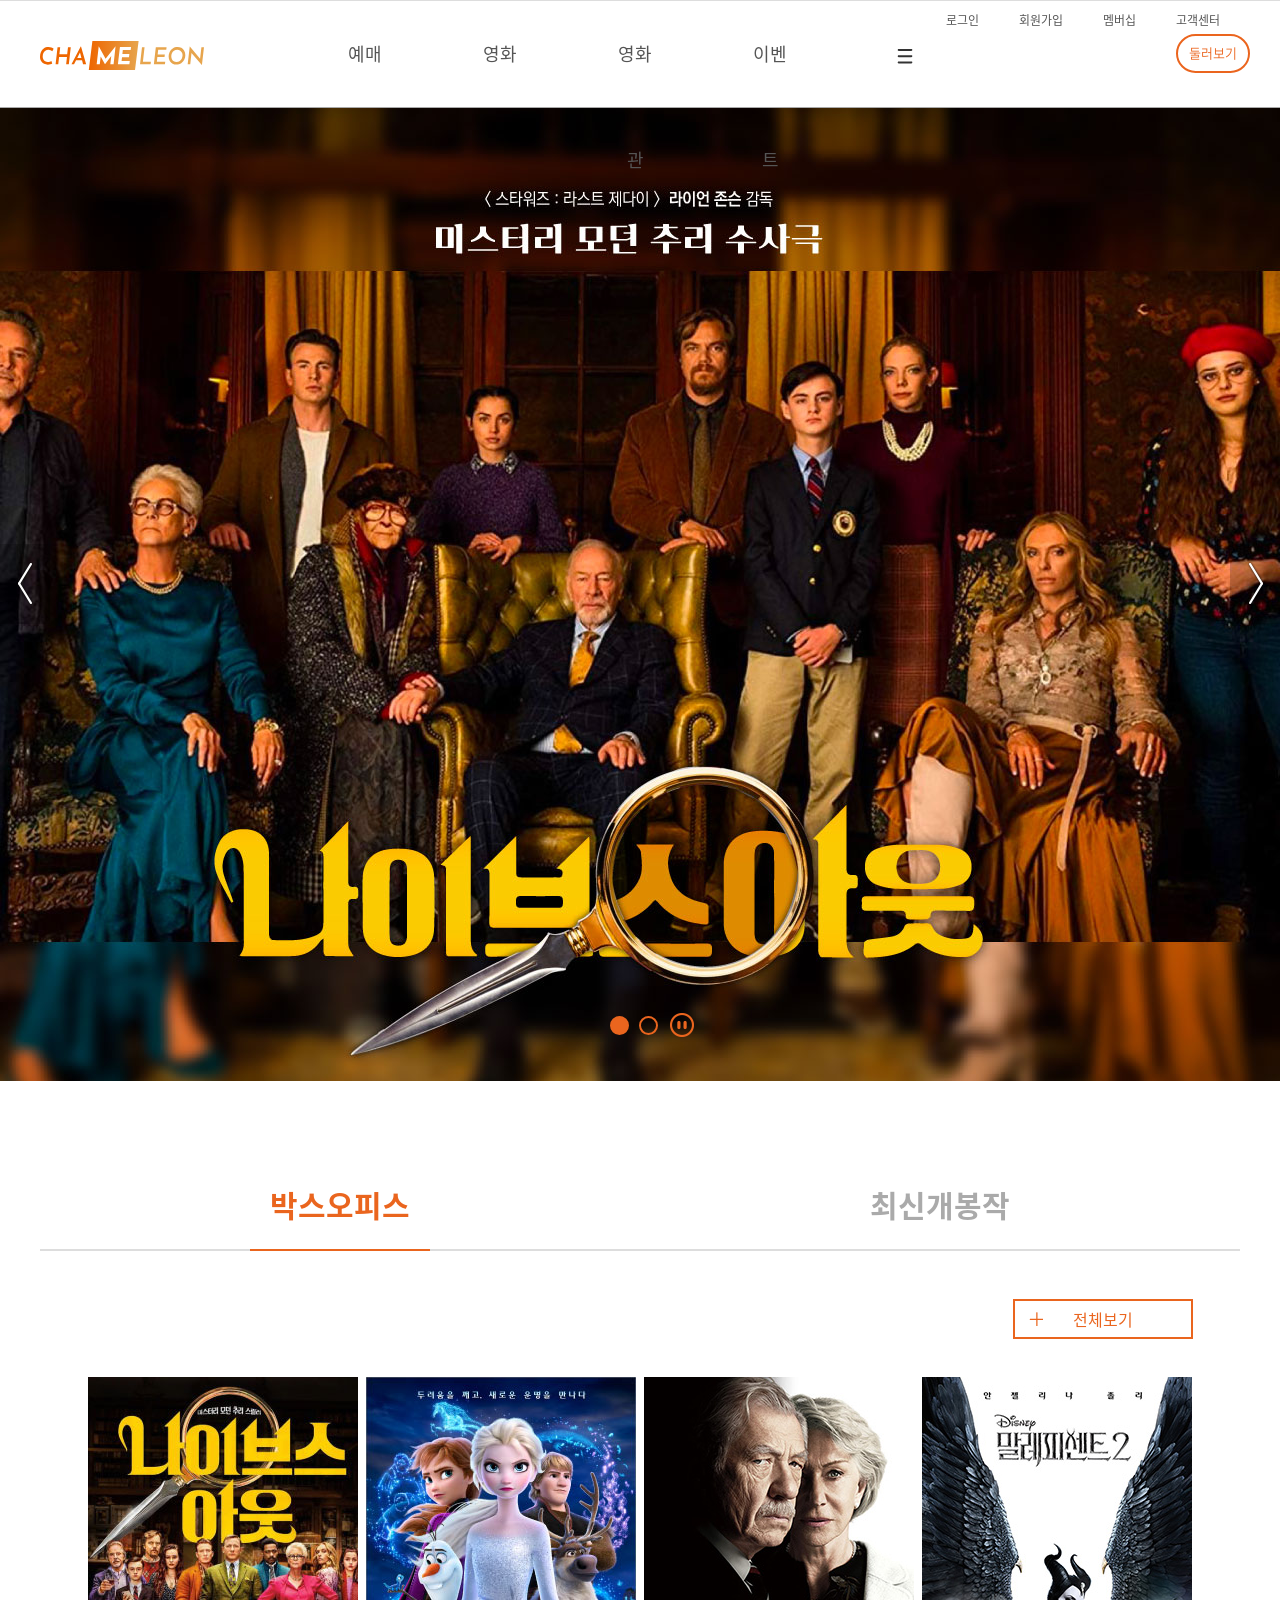
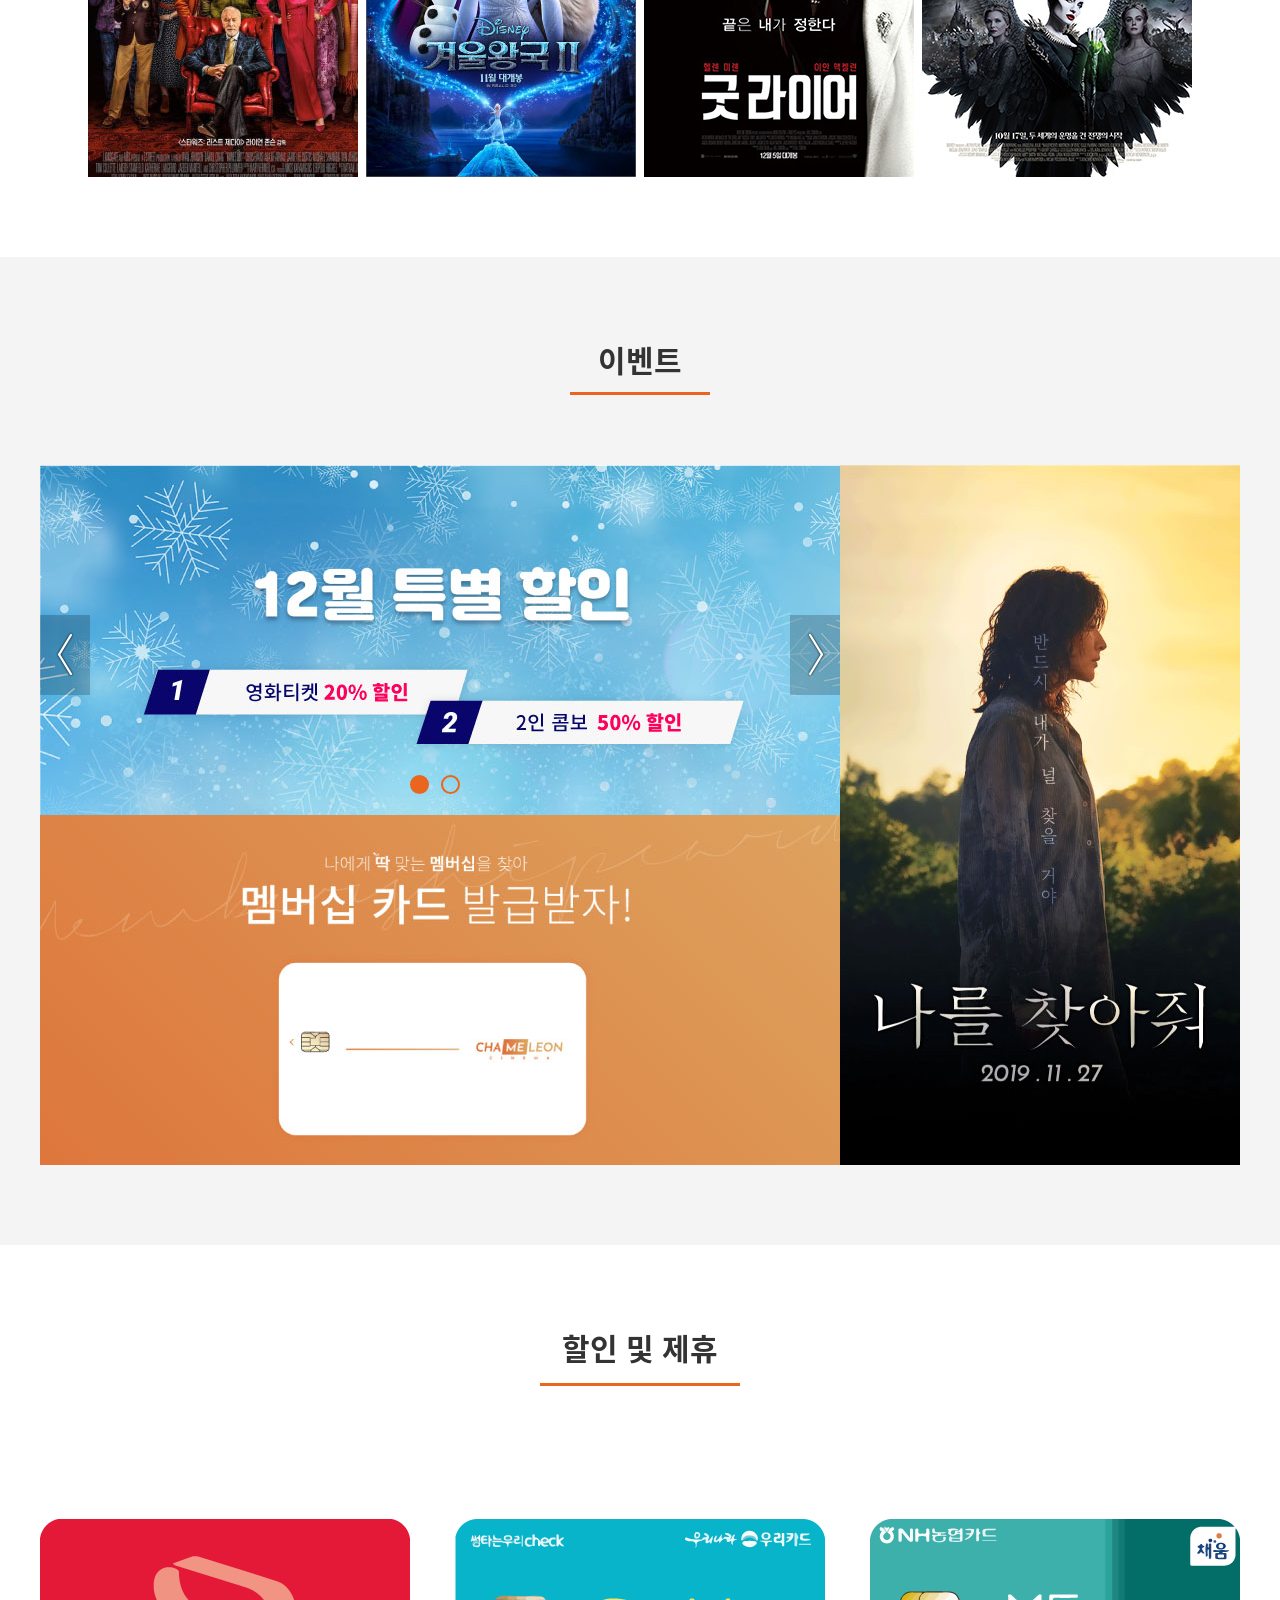
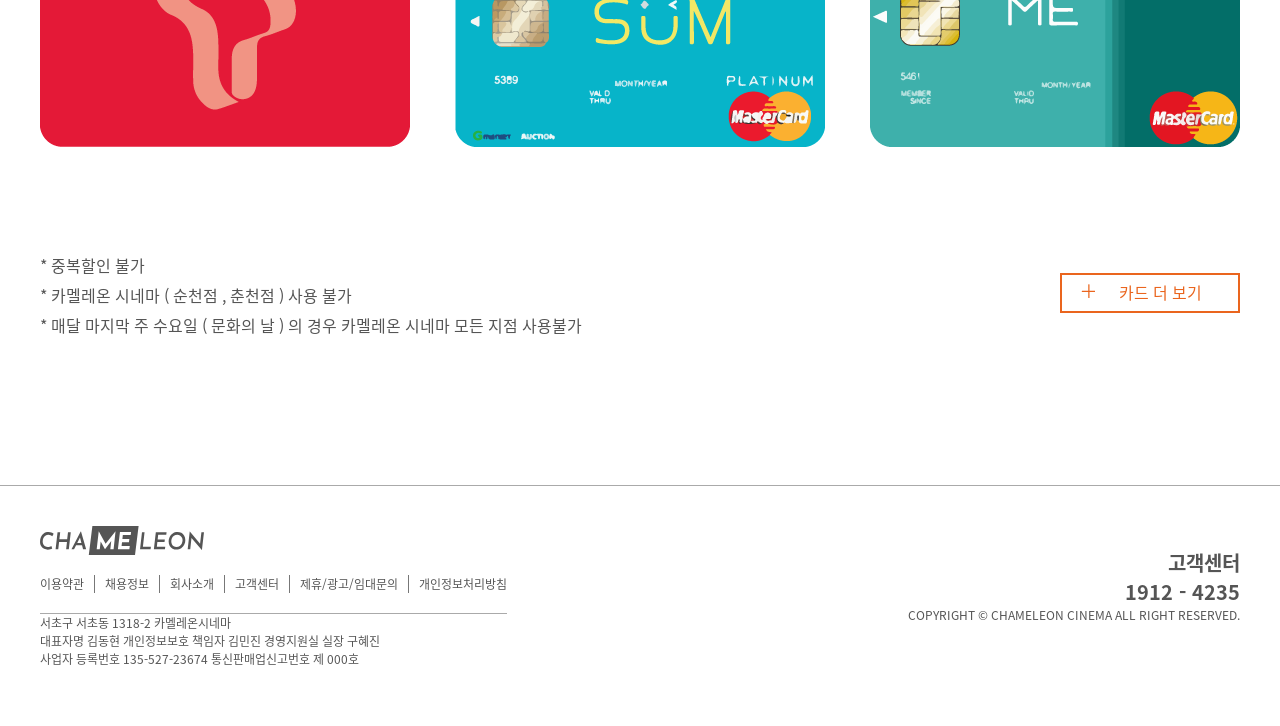
<file: index.html>
<!DOCTYPE html>
<html lang="ko">

<head>
    <meta charset="utf-8">
    <title>카멜레온시네마</title>
    <link rel="stylesheet" href="asset/css/common.css">
    <link rel="stylesheet" href="asset/css/index.css">
    <link rel="stylesheet" href="asset/css/featherlight.min.css">
    <link rel="stylesheet" href="asst/css/index_modal.css">
    <link rel="icon" href="asset/images/common/chamelieon.ico">
   
    <!--[if lt IE 9]>
        <script src="js/html5shiv.min.js"></script>
    <![endif]-->
    <script src="asset/js/jquery-1.12.4.min.js"></script>
    <script src="asset/js/jquery.bxslider.min.js"></script>
    <script src="asset/js/featherlight.min.js"></script>
    <script src="asset/js/tab.js"></script>
    <script src="asset/js/common.js"></script>
    <script>
        $(document).ready(function () {
            $('#content1 .moviePosterSlider').bxSlider({
                mode: "fade", // horizontal(기본값), vertical, fade
                auto: true, // false(기본값), true(자동실행)
                pause: 4000, // 4000(기본값 4초)
                autoControls: true, // false(기본값) 시작과 정지버튼 생성 autoHover(기본값 false) 마우스 올리면 멈춤
                ariaLive: true, // sr 사용자에게 변경된 정보를 알릴지 여부
                ariaHidden: true, // 보여지는 슬라이더 내용인지 여부
                prevText: "이전 슬라이더 보기",
                nextText: "다음 슬라이더 보기",
                startText: "애니메이션 시작",
                stopText: "애니메이션 정지"
            });

            $('#evtBaSliWarp .eventBannerSlider').bxSlider({
                mode: "fade", // horizontal(기본값), vertical, fade
                pause: 2000, // 4000(기본값 4초)
                ariaLive: true, // sr 사용자에게 변경된 정보를 알릴지 여부
                ariaHidden: true, // 보여지는 슬라이더 내용인지 여부
                prevText: "이전 슬라이더 보기",
                nextText: "다음 슬라이더 보기",
            });

            $('.modal3').featherlight();
        });
    </script>
</head>

<body>
    <div id="skip">
        <a href="#gnb">주메뉴 바로가기</a>
        <a href="#content2">본문바로가기</a>
    </div>
    <header id="header">
        <div id="header_wrap">
            <h1 class="logo fl_left">
                <a href="index.html">
                    <img src="asset/images/common/logo.svg" alt="카멜레온시네마 로고">
                </a>
            </h1>
            <div id="header_btn">
                <ul class="fl_right">
                    <li class="fl_left"><a href="">로그인</a></li>
                    <li class="fl_left"><a href="member/join.html">회원가입</a></li>
                    <li class="fl_left"><a href="membership/ms_guide.html">멤버십</a></li>
                    <li class="fl_left"><a href="notice/faq.html">고객센터</a></li>
                </ul>
            </div>
            <nav id="gnb" class="txt_cen cle_both:after">
                <ul>
                    <li><a href="reserve/r_quick.html">예매</a></li>
                    <li><a href="movie/recently.html">영화</a></li>
                    <li><a href="cinema/c_finder.html">영화관</a></li>
                    <li><a href="">이벤트</a></li>
                    <li class="all_Menu"><a href="#sitemap"><img src="asset/images/common/icon_menu.gif" alt="전체메뉴보기"></a></li>
                </ul>
            </nav>
        </div>
        <div id="sitemap" class="po_relat ">
            <div class="sitemap_box po_absol">
                <ul class="s_tit">
                    <li><a href="movie/recently.html">영화</a>
                        <ul>
                            <li><a href="">박스오피스</a></li>
                            <li><a href="movie/recently.html">최신개봉작</a></li>
                            <li><a href="">상영예정작</a></li>
                        </ul>
                    </li>
                    <li><a href="reserve/r_quick.html">예매</a>
                        <ul>
                            <li><a href="reserve/r_quick.html">빠른예매</a></li>
                            <li><a href="">미개봉 선예매</a></li>
                            <li><a href="">예매확인</a></li>
                        </ul>
                    </li>
                    <li><a href="cinema/c_finder.html">극장</a>
                        <ul>
                            <li><a href="cinema/c_finder.html">영화관 찾기</a></li>
                            <li><a href="">자주가는 영화관</a></li>
                            <li><a href="">특별관</a></li>
                        </ul>
                    </li>
                    <li><a href="">이벤트</a>
                        <ul>
                            <li><a href="">브랜드</a></li>
                            <li><a href="">영화</a></li>
                            <li><a href="">제휴</a></li>
                            <li><a href="">영화관</a></li>
                        </ul>
                    </li>
                    <li><a href="">스토어</a>
                        <ul>
                            <li><a href="">티켓</a></li>
                            <li><a href="">콤보</a></li>
                            <li><a href="">굿즈</a></li>
                        </ul>
                    </li>
                </ul>
                <ul class="b_tit">
                    <li><a href="membership/ms_guide.html">멤버십</a>
                        <ul>
                            <li><a href="membership/ms_guide.html">멤버십 안내</a></li>
                            <li><a href="">멤버십 카드</a></li>
                            <li><a href="">제휴카드</a></li>
                            <li><a href="">VIP</a></li>
                        </ul>
                    </li>
                    <li><a href="">회사소개</a>
                        <ul>
                            <li><a href="">회사소개</a></li>
                            <li><a href="">인재채용</a></li>
                            <li><a href="">광고 제휴 문의</a></li>
                            <li><a href="">경영</a></li>
                            <li><a href="">본사위치</a></li>
                        </ul>
                    </li>
                    <li><a href="member/join.html">회원서비스</a>
                        <ul>
                            <li><a href="member/join.html">회원가입</a></li>
                            <li><a href="">아이디 | 패스워드 찾기</a></li>
                            <li><a href="">개인정보 처리 방침</a></li>
                            <li><a href="">회원탈퇴</a></li>
                        </ul>
                    </li>
                    <li><a href="notice/faq.html">고객센터</a>
                        <ul>
                            <li><a href="notice/faq.html">자주 묻는 질문</a></li>
                            <li><a href="">공지사항</a></li>
                            <li><a href="notice/question.html">문의하기</a></li>
                            <li><a href="">분실문 문의 및 접수</a></li>
                            <li><a href="">단체 및 대관문의</a></li>
                        </ul>
                    </li>
                </ul>

            </div>
        </div>
    </header>
    <div class="wid1920 cnt1wrap">
        <section class="section" id="content1">
            <h2 class="hide">최근소식 슬라이더</h2>
            <ul class="moviePosterSlider">
                <li><a href="">나이브스 아웃 포스터</a></li>
                <li><a href="">굿 라이어 포스터</a></li>
            </ul>
        </section>
    </div>
    <div class="contain">
        <section class="section cle_both" id="content2">
            <h2 class="hide">상영중인 영화 목록</h2>
            <div id="movieTab" class="txt_cen">
                <ul class="tablist" role="tablist" aria-label="박스오피스/최신개봉작">
                    <li class="tab first fl_left" role="tab" id="tab1" aria-controls="tabpanel1">박스오피스</li>
                    <li class="tab last fl_left" role="tab" id="tab2" aria-controls="tabpanel2">최신개봉작</li>
                </ul>
                <div class="tabpanel" role="tabpanel" id="tabpanel1" aria-labelledby="tab1">
                    <div>
                        <a href="movie/recently.html" class="boder_bx">전체보기</a>
                    </div>
                    <ul>
                        <li class="over fl_left po_relat">
                            <img src="asset/images/main/movie_poster1.jpg" alt="">
                            <div class="po_absol boder_bx">
                                <strong>나이브스 아웃</strong>
                                <p>12세 관람가</p>
                                <a href="reserve/r_quick.html" class="">예매하기</a>
                                <a href="movie/recently.html" class="">상세보기</a>
                            </div>
                        </li>
                        <li class="over fl_left po_relat">
                            <img src="asset/images/main/movie_poster2.jpg" alt="">
                            <div class="po_absol boder_bx">
                                <strong>겨울왕국 2</strong>
                                <p>전체연령가</p>
                                <a href="reserve/r_quick.html" class="">예매하기</a>
                                <a href="movie/recently.html" class="">상세보기</a>
                            </div>
                        </li>
                        <li class="over fl_left po_relat">
                            <img src="asset/images/main/movie_poster3.jpg" alt="">
                            <div class="po_absol boder_bx">
                                <strong>굿 라이어</strong>
                                <p>15세 관람가</p>
                                <a href="reserve/r_quick.html" class="">예매하기</a>
                                <a href="movie/recently.html" class="">상세보기</a>
                            </div>
                        </li>
                        <li class="over fl_left po_relat">
                            <img src="asset/images/main/movie_poster4.jpg" alt="">
                            <div class="po_absol boder_bx">
                                <strong>말레피센트 2</strong>
                                <p>12세 관람가</p>
                                <a href="reserve/r_quick.html" class="">예매하기</a>
                                <a href="movie/recently.html" class="">상세보기</a>
                            </div>
                        </li>
                    </ul>
                </div>
                <div class="tabpanel" role="tabpanel" id="tabpanel2" aria-labelledby="tab2">
                    <div>
                        <a href="movie/recently.html" class="boder_bx">전체보기</a>
                    </div>
                    <ul>
                        <li class="over fl_left po_relat">
                            <img src="asset/images/main/movie_poster2.jpg" alt="">
                            <div class="po_absol boder_bx">
                                <strong>겨울왕국 2</strong>
                                <p>전체연령가</p>
                                <a href="reserve/r_quick.html" class="">예매하기</a>
                                <a href="movie/recently.html" class="">상세보기</a>
                            </div>
                        </li>
                        <li class="over fl_left po_relat">
                            <img src="asset/images/main/movie_poster5.jpg" alt="">
                            <div class="po_absol boder_bx">
                                <strong>82년생 김지영</strong>
                                <p>12세 관람가</p>
                                <a href="reserve/r_quick.html" class="">예매하기</a>
                                <a href="movie/recently.html" class="">상세보기</a>
                            </div>
                        </li>
                        <li class="over fl_left po_relat">
                            <img src="asset/images/main/movie_poster3.jpg" alt="">
                            <div class="po_absol boder_bx">
                                <strong>굿 라이어</strong>
                                <p>15세 관람가</p>
                                <a href="reserve/r_quick.html" class="">예매하기</a>
                                <a href="movie/recently.html" class="">상세보기</a>
                            </div>
                        </li>
                        <li class="over fl_left po_relat">
                            <img src="asset/images/main/movie_poster6.jpg" alt="">
                            <div class="po_absol boder_bx">
                                <strong>감쪽같은 그녀</strong>
                                <p>전체연령가</p>
                                <a href="reserve/r_quick.html" class="">예매하기</a>
                                <a href="movie/recently.html" class="">상세보기</a>
                            </div>
                        </li>
                    </ul>
                </div>
            </div>
        </section>
    </div>
    <div id="content3_wrap" class="wid1920">
        <section class="section txt_cen" id="content3">
            <h2 class="">이벤트</h2>
            <div id="img_wrap">
                <div id="evtBaSliWarp">
                    <ul class="eventBannerSlider">
                        <li><a href="">12월 특별할인</a></li>
                        <li><a href="">홀수 수요일 할인</a></li>
                    </ul>
                </div>
                <div>
                    <a href="">나를 찾아줘 이벤트</a>
                </div>
                <div>
                    <a href="">멤버십 카드 발급</a>
                </div>
            </div>
        </section>
    </div>
    <div class="contain po_relat">
        <section class="section" id="content4">
            <div id="con4_wrap">
                <div class="con4_tit">
                    <h3>할인 및 제휴</h3>
                </div>
                <ul>
                    <li>
                        <div class="overbox">
                            <div class="over">
                                <span>SKT</span>
                                <strong>T Membership 카드</strong>
                                <p>
                                    * 영화 3000원 할인 (월 1회)<br>
                                    * 매점 3000원 할인 (월 1회)
                                </p>
                            </div>
                        </div>
                    </li>
                    <li>
                        <div class="overbox">
                            <div class="over">
                                <span>우리은행</span>
                                <strong>썸타는 우리 Check카드</strong>
                                <p>
                                    * 현장예매 1000원 할인 (1일 1회)<br>
                                    * 영화 3000원 할인 (월 1회)
                                </p>
                            </div>
                        </div>
                    </li>
                    <li>
                        <div class="overbox">
                            <div class="over">
                                <span>NH농협</span>
                                <strong>ME, ME 카드 </strong>
                                <p>
                                    * 온라인 결제 시 2000원 할인<br>
                                    * 2D 영화 4000원 할인 (월 1회)
                                </p>
                            </div>
                        </div>
                    </li>
                </ul>
                <span>
                    * 중복할인 불가<br>
                    * 카멜레온 시네마 ( 순천점 , 춘천점 ) 사용 불가<br>
                    * 매달 마지막 주 수요일 ( 문화의 날 ) 의 경우 카멜레온 시네마 모든 지점 사용불가
                </span>
                <a href="">카드 더 보기</a>
            </div>
        </section>
    </div>

    <div class="wid1920">
        <footer id="footer">
            <div class="footerbox">
                <h1 class="logo">
                    <a href="index.html">
                        <img src="asset/images/common/logo_footer.svg" alt="카멜레온시네마 로고">
                    </a>
                </h1>
                <ul class="cle_both">
                    <li>이용약관</li>
                    <li>채용정보</li>
                    <li>회사소개</li>
                    <li><a href="notice/faq.html">고객센터</a></li>
                    <li>제휴/광고/임대문의</li>
                    <li>개인정보처리방침</li>
                </ul>
                <address>
                    서초구 서초동 1318-2 카멜레온시네마
                </address>
                <p>
                    대표자명 김동현 개인정보보호 책임자 김민진 경영지원실 실장 구혜진<br>
                    사업자 등록번호 135-527-23674 통신판매업신고번호 제 000호
                </p>
                <div class="footer_txt">
                    <strong>고객센터<br>1912 - 4235</strong>
                    <p class="copyR">
                        COPYRIGHT &copy; CHAMELEON CINEMA ALL RIGHT RESERVED.
                    </p>
                </div>
            </div>
        </footer>
    </div>

    <div id="guideBox">
        <a class="modal3" type="button" href=".mdcnt_g">둘러보기</a>
        <div class="mdcnt_g po_relat boder_bx">
            <h4>구현한 페이지</h4>
            <div class="sitemap_box po_absol">
                <ul class="s_tit">
                    <li><a href="movie/recently.html">영화</a>
                        <ul>
                            <li>박스오피스</li>
                            <li class="make_page"><a href="movie/recently.html">최신개봉작</a></li>
                            <li><a href="">상영예정작</li>
                        </ul>
                    </li>
                    <li><a href="reserve/r_quick.html">예매</a>
                        <ul>
                            <li class="make_page"><a href="reserve/r_quick.html">빠른예매</a></li>
                            <li>미개봉 선예매</li>
                            <li>예매확인</li>
                        </ul>
                    </li>
                    <li><a href="cinema/c_finder.html">극장</a>
                        <ul>
                            <li class="make_page"><a href="cinema/c_finder.html">영화관 찾기</a></li>
                            <li>자주가는 영화관</li>
                            <li>특별관</li>
                        </ul>
                    </li>
                    <li>이벤트
                        <ul>
                            <li>브랜드</li>
                            <li>영화</li>
                            <li>제휴</li>
                            <li>영화관</li>
                        </ul>
                    </li>
                    <li>스토어
                        <ul>
                            <li>티켓</li>
                            <li>콤보</li>
                            <li>굿즈</li>
                        </ul>
                    </li>
                </ul>
                <ul class="b_tit">
                    <li><a href="membership/ms_guide.html">멤버십</a>
                        <ul>
                            <li class="make_page"><a href="membership/ms_guide.html">멤버십 안내</a></li>
                            <li>멤버십 카드</li>
                            <li>제휴카드</li>
                            <li>VIP</li>
                        </ul>
                    </li>
                    <li>회사소개</a>
                        <ul>
                            <li>회사소개</li>
                            <li>인재채용</li>
                            <li>광고 제휴 문의</li>
                            <li>경영</li>
                            <li>본사위치</li>
                        </ul>
                    </li>
                    <li><a href="member/join.html">회원서비스</a>
                        <ul>
                            <li class="make_page" ><a href="member/join.html">회원가입</li>
                            <li>아이디 | 패스워드 찾기</li>
                            <li>개인정보 처리 방침</li>
                            <li>회원탈퇴</li>
                        </ul>
                    </li>
                    <li><a href="notice/faq.html">고객센터</a>
                        <ul>
                            <li class="make_page"><a href="notice/faq.html">자주 묻는 질문</li>
                            <li>공지사항</li>
                            <li class="make_page"><a href="notice/question.html">문의하기</li>
                            <li>분실문 문의 및 접수</li>
                            <li>단체 및 대관문의</li>
                        </ul>
                    </li>
                </ul>
    </div>
</body>

</html>
</file>
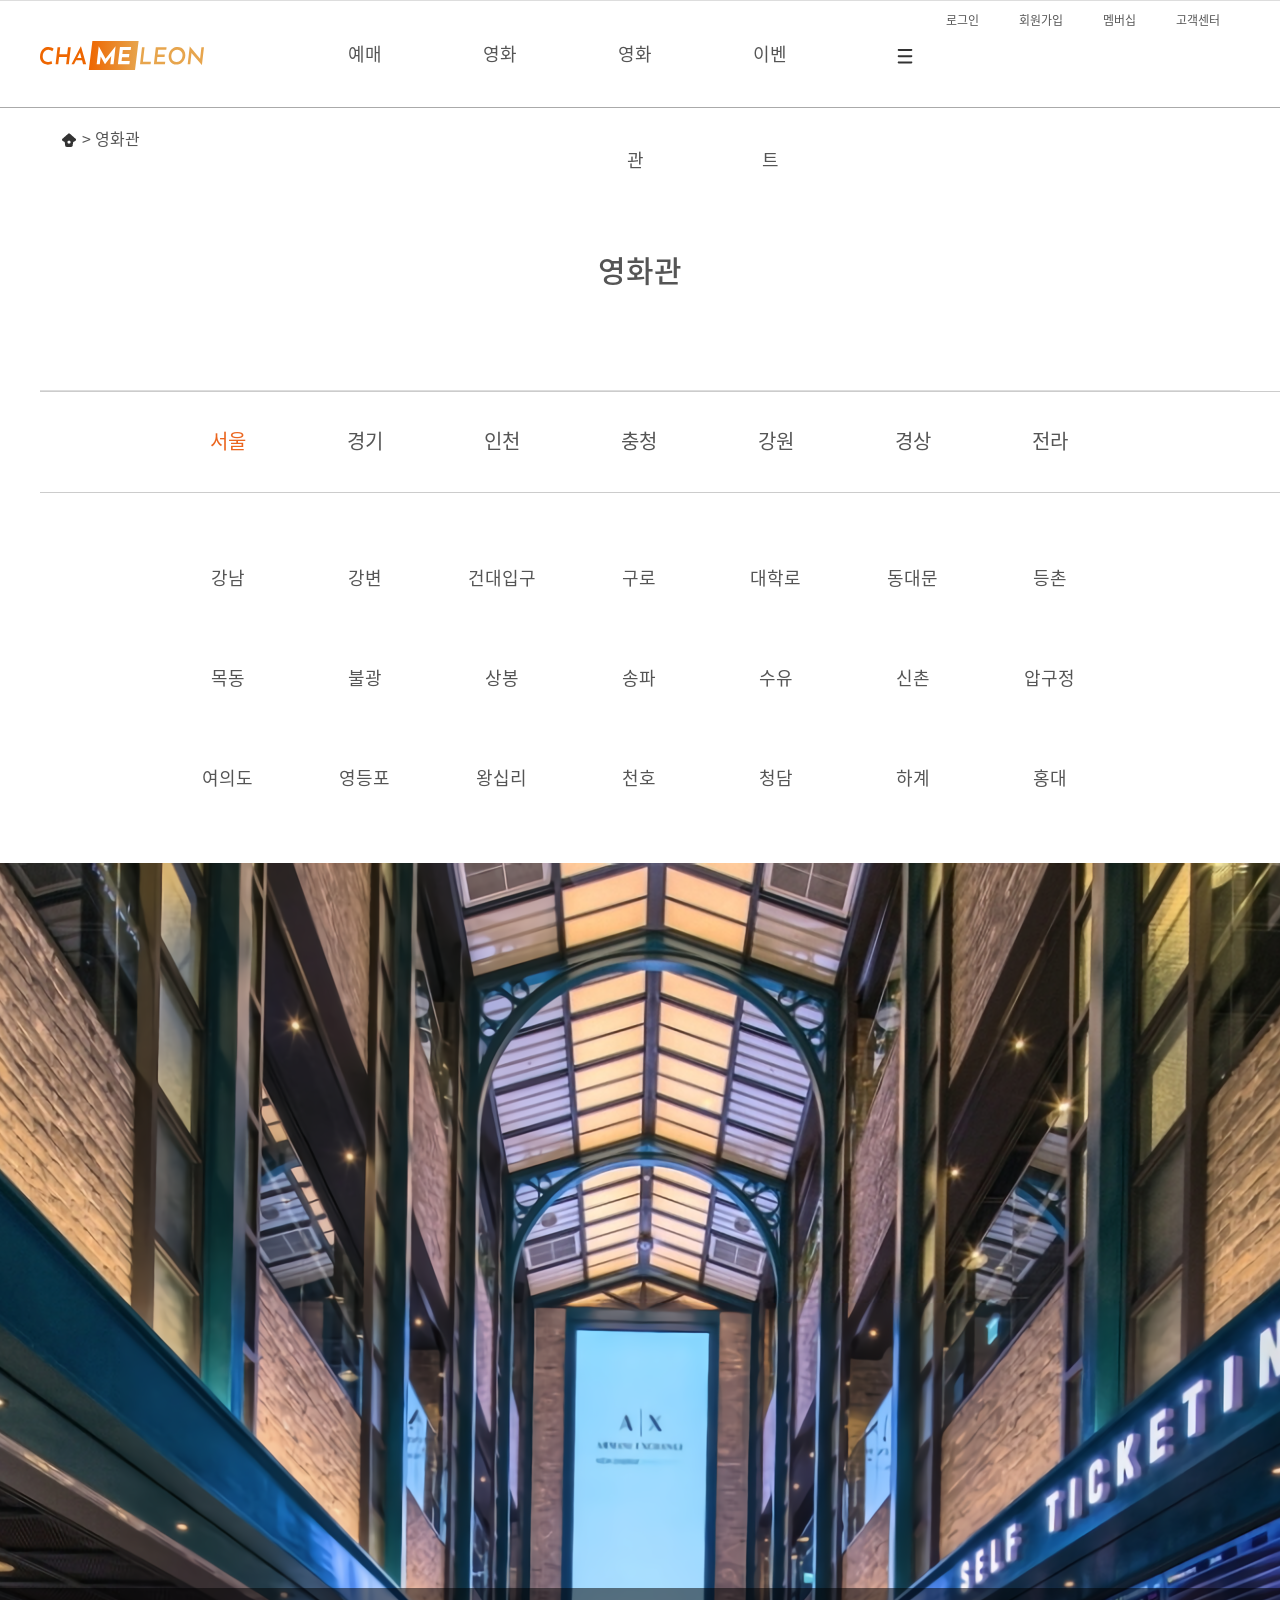
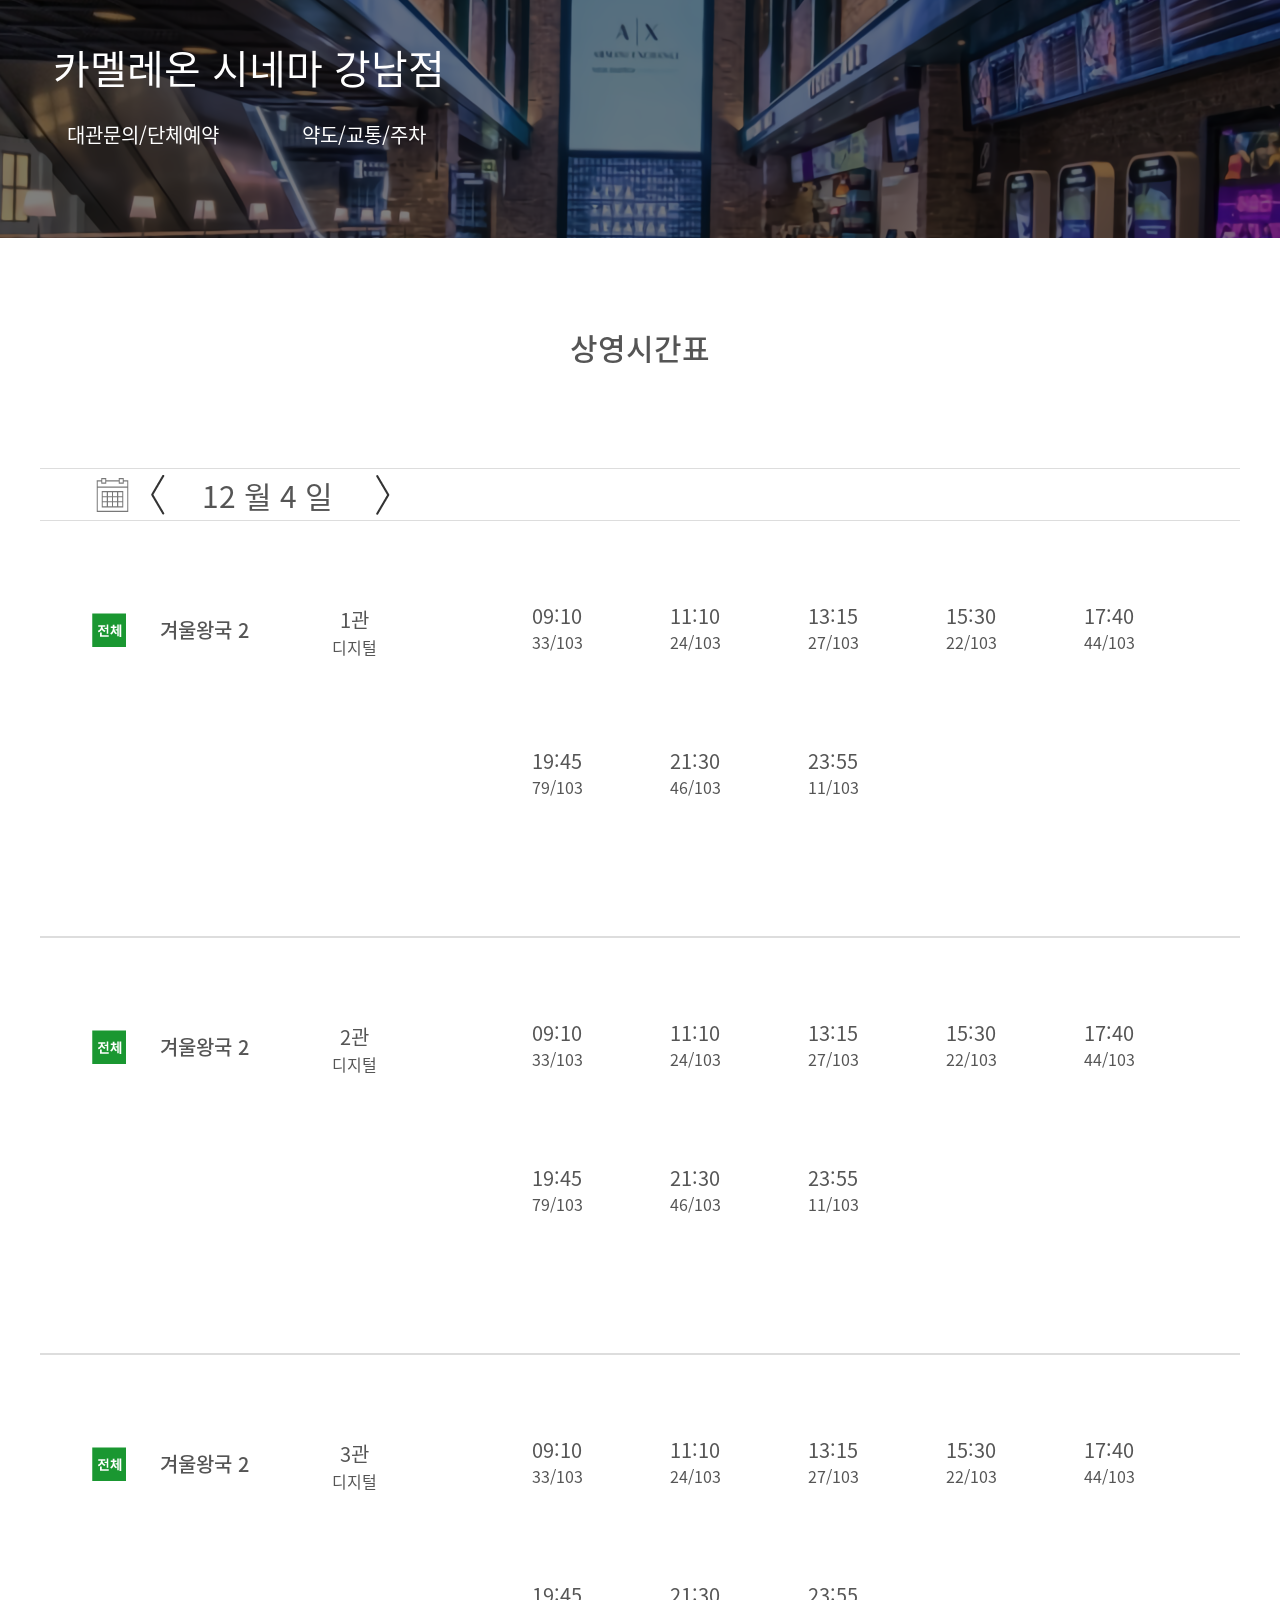
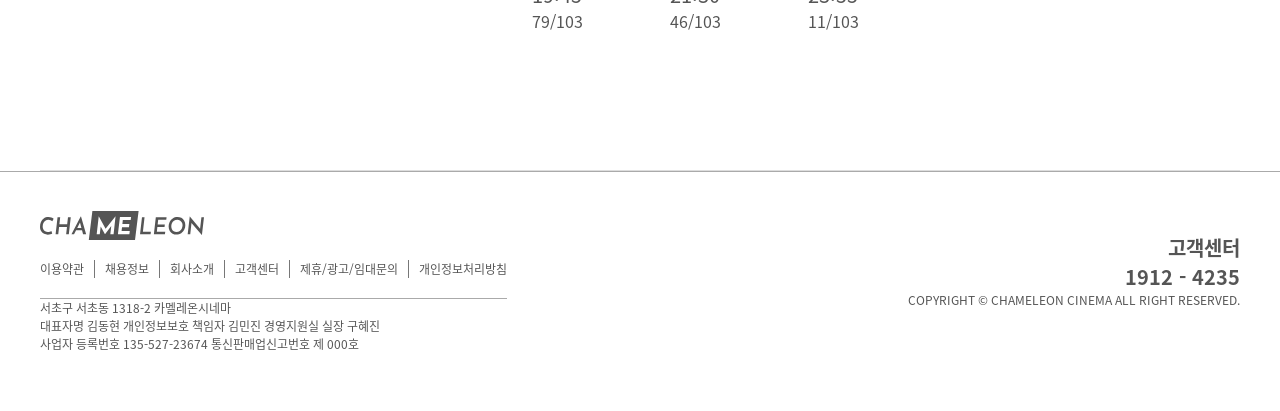
<file: cinema/c_finder.html>
<!DOCTYPE html>
<html lang="ko">

<head>
    <meta charset="utf-8">
    <title>1:1문의 : 고객센터 : 카멜레온시네마</title>
    <link rel="stylesheet" href="../asset/css/common.css">
    <link rel="stylesheet" href="../asset/css/sub.css">
    <link rel="stylesheet" href="../asset/css/kdh.css">
    <link rel="icon" href="../asset/images/common/chamelieon.ico">
    <style>

    </style>
    <!--[if lt IE 9]>
        <script src="js/html5shiv.min.js"></script>
    <![endif]-->
    <script src="../asset/js/jquery-1.12.4.min.js"></script>
    <script src="../asset/js/tab.js"></script>
    <script src="../asset/js/common.js"></script>
    <script src="../asset/js/finder.js"></script>
    <!-- <script src="../asset/js/jquery.bxslider.min.js"></script> -->

</head>

<body>
    <div id="skip">
        <a href="#gnb">주메뉴 바로가기</a>
        <a href="#su_tit">본문바로가기</a>
    </div>

    <header id="header">
        <div id="header_wrap">
            <h1 class="logo fl_left">
                <a href="../index.html">
                    <img src="../asset/images/common/logo.svg" alt="카멜레온시네마 로고">
                </a>
            </h1>
            <div id="header_btn">
                <ul class="fl_right">
                    <li class="fl_left"><a href="">로그인</a></li>
                    <li class="fl_left"><a href="../member/join.html">회원가입</a></li>
                    <li class="fl_left"><a href="../membership/ms_guaid.html">멤버십</a></li>
                    <li class="fl_left"><a href="../notice/faq.html">고객센터</a></li>
                </ul>
            </div>
            <nav id="gnb" class="txt_cen cle_both:after">
                <ul>
                    <li><a href="../reserve/r_quick.html">예매</a></li>
                    <li><a href="../movie/recently.html">영화</a></li>
                    <li><a href="../cinema/c_finder.html">영화관</a></li>
                    <li><a href="">이벤트</a></li>
                    <li class="all_Menu"><a href="#sitemap"><img src="../asset/images/common/icon_menu.gif"
                                alt="전체메뉴보기"></a></li>
                </ul>
            </nav>
        </div>
        <div id="sitemap" class="po_relat">
            <div class="sitemap_box po_absol">
                <ul class="s_tit">
                    <li><a href="../movie/recently.html">영화</a>
                        <ul>
                            <li><a href="">박스오피스</a></li>
                            <li><a href="../movie/recently.html">최신개봉작</a></li>
                            <li><a href="">상영예정작</a></li>
                        </ul>
                    </li>
                    <li><a href="../reserve/r_quick.html">예매</a>
                        <ul>
                            <li><a href="../reserve/r_quick.html">빠른예매</a></li>
                            <li><a href="">미개봉 선예매</a></li>
                            <li><a href="">예매확인</a></li>
                        </ul>
                    </li>
                    <li><a href="../cinema/c_finder.html">극장</a>
                        <ul>
                            <li><a href="../cinema/c_finder.html">영화관 찾기</a></li>
                            <li><a href="">자주가는 영화관</a></li>
                            <li><a href="">특별관</a></li>
                        </ul>
                    </li>
                    <li><a href="">이벤트</a>
                        <ul>
                            <li><a href="">브랜드</a></li>
                            <li><a href="">영화</a></li>
                            <li><a href="">제휴</a></li>
                            <li><a href="">영화관</a></li>
                        </ul>
                    </li>
                    <li><a href="">스토어</a>
                        <ul>
                            <li><a href="">티켓</a></li>
                            <li><a href="">콤보</a></li>
                            <li><a href="">굿즈</a></li>
                        </ul>
                    </li>
                </ul>
                <ul class="b_tit">
                    <li><a href="../membership/ms_guide.html">멤버십</a>
                        <ul>
                            <li><a href="../membership/ms_guide.html">멤버십 안내</a></li>
                            <li><a href="">멤버십 카드</a></li>
                            <li><a href="">제휴카드</a></li>
                            <li><a href="">VIP</a></li>
                        </ul>
                    </li>
                    <li><a href="">회사소개</a>
                        <ul>
                            <li><a href="">회사소개</a></li>
                            <li><a href="">인재채용</a></li>
                            <li><a href="">광고 제휴 문의</a></li>
                            <li><a href="">경영</a></li>
                            <li><a href="">본사위치</a></li>
                        </ul>
                    </li>
                    <li><a href="../member/join.html">회원서비스</a>
                        <ul>
                            <li><a href="../member/join.html">회원가입</a></li>
                            <li><a href="">아이디 | 패스워드 찾기</a></li>
                            <li><a href="">개인정보 처리 방침</a></li>
                            <li><a href="">회원탈퇴</a></li>
                        </ul>
                    </li>
                    <li><a href="../notice/faq.html">고객센터</a>
                        <ul>
                            <li><a href="../notice/faq.html">자주 묻는 질문</a></li>
                            <li><a href="">공지사항</a></li>
                            <li><a href="../notice/question.html">문의하기</a></li>
                            <li><a href="">분실문 문의 및 접수</a></li>
                            <li><a href="">단체 및 대관문의</a></li>
                        </ul>
                    </li>
                </ul>

            </div>
        </div>
    </header>

    <section id="subpage_content" class="contain po_relat">
        <div id="location_bar">
            <a href="../index.html"><img src="../asset/images/common/icon_home.gif" alt="홈 아이콘"></a> &gt; 영화관
        </div>
        <h2 id="su_tit" class="txt_cen">영화관</h2>

        <div id="cinemaTab">
            <ul class="tablist" role="tablist" aria-label="영화관 선택">
                <li id="tab1" class="tab first" role="tab" aria-controls="tabpanel1">서울</li>
                <li id="tab2" class="tab" role="tab" aria-controls="tabpanel2">경기</li>
                <li id="tab3" class="tab" role="tab" aria-controls="tabpanel3">인천</li>
                <li id="tab4" class="tab" role="tab" aria-controls="tabpanel4">충청</li>
                <li id="tab5" class="tab" role="tab" aria-controls="tabpanel5">강원</li>
                <li id="tab6" class="tab" role="tab" aria-controls="tabpanel6">경상</li>
                <li id="tab7" class="tab last" role="tab" aria-controls="tabpanel7">전라</li>
            </ul>
            <div id="tabpanel1" class="tabpanel" role="tabpanel" aria-labelledby="tab1">
                <ul class="">
                    <li><a href="">강남</a></li>
                    <li><a href="">강변</a></li>
                    <li><a href="">건대입구</a></li>
                    <li><a href="">구로</a></li>
                    <li><a href="">대학로</a></li>
                    <li><a href="">동대문</a></li>
                    <li><a href="">등촌</a></li>
                </ul>
                <ul class="">
                    <li><a href="">목동</a></li>
                    <li><a href="">불광</a></li>
                    <li><a href="">상봉</a></li>
                    <li><a href="">송파</a></li>
                    <li><a href="">수유</a></li>
                    <li><a href="">신촌</a></li>
                    <li><a href="">압구정</a></li>
                </ul>
                <ul class="">
                    <li><a href="">여의도</a></li>
                    <li><a href="">영등포</a></li>
                    <li><a href="">왕십리</a></li>
                    <li><a href="">천호</a></li>
                    <li><a href="">청담</a></li>
                    <li><a href="">하계</a></li>
                    <li><a href="">홍대</a></li>
                </ul>
            </div>
            <div id="tabpanel2" class="tabpanel" role="tabpanel" aria-labelledby="tab2">
                <ul class="">
                    <li><a href="">경기광주</a></li>
                    <li><a href="">광교상현</a></li>
                    <li><a href="">광명철산</a></li>
                    <li><a href="">구리</a></li>
                    <li><a href="">김포</a></li>
                    <li><a href="">김포운양</a></li>
                    <li><a href="">김포풍무</a></li>
                </ul>
                <ul class="">
                    <li><a href="">부천</a></li>
                    <li><a href="">부천역</a></li>
                    <li><a href="">북수원</a></li>
                    <li><a href="">서현</a></li>
                    <li><a href="">소풍</a></li>
                    <li><a href="">수원</a></li>
                    <li><a href="">시흥</a></li>
                </ul>
                <ul class="">
                    <li><a href="">안산</a></li>
                    <li><a href="">야탑</a></li>
                    <li><a href="">역곡</a></li>
                    <li><a href="">용인</a></li>
                    <li><a href="">의정부</a></li>
                    <li><a href="">판교</a></li>
                    <li><a href="">평택소사</a></li>
                </ul>
            </div>
            <div id="tabpanel3" class="tabpanel" role="tabpanel" aria-labelledby="tab3">
                <ul class="">
                    <li><a href="">계양</a></li>
                    <li><a href="">남주안</a></li>
                    <li><a href="">부평</a></li>
                    <li><a href="">연수역</a></li>
                    <li><a href="">인천</a></li>
                    <li><a href="">인천공항</a></li>
                    <li><a href="">인천논현</a></li>
                </ul>
                <ul class="">
                    <li><a href="">인천연수</a></li>
                    <li><a href="">주안역</a></li>
                    <li><a href="">청라</a></li>
                </ul>
                <ul class=""></ul>
            </div>
            <div id="tabpanel4" class="tabpanel" role="tabpanel" aria-labelledby="tab4">
                <ul class="">
                    <li><a href="">당진</a></li>
                    <li><a href="">대전</a></li>
                    <li><a href="">대전가수원</a></li>
                    <li><a href="">대전가오</a></li>
                    <li><a href="">대전탄방</a></li>
                    <li><a href="">대전터미널</a></li>
                    <li><a href="">보령</a></li>
                </ul>
                <ul class="">
                    <li><a href="">서산</a></li>
                    <li><a href="">세종</a></li>
                    <li><a href="">유성노은</a></li>
                    <li><a href="">천안</a></li>
                    <li><a href="">천안터미널</a></li>
                    <li><a href="">천안펜타포트</a></li>
                    <li><a href="">청주(서문)</a></li>
                </ul>
                <ul class="">
                    <li><a href="">청주성안길</a></li>
                    <li><a href="">청주율량</a></li>
                    <li><a href="">청주지웰시티</a></li>
                    <li><a href="">청주터미널</a></li>
                    <li><a href="">충북혁신</a></li>
                    <li><a href="">홍성</a></li>
                </ul>
            </div>
            <div id="tabpanel5" class="tabpanel" role="tabpanel" aria-labelledby="tab5">
                <ul class="">
                    <li><a href="">강릉</a></li>
                    <li><a href="">원주</a></li>
                    <li><a href="">인제</a></li>
                    <li><a href="">춘천</a></li>
                    <li><a href="">춘천명동</a></li>
                </ul>
                <ul class=""></ul>
                <ul class=""></ul>
            </div>
            <div id="tabpanel6" class="tabpanel" role="tabpanel" aria-labelledby="tab6">
                <ul class="">
                    <li><a href="">거제</a></li>
                    <li><a href="">구미</a></li>
                    <li><a href="">김천율곡</a></li>
                    <li><a href="">김해</a></li>
                    <li><a href="">남포</a></li>
                    <li><a href="">대구</a></li>
                    <li><a href="">대구수성</a></li>
                </ul>
                <ul class="">
                    <li><a href="">대구스타디움</a></li>
                    <li><a href="">대구아카데미</a></li>
                    <li><a href="">대구월성</a></li>
                    <li><a href="">대연</a></li>
                    <li><a href="">동래</a></li>
                    <li><a href="">마산</a></li>
                    <li><a href="">서면</a></li>
                </ul>
                <ul class="">
                    <li><a href="">양산</a></li>
                    <li><a href="">울산</a></li>
                    <li><a href="">울산신천</a></li>
                    <li><a href="">창원</a></li>
                    <li><a href="">통영</a></li>
                    <li><a href="">포항</a></li>
                    <li><a href="">해운대</a></li>
                </ul>
            </div>
            <div id="tabpanel7" class="tabpanel" role="tabpanel" aria-labelledby="tab7">
                <ul class="">
                    <li><a href="">광양</a></li>
                    <li><a href="">광주</a></li>
                    <li><a href="">광주상무</a></li>
                    <li><a href="">광주터미널</a></li>
                    <li><a href="">광주하남</a></li>
                    <li><a href="">군산</a></li>
                    <li><a href="">나주</a></li>
                </ul>
                <ul class="">
                    <li><a href="">목포</a></li>
                    <li><a href="">목포평화광장</a></li>
                    <li><a href="">서천주</a></li>
                    <li><a href="">순천</a></li>
                    <li><a href="">순천신대</a></li>
                    <li><a href="">여수</a></li>
                    <li><a href="">익산</a></li>
                </ul>
                <ul class="">
                    <li><a href="">전주고사</a></li>
                    <li><a href="">전주효자</a></li>
                    <li><a href="">정읍</a></li>
                    <li><a href="">제주</a></li>
                </ul>
            </div>
        </div>
    </section>

    <section id="c_finder_cnt2">
        <div class="cnt2 po_relat">
            <div id="opaBox">
                <div class="opaTxt contain">
                    <h3>카멜레온 시네마 강남점</h3>
                    <a href="">대관문의/단체예약</a>
                    <a href="">약도/교통/주차</a>
                </div>
            </div>
        </div>
    </section>

    <section id="timeTable">
        <div class="timeTable contain">
            <h2 class="txt_cen">상영시간표</h2>

            <div class="printDate po_relat">
                <button type="button"><img src="../asset/images/cinema/calendar.png" alt="날짜선택 달력 아이콘"></button>
                <button class="prevBtn" type="button"><img src="../asset/images/common/icon_big_left.gif" alt="이전"></button>
                <span class="pDate">
                    <span class="mon"></span>
                    <span>월 </span>
                    <span class="day"></span>
                    <span>일</span>
                </span>
                <button type="button"><img src="../asset/images/common/icon_big_right.gif" alt="다음"></button>

                <table id="calendar" class="po_absol">
                    <caption>날짜선택을 할 수 있는 달력입니다.</caption>
                    <thead>
                        <tr>
                            <th scope="col"><button type="button"><img src="../asset/images/common/icon_left.gif" alt="이전달보기"></button></th>
                            <th scope="col" colspan="5" id="tbCalendarYM"></th>
                            <th scope="col"><button type="button"><img src="../asset/images/common/icon_right.gif" alt="다음달보기"></button></th>
                        </tr>
                    </thead>
                    <tbody>
                        <tr>
                            <th scope="col">일</th>
                            <th scope="col">월</th>
                            <th scope="col">화</th>
                            <th scope="col">수</th>
                            <th scope="col">목</th>
                            <th scope="col">금</th>
                            <th scope="col">토</th>
                        </tr>
                    </tbody>
                </table>
            </div>
            <div class="mvListArea">
                <div class="mvInfo boder_bx">
                    <img src="../asset/images/reserve/movie_age.gif" alt="전체연령가">
                    <h3>겨울왕국 2</h3>
                    <div class="room">
                        <p>1관</p><span>디지털</span>
                    </div>
                </div>
                <div class="mvTime boder_bx">
                    <ul>
                        <li><a href="" role="button" title="좌석보기"><span>09:10</span>33/103</a></li>
                        <li><a href="" role="button" title="좌석보기"><span>11:10</span>24/103</a></li>
                        <li><a href="" role="button" title="좌석보기"><span>13:15</span>27/103</a></li>
                        <li><a href="" role="button" title="좌석보기"><span>15:30</span>22/103</a></li>
                        <li><a href=""><span>17:40</span>44/103</a></li>
                    </ul>
                    <ul>
                        <li><a href="" role="button" title="좌석보기"><span>19:45</span>79/103</a></li>
                        <li><a href="" role="button" title="좌석보기"><span>21:30</span>46/103</a></li>
                        <li><a href="" role="button" title="좌석보기"><span>23:55</span>11/103</a></li>
                    </ul>
                </div>
            </div>
            <div class="mvListArea">
                <div class="mvInfo boder_bx">
                    <img src="../asset/images/reserve/movie_age.gif" alt="전체연령가">
                    <h3>겨울왕국 2</h3>
                    <div class="room">
                        <p>2관</p><span>디지털</span>
                    </div>
                </div>
                <div class="mvTime boder_bx">
                    <ul>
                        <li><a href="" role="button" title="좌석보기"><span>09:10</span>33/103</a></li>
                        <li><a href="" role="button" title="좌석보기"><span>11:10</span>24/103</a></li>
                        <li><a href="" role="button" title="좌석보기"><span>13:15</span>27/103</a></li>
                        <li><a href="" role="button" title="좌석보기"><span>15:30</span>22/103</a></li>
                        <li><a href="" role="button" title="좌석보기"><span>17:40</span>44/103</a></li>
                    </ul>
                    <ul>
                        <li><a href="" role="button" title="좌석보기"><span>19:45</span>79/103</a></li>
                        <li><a href="" role="button" title="좌석보기"><span>21:30</span>46/103</a></li>
                        <li><a href="" role="button" title="좌석보기"><span>23:55</span>11/103</a></li>
                    </ul>
                </div>
            </div>
            <div class="mvListArea">
                <div class="mvInfo boder_bx">
                    <img src="../asset/images/reserve/movie_age.gif" alt="전체연령가">
                    <h3>겨울왕국 2</h3>
                    <div class="room">
                        <p>3관</p><span>디지털</span>
                    </div>
                </div>
                <div class="mvTime boder_bx">
                    <ul>
                        <li><a href="" role="button" title="좌석보기"><span>09:10</span>33/103</a></li>
                        <li><a href="" role="button" title="좌석보기"><span>11:10</span>24/103</a></li>
                        <li><a href="" role="button" title="좌석보기"><span>13:15</span>27/103</a></li>
                        <li><a href="" role="button" title="좌석보기"><span>15:30</span>22/103</a></li>
                        <li><a href="" role="button" title="좌석보기"><span>17:40</span>44/103</a></li>
                    </ul>
                    <ul>
                        <li><a href="" role="button" title="좌석보기"><span>19:45</span>79/103</a></li>
                        <li><a href="" role="button" title="좌석보기"><span>21:30</span>46/103</a></li>
                        <li><a href="" role="button" title="좌석보기"><span>23:55</span>11/103</a></li>
                    </ul>
                </div>
            </div>
        </div>

    </section>
    <div class="minimap po_absol txt_cen">
        <h4>카멜레온 강남점</h4> <!-- 하단 보더 font-size 26px-->
        <strong>Screen</strong>
        <div id="pSe" class="seat"> <!-- 좌석 15x15 좌석간 여백 4px -->
            
        </div>
        <strong>15:30 ~ 17:20</strong> <!-- 상단보더 -->
    </div>
    <div class="wid1920">
        <footer id="footer">
            <div class="footerbox">
                <h1 class="logo">
                    <a href="../index.html">
                        <img src="../asset/images/common/logo_footer.svg" alt="카멜레온시네마 로고">
                    </a>
                </h1>
                <ul class="cle_both">
                    <li>이용약관</li>
                    <li>채용정보</li>
                    <li>회사소개</li>
                    <li><a href="../notice/faq.html">고객센터</a></li>
                    <li>제휴/광고/임대문의</li>
                    <li>개인정보처리방침</li>
                </ul>
                <address>
                    서초구 서초동 1318-2 카멜레온시네마
                </address>
                <p>
                    대표자명 김동현 개인정보보호 책임자 김민진 경영지원실 실장 구혜진<br>
                    사업자 등록번호 135-527-23674 통신판매업신고번호 제 000호
                </p>
                <div class="footer_txt">
                    <strong>고객센터<br>1912 - 4235</strong>
                    <p class="copyR">
                        COPYRIGHT &copy; CHAMELEON CINEMA ALL RIGHT RESERVED.
                    </p>
                </div>
            </div>
        </footer>
    </div>

</body>

</html>
</file>
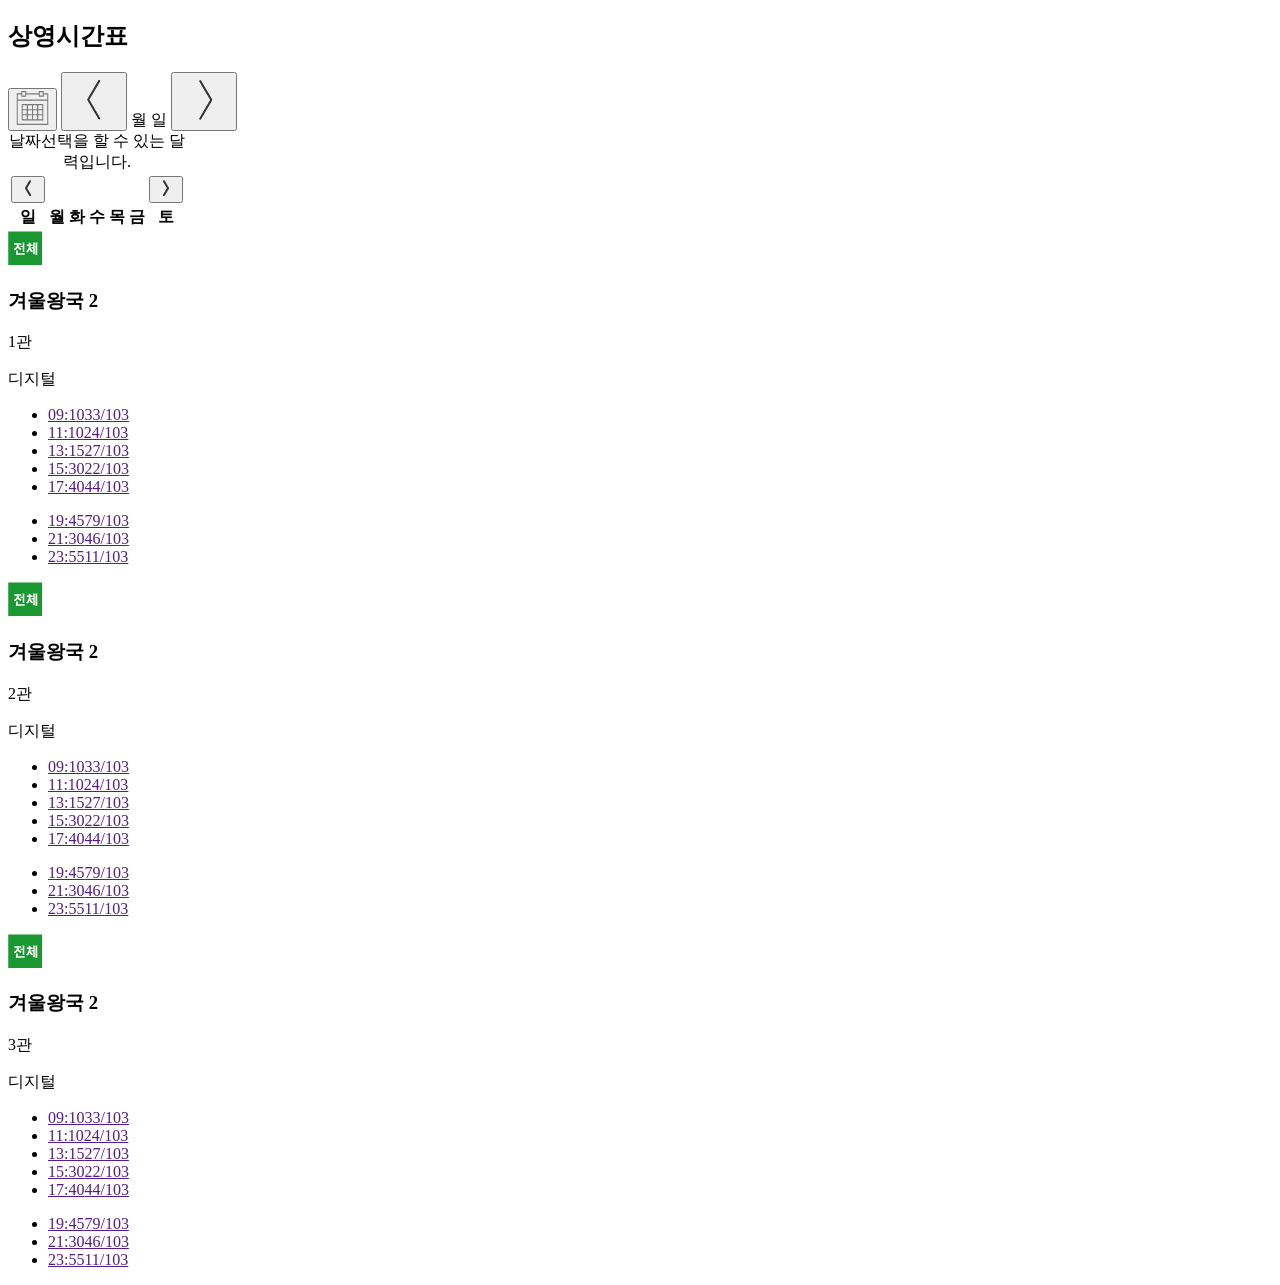
<file: cinema/cal.html>
<!DOCTYPE html>
<html lang="ko">
<head>
    <meta charset="utf-8">
    <title> new document </title>
    <script src="../asset/js/jquery-1.12.4.min.js"></script>
    <script src="../asset/js/calendar.js"></script>
</head>
<body>
    <section id="timeTable">
        <div class="timeTable contain">
            <h2 class="txt_cen">상영시간표</h2>

            <div class="printDate po_relat">
                <button type="button"><img src="../asset/images/cinema/calendar.png" alt="날짜선택 달력 아이콘"></button>
                <button type="button"><img src="../asset/images/common/icon_big_left.gif" alt="이전"></button>
                <span class="pDate"><span class="mon"></span>월 <span class="day"></span>일 </span>
                <button type="button"><img src="../asset/images/common/icon_big_right.gif" alt="다음"></button>

                <table id="calendar" class="po_absol">
                    <caption>날짜선택을 할 수 있는 달력입니다.</caption>
                    <thead>
                        <tr>
                            <th scope="col"><button type="button"><img src="../asset/images/common/icon_left.gif" alt="이전달보기"></button></th>
                            <th scope="col" colspan="5" id="tbCalendarYM"></th>
                            <th scope="col"><button type="button"><img src="../asset/images/common/icon_right.gif" alt="다음달보기"></button></th>
                        </tr>
                    </thead>
                    <tbody>
                        <tr>
                            <th scope="col">일</th>
                            <th scope="col">월</th>
                            <th scope="col">화</th>
                            <th scope="col">수</th>
                            <th scope="col">목</th>
                            <th scope="col">금</th>
                            <th scope="col">토</th>
                        </tr>
                    </tbody>
                </table>
            </div>
            <div class="mvListArea">
                <div class="mvInfo boder_bx">
                    <img src="../asset/images/reserve/movie_age.gif" alt="전체연령가">
                    <h3>겨울왕국 2</h3>
                    <div class="room">
                        <p>1관</p><span>디지털</span>
                    </div>
                </div>
                <div class="mvTime boder_bx">
                    <ul>
                        <li><a href="" role="button" title="좌석보기"><span>09:10</span>33/103</a></li>
                        <li><a href="" role="button" title="좌석보기"><span>11:10</span>24/103</a></li>
                        <li><a href="" role="button" title="좌석보기"><span>13:15</span>27/103</a></li>
                        <li><a href="" role="button" title="좌석보기"><span>15:30</span>22/103</a></li>
                        <li><a href=""><span>17:40</span>44/103</a></li>
                    </ul>
                    <ul>
                        <li><a href="" role="button" title="좌석보기"><span>19:45</span>79/103</a></li>
                        <li><a href="" role="button" title="좌석보기"><span>21:30</span>46/103</a></li>
                        <li><a href="" role="button" title="좌석보기"><span>23:55</span>11/103</a></li>
                    </ul>
                </div>
            </div>
            <div class="mvListArea">
                <div class="mvInfo boder_bx">
                    <img src="../asset/images/reserve/movie_age.gif" alt="전체연령가">
                    <h3>겨울왕국 2</h3>
                    <div class="room">
                        <p>2관</p><span>디지털</span>
                    </div>
                </div>
                <div class="mvTime boder_bx">
                    <ul>
                        <li><a href="" role="button" title="좌석보기"><span>09:10</span>33/103</a></li>
                        <li><a href="" role="button" title="좌석보기"><span>11:10</span>24/103</a></li>
                        <li><a href="" role="button" title="좌석보기"><span>13:15</span>27/103</a></li>
                        <li><a href="" role="button" title="좌석보기"><span>15:30</span>22/103</a></li>
                        <li><a href="" role="button" title="좌석보기"><span>17:40</span>44/103</a></li>
                    </ul>
                    <ul>
                        <li><a href="" role="button" title="좌석보기"><span>19:45</span>79/103</a></li>
                        <li><a href="" role="button" title="좌석보기"><span>21:30</span>46/103</a></li>
                        <li><a href="" role="button" title="좌석보기"><span>23:55</span>11/103</a></li>
                    </ul>
                </div>
            </div>
            <div class="mvListArea">
                <div class="mvInfo boder_bx">
                    <img src="../asset/images/reserve/movie_age.gif" alt="전체연령가">
                    <h3>겨울왕국 2</h3>
                    <div class="room">
                        <p>3관</p><span>디지털</span>
                    </div>
                </div>
                <div class="mvTime boder_bx">
                    <ul>
                        <li><a href="" role="button" title="좌석보기"><span>09:10</span>33/103</a></li>
                        <li><a href="" role="button" title="좌석보기"><span>11:10</span>24/103</a></li>
                        <li><a href="" role="button" title="좌석보기"><span>13:15</span>27/103</a></li>
                        <li><a href="" role="button" title="좌석보기"><span>15:30</span>22/103</a></li>
                        <li><a href="" role="button" title="좌석보기"><span>17:40</span>44/103</a></li>
                    </ul>
                    <ul>
                        <li><a href="" role="button" title="좌석보기"><span>19:45</span>79/103</a></li>
                        <li><a href="" role="button" title="좌석보기"><span>21:30</span>46/103</a></li>
                        <li><a href="" role="button" title="좌석보기"><span>23:55</span>11/103</a></li>
                    </ul>
                </div>
            </div>
        </div>

    </section>

</body>
</html>
</file>
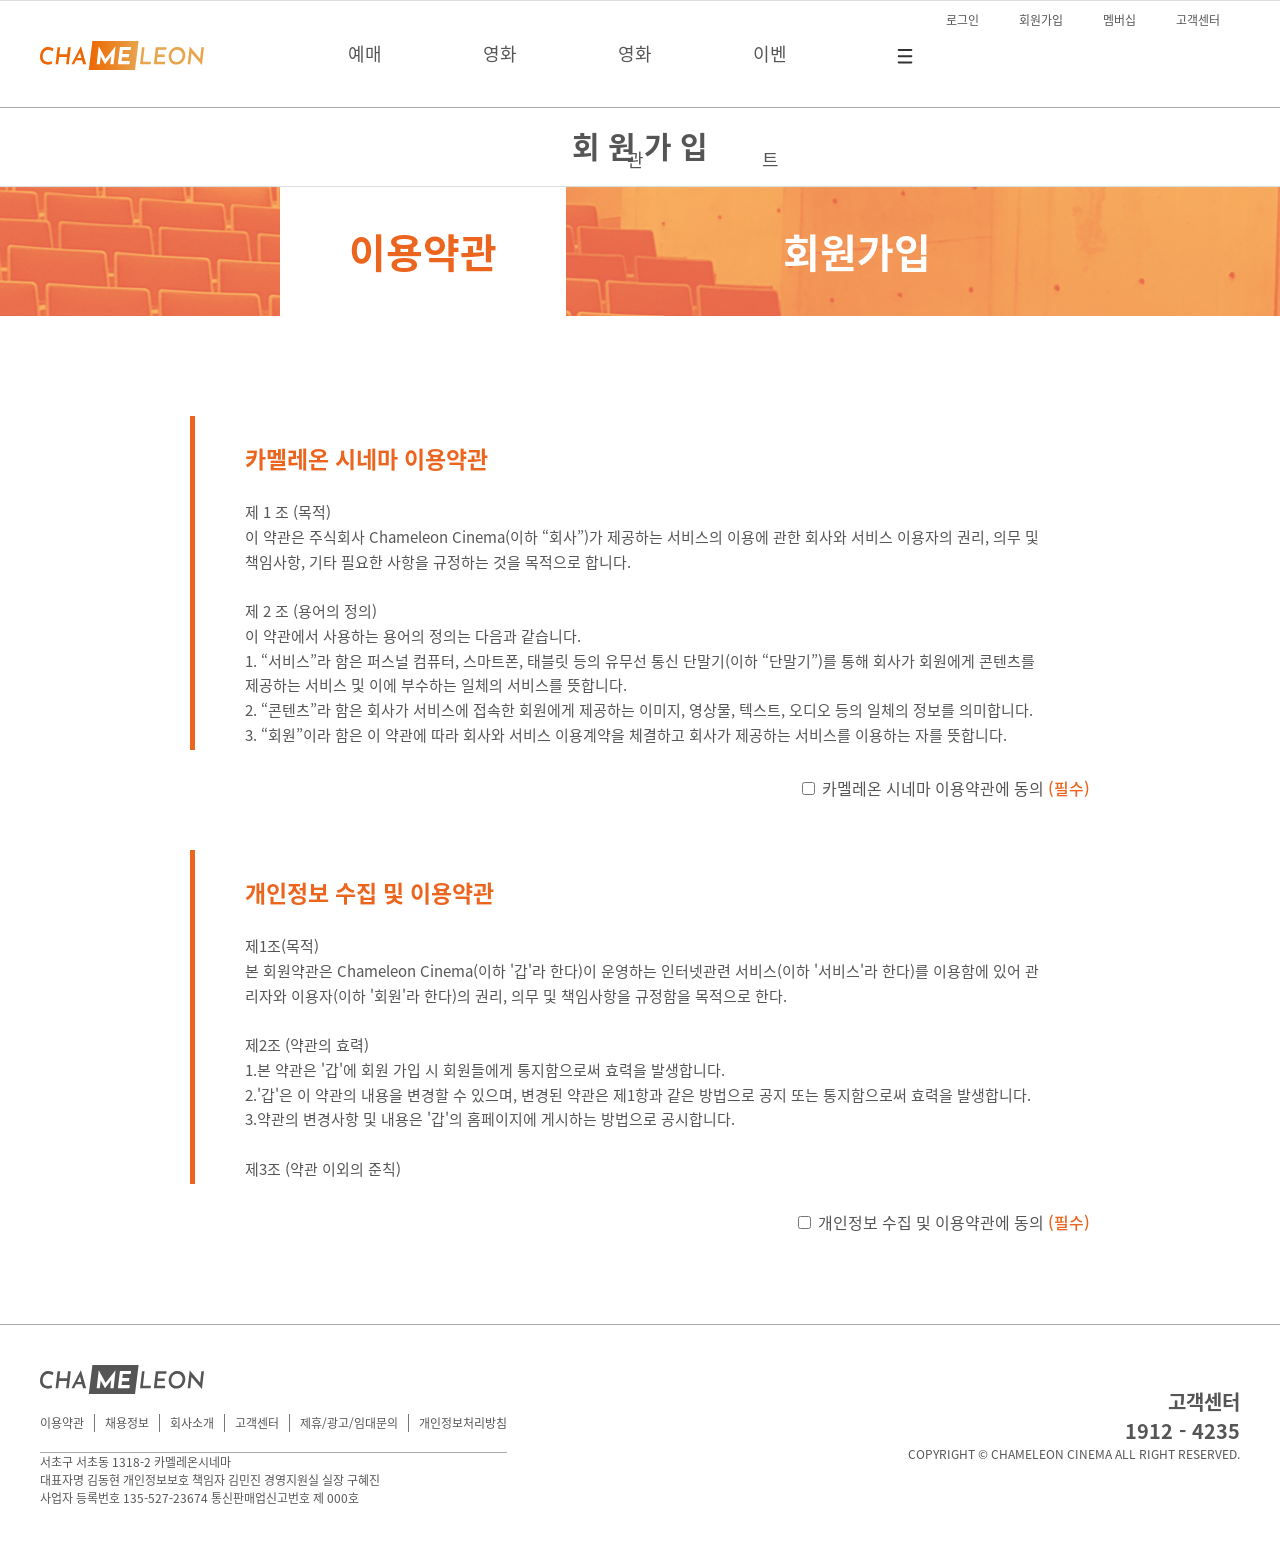
<file: member/join.html>
<!DOCTYPE html>
<html lang="ko">

<head>
    <meta charset="utf-8">
    <title>회원가입 : 카멜레온시네마</title>
    <link rel="stylesheet" href="../asset/css/common.css">
    <link rel="stylesheet" href="../asset/css/khj.css">
    <link rel="icon" href="../asset/images/common/chamelieon.ico">
    <!--[if lt IE 9]>
        <script src="js/html5shiv.min.js"></script>
    <![endif]-->
    <script src="../asset/js/jquery-1.12.4.min.js"></script>
    <script src="../asset/js/tab.js"></script>
    <script src="../asset/js/common.js"></script>
    <script>
        $(document).ready(function () {
            var $Year = '';
            var $Month = '';
            var $Day = '';

            for (var i = 2020; i >= 1920; i--) {
                $Year += '<option value="' + i + '">' + i + '</option>';
            };
            for (var i = 1; i <= 12; i++) {
                $Month += '<option value="' + i + '">' + i + '</option>';
            };
            for (var i = 1; i <= 31; i++) {
                $Day += '<option value="' + i + '">' + i + '</option>';
            };

            $('#year').html($Year);
            $('#month').html($Month);
            $('#day').html($Day);
        });
    </script>
</head>

<body>
    <div id="skip">
        <a href="#gnb">주메뉴 바로가기</a>
        <a href="#join_content">본문바로가기</a>
    </div>

    <header id="header">
        <div id="header_wrap">
            <h1 class="logo fl_left">
                <a href="../index.html">
                    <img src="../asset/images/common/logo.svg" alt="카멜레온시네마 로고">
                </a>
            </h1>
            <div id="header_btn">
                <ul class="fl_right">
                    <li class="fl_left"><a href="">로그인</a></li>
                    <li class="fl_left"><a href="../member/join.html">회원가입</a></li>
                    <li class="fl_left"><a href="../membership/ms_guaid.html">멤버십</a></li>
                    <li class="fl_left"><a href="../notice/faq.html">고객센터</a></li>
                </ul>
            </div>
            <nav id="gnb" class="txt_cen cle_both:after">
                <ul>
                    <li><a href="../reserve/r_quick.html">예매</a></li>
                    <li><a href="../movie/recently.html">영화</a></li>
                    <li><a href="../cinema/c_finder.html">영화관</a></li>
                    <li><a href="">이벤트</a></li>
                    <li class="all_Menu"><a href="#sitemap"><img src="../asset/images/common/icon_menu.gif"
                                alt="전체메뉴보기"></a></li>
                </ul>
            </nav>
        </div>
        <div id="sitemap" class="po_relat">
            <div class="sitemap_box po_absol">
                <ul class="s_tit">
                    <li><a href="../movie/recently.html">영화</a>
                        <ul>
                            <li><a href="">박스오피스</a></li>
                            <li><a href="../movie/recently.html">최신개봉작</a></li>
                            <li><a href="">상영예정작</a></li>
                        </ul>
                    </li>
                    <li><a href="../reserve/r_quick.html">예매</a>
                        <ul>
                            <li><a href="../reserve/r_quick.html">빠른예매</a></li>
                            <li><a href="">미개봉 선예매</a></li>
                            <li><a href="">예매확인</a></li>
                        </ul>
                    </li>
                    <li><a href="../cinema/c_finder.html">극장</a>
                        <ul>
                            <li><a href="../cinema/c_finder.html">영화관 찾기</a></li>
                            <li><a href="">자주가는 영화관</a></li>
                            <li><a href="">특별관</a></li>
                        </ul>
                    </li>
                    <li><a href="">이벤트</a>
                        <ul>
                            <li><a href="">브랜드</a></li>
                            <li><a href="">영화</a></li>
                            <li><a href="">제휴</a></li>
                            <li><a href="">영화관</a></li>
                        </ul>
                    </li>
                    <li><a href="">스토어</a>
                        <ul>
                            <li><a href="">티켓</a></li>
                            <li><a href="">콤보</a></li>
                            <li><a href="">굿즈</a></li>
                        </ul>
                    </li>
                </ul>
                <ul class="b_tit">
                    <li><a href="../membership/ms_guide.html">멤버십</a>
                        <ul>
                            <li><a href="../membership/ms_guide.html">멤버십 안내</a></li>
                            <li><a href="">멤버십 카드</a></li>
                            <li><a href="">제휴카드</a></li>
                            <li><a href="">VIP</a></li>
                        </ul>
                    </li>
                    <li><a href="">회사소개</a>
                        <ul>
                            <li><a href="">회사소개</a></li>
                            <li><a href="">인재채용</a></li>
                            <li><a href="">광고 제휴 문의</a></li>
                            <li><a href="">경영</a></li>
                            <li><a href="">본사위치</a></li>
                        </ul>
                    </li>
                    <li><a href="../member/join.html">회원서비스</a>
                        <ul>
                            <li><a href="../member/join.html">회원가입</a></li>
                            <li><a href="">아이디 | 패스워드 찾기</a></li>
                            <li><a href="">개인정보 처리 방침</a></li>
                            <li><a href="">회원탈퇴</a></li>
                        </ul>
                    </li>
                    <li><a href="../notice/faq.html">고객센터</a>
                        <ul>
                            <li><a href="../notice/faq.html">자주 묻는 질문</a></li>
                            <li><a href="">공지사항</a></li>
                            <li><a href="../notice/question.html">문의하기</a></li>
                            <li><a href="">분실문 문의 및 접수</a></li>
                            <li><a href="">단체 및 대관문의</a></li>
                        </ul>
                    </li>
                </ul>

            </div>
        </div>
    </header>

    <section id="join_content" class="po_relat">
        <div id="sub_m_tit" class="join_menu po_absol txt_cen">
            <h2>회 원 가 입</h2>
            <ul class="tablist cle_both contain" role="tablist" aria-label="회원가입 탭">
                <li class="tab" role="tab" id="tab1" aria-controls="tabpanel1">이용약관</li>
                <li class="tab" role="tab" id="tab2" aria-controls="tabpanel2">회원가입</li>
            </ul>
        </div>
        <div id="join_main">
            <div class="tabpanel" role="tabpanel" id="tabpanel1" aria-labelledby="tab1">
                <div class="join_privacy po_relat">
                    <div class="border_bx">
                        <h3>카멜레온 시네마 이용약관</h3>
                        <p>제 1 조 (목적)<br>
                            이 약관은 주식회사 Chameleon Cinema(이하 “회사”)가 제공하는 서비스의 이용에 관한 회사와 서비스 이용자의 권리, 의무 및 책임사항, 기타 필요한 사항을
                            규정하는 것을 목적으로 합니다.<br>
                            <br>
                            제 2 조 (용어의 정의)<br>
                            이 약관에서 사용하는 용어의 정의는 다음과 같습니다.<br>
                            1. “서비스”라 함은 퍼스널 컴퓨터, 스마트폰, 태블릿 등의 유무선 통신 단말기(이하 “단말기”)를 통해 회사가 회원에게 콘텐츠를 제공하는 서비스 및 이에 부수하는 일체의
                            서비스를 뜻합니다.<br>
                            2. “콘텐츠”라 함은 회사가 서비스에 접속한 회원에게 제공하는 이미지, 영상물, 텍스트, 오디오 등의 일체의 정보를 의미합니다.<br>
                            3. “회원”이라 함은 이 약관에 따라 회사와 서비스 이용계약을 체결하고 회사가 제공하는 서비스를 이용하는 자를 뜻합니다.<br>
                            4. “계정”이란 서비스 제공 환경이나 이용되는 단말기 등과 관계없이 유지되는 회원의 고유 식별단위를 뜻하며, 각 회원의 계정은 그 계정에 연결된 아이디에 의해
                            대표됩니다.<br>
                            5. “애플리케이션”이란 회사가 제공하는 프로그램으로서 회원이 서비스를 이용하기 위하여 단말기에 설치하여야 하는 프로그램 일체를 의미합니다.<br>
                            <br>
                            제 3 조 (약관의 공지와 변경)<br>
                            ① 회사는 이 약관의 내용을 회원이 알 수 있도록 서비스 내 또는 연결화면에 게시하거나 기타 회원에게 그 내용이 잘 전달될 수 있는 방법으로 공지합니다.<br>
                            ② 회사는 필요한 경우 관련 법령을 위반하지 않는 범위에서 이 약관을 개정할 수 있습니다. 회사가 약관을 변경하는 경우에는 변경사항을 시행일과 함께 명시하여 그 시행일 7일
                            전부터 제1항과 동일한 방법으로 회원에게 공지합니다. 그러나 만약 회원에게 불리한 내용으로 변경되는 경우라면 그 시행일 30일 전부터 공지하고, 이메일 발송, 서비스 내
                            쪽지 기능, 팝업 메뉴 등 합리적인 방법으로 각 회원에게 변경사항을 공지 또는 통지합니다.<br>
                            ③ 회사는 약관을 변경하는 경우 변경약관 공지 후 변경약관의 적용에 대한 회원의 동의 여부를 확인합니다. 만약 회사가 제2항의 공지 또는 통지를 하면서 회원이 변경약관에
                            대해 거부의 의사표시를 하지 않으면 동의한 것으로 보겠다는 뜻을 고지하였음에도 불구하고 회원이 변경약관의 시행일까지 거부의 의사표시를 하지 않는다면 그 회원은 변경약관의
                            적용에 동의한 것으로 볼 수 있습니다.<br>
                            ④ 회원이 변경약관의 적용에 동의하지 않는 경우 회사 또는 회원은 서비스 이용계약을 해지할 수 있습니다.<br>
                            <br>
                            제 4 조 (서비스 이용계약의 체결)<br>
                            ① 서비스 이용계약은 회원이 되고자 하는 자(이하 “신청인”)가 이 약관의 내용에 동의한 뒤 서비스 이용을 신청하고 회사가 그 신청을 승낙함으로써 체결됩니다. 신청인은
                            회사가 정한 양식에 따라 필수 정보를 입력하여야 하며, 신청인은 회사와 서비스 이용계약을 체결함에 따라 회원의 자격을 갖게 됩니다.<br>
                            ② 회사는 제1항에 따른 신청에 대하여 서비스 이용을 승낙함을 원칙으로 합니다. 그러나 회사는 다음 각 호의 어느 하나에 해당하는 신청에 대해서는 승낙을 거절하거나 사후에
                            서비스 이용계약을 해지할 수 있습니다.<br>
                            1. 신청인이 이 약관에 의하여 이전에 회원 자격을 상실한 적이 있는 경우<br>
                            2. 신청서의 내용 중 전부 또는 일부를 허위로 기재하거나 미기재하는 등 이용 신청 요건을 충족하지 못한 경우<br>
                            3. 회사가 서비스를 제공하지 않는 국가에서 비정상적이거나 우회적인 방법을 통해 서비스를 이용하고 있거나 이용한 적이 있는 경우<br>
                            4. 관련 법령에서 금지하는 행위를 할 목적 등 부정한 목적으로 신청을 하는 경우<br>
                            5. 영리를 추구할 목적으로 서비스를 이용하고자 하는 경우<br>
                            6. 신청인의 귀책사유로 인하여 승낙이 불가능하거나 기타 회사가 규정한 제반 사항을 위반하여 신청한 경우<br>
                            7. 위 각 호에 준하는 사유로서 회사가 승낙하기에 부적절한 사유가 있다고 판단하는 경우<br>
                            <br>
                            ③ 회사는 회사의 설비에 여유가 없거나 특정 단말기의 지원이 어렵거나 기타 기술상 또는 업무상 장애가 있는 경우 그 사유가 해소될 때까지 제1항의 신청에 대한 승낙을 유보할
                            수 있습니다.<br>
                            ④ 제1항에 따른 신청을 승낙하기 위하여 회사는 외부 전문기관을 통하여 신청인의 실명확인 및 본인인증 등을 요청할 수 있습니다.<br>
                            <br>
                            제 5 조 (회원 정보의 변경)<br>
                            ① 회원은 서비스에 접속하여 언제든지 본인의 정보를 열람하고 회사가 정한 범위에서 이를 수정할 수 있습니다.<br>
                            ② 회원은 회원 정보가 변경되었을 경우 서비스에 접속하여 직접 수정하거나 이메일 등의 수단을 이용하여 회사에 그 변경사항을 통지하여야 합니다.<br>
                            ③ 회원이 제2항의 변경사항을 회사에 알리지 않아 발생한 불이익에 대하여 회사는 책임지지 않습니다.<br>
                            <br>
                            제 6 조 (개인정보의 보호 및 사용)<br>
                            ① 회사는 관련 법령이 정하는 바에 따라 회원의 개인정보를 보호하기 위하여 노력합니다.<br>
                            ② 회사는 서비스의 제공에 필요한 범위에서 회원의 동의를 얻어 회원의 개인정보를 수집할 수 있고 회원이 동의한 범위 내에서 이를 사용할 수 있습니다. 개인정보의 보호 및
                            사용에 관해서는 관련 법령 및 회사의 개인정보처리방침에 따릅니다.<br>
                            ③ 회사는 회원의 귀책사유로 개인정보가 유출되어 발생한 피해에 대하여 책임지지 않습니다.<br>
                            <br>
                            제 7 조 (회사의 의무)<br>
                            ① 회사는 관련 법령과 이 약관 및 회사가 정한 운영방침을 준수하며, 회원에 대한 권리 행사 및 의무 이행에 있어 신의에 따라 성실하게 회원을 대합니다.<br>
                            ② 회사는 회원이 계속적이고 안정적으로 서비스를 이용할 수 있도록 서비스 제공 및 품질 개선, 회원의 개인정보 보호에 최선을 다합니다.<br>
                            <br>
                            제 8 조 (회원의 의무)<br>
                            ① 회원은 서비스 이용과 관련하여 다음 각 호에 해당하는 행위를 해서는 안 됩니다.<br>
                            1. 이용 신청 또는 회원 정보 변경 시 허위의 사실을 기재 또는 입력하는 행위<br>
                            2. 타인(회사의 직원 포함)을 사칭하거나 타인의 정보를 도용하는 행위<br>
                            3. 회사의 동의 없이 콘텐츠의 전부 또는 일부를 무단으로 변경, 복제하거나 전송하는 등 회사와 기타 제3자의 저작권 등 지적재산권을 침해하는 행위<br>
                            4. 회사와 기타 제3자의 명예를 손상시키거나 업무를 방해하는 행위<br>
                            5. 외설적, 폭력적 또는 사행적인 내용의 문자, 화상, 음성 기타 공서양속에 반하는 정보를 서비스에 공개 또는 개시하는 행위<br>
                            6. 회사의 동의 없이 서비스를 영리, 홍보, 정치활동, 선거운동 등의 목적으로 이용하는 행위<br>
                            7. 회사가 정한 기술적 제한을 우회하거나 무력화하려는 시도<br>
                            8. 회사의 동의 없이 애플리케이션을 변경하거나, 애플리케이션 또는 서비스와 관련된 서버에 대한 해킹, 역설계 등을 통해 회사가 공개하지 않은 정보를 취득하는 행위 및
                            그러한 정보를 전파하는 행위<br>
                            9. 그 밖에 관련 법령에 위반되거나 공서양속에 반하는 행위<br>
                            ② 회원의 계정 및 애플리케이션이 설치된 단말기에 대한 관리 책임은 회원에게 있으며, 회원이 그러한 관리를 소홀히 하거나 타인에게 자신의 계정을 이용하도록 허락하여 발생하는
                            손해에 대하여 회사는 책임지지 않습니다.<br>
                            <br>
                            제 9 조 (서비스의 제공 및 변경)<br>
                            ① 서비스를 이용하고자 하는 회원은 애플리케이션 등을 통해 ID와 비밀번호를 입력하여 자신의 계정으로 서비스에 접속하여야 합니다.<br>
                            ② 회사는 연중무휴, 1일 24시간 무료로 서비스를 제공하는 것을 원칙으로 합니다.<br>
                            ③ 회사는 대한민국 내에서만 서비스를 제공하는 것을 원칙으로 합니다. 따라서 회원은 회사가 허용할 수 있는 일부 예외적인 경우를 제외하고는 해외에서 서비스를 이용할 수
                            없습니다.<br>
                            ④ 회사는 시설의 보수점검, 교체 및 고장, 통신두절, 버그ㆍ오류의 수정, 긴급 업데이트, 그 밖에 운영상 상당한 이유가 있는 경우 서비스의 제공을 일시적으로 중단할 수
                            있습니다.이 경우 회사는 회원에게 서비스 제공 중단을 합리적인 방법으로 사전에 공지 또는 통지하지만, 사전 공지 또는 통지가 불가능한 부득이한 사유가 있는 경우에는 사후에
                            공지 또는 통지할 수 있습니다.<br>
                            ⑤ 회사는 제공되는 콘텐츠, 회원의 등급이나 연령 등에 따라 차등을 두거나 이용 기간 및 시간을 달리하여 서비스를 제공할 수 있습니다.<br>
                            ⑥ 회사는 운영상 또는 기술상의 필요, 서비스의 품질 개선 등 상당한 이유가 있는 경우에 서비스 및 서비스 제공에 필요한 서버나 애플리케이션 등을 변경할 수 있습니다. 관련
                            법령에 특별한 규정이 없는 한 회사는 이러한 변경에 대하여 회원에게 별도의 보상을 하지 않습니다.<br>
                            <br>
                            제 10 조 (정보의 수집)<br>
                            회사는 원활하고 안정적인 서비스 운영, 서비스의 품질 개선, 효율적인 광고의 제공, 서비스 통계 등을 위하여 필요한 범위에서 단말기의 기기정보, 회원의 서비스 이용내역 등의
                            정보를 수집할 수 있으며,회원은 회사가 그와 같은 목적으로 회원의 정보를 수집할 수 있다는 데에 동의합니다. 그러나 회사는 서비스와 무관한 이익을 추구할 목적으로 그러한
                            정보를 수집, 사용 또는 제3자에게 제공하지 않습니다.<br>
                            <br>
                            제 11 조 (광고 및 정보의 제공)<br>
                            ① 서비스를 통해 회원에게 제공되는 콘텐츠에는 광고가 포함될 수 있습니다.<br>
                            ② 회사는 광고주와 회원 간에 발생할 수 있는 분쟁에 관여하지 않습니다.<br>
                            ③ 회사는 서비스 운영에 필요한 사항 및 회원의 서비스 이용에 필요하거나 도움이 되는 사항에 관한 다양한 정보를 공지사항이나 이메일, SMS, 서비스 내 쪽지나 팝업 메뉴,
                            푸시 메시지 등의 방법으로 회원에게 제공할 수 있습니다.<br>
                            ④ 회원은 콘텐츠에 포함된 광고를 임의로 삭제하거나 변경하는 행위, 제3항에 따른 회사의 정보 제공을 방해하는 행위를 해서는 안 되고, 그러한 행위를 시도해서도 안
                            됩니다.<br>
                            <br>
                            제 12 조 (회원의 게시물)<br>
                            ① 회사는 회원이 서비스 내에서 게시하거나 등록한 문자, 영상, 음성 또는 이들의 조합으로 이루어진 정보(이하 “게시물”)이 다음 각 호에 해당한다고 판단되는 경우에는 사전
                            통지 없이 그 게시물을 삭제하거나 이동 또는 등록 거부를 할 수 있으며, 그러한 게시물의 양 또는 게시 횟수가 회사가 정한 기준을 초과하는 경우 서비스 이용계약을 해지할 수
                            있습니다.<br>
                            1. 다른 회원, 회사, 기타 타인을 비방하거나 명예를 손상시키는 내용인 경우<br>
                            2. 공공질서와 미풍양속에 위반되는 내용이거나 그러한 내용으로 연결되는 링크를 포함하는 경우<br>
                            3. 회사 또는 제3자의 저작권 기타 법적으로 보호되는 권리를 침해하는 내용인 경우<br>
                            4. 범죄행위와 결부된 것으로 인정되는 경우<br>
                            5. 영리를 목적으로 하는 광고 또는 홍보를 내용으로 하는 경우<br>
                            6. 회사의 정상적인 서비스 운영을 방해하는 경우<br>
                            7. 회사에서 정한 게시물 원칙에 어긋나거나, 게시판의 성격에 부합하지 않는 경우<br>
                            8. 기타 관계 법령에 위반된다고 판단되는 경우<br>
                            ② 회원의 게시물이 정보통신망법, 저작권법 등 관련 법령에 위반되는 내용을 포함하는 경우, 권리자는 관련 법령이 정한 절차에 따라 해당 게시물의 게시 중단 또는 삭제 등을
                            요청할 수 있으며, 이러한 요청에 대하여 회사는 관련 법령에 따른 조치를 취합니다.<br>
                            <br>
                            제 13 조 (권리의 귀속 및 이용허락)<br>
                            ① 서비스와 콘텐츠에 대한 저작권 기타 지적재산권은 회사에 귀속합니다.<br>
                            ② 회원의 게시물에 대한 저작권은 그 게시물을 작성한 회원에게 귀속합니다. 그러나 콘텐츠의 전부 또는 일부를 직접 표시하거나 재생하는 게시물의 저작권은 회사에
                            귀속합니다.<br>
                            ③ 회사는 회원에게 콘텐츠를 감상 이외의 다른 어떠한 방법으로도 이용하는 것을 허락하지 않습니다. 따라서 회원은 회사의 허락 없이 콘텐츠의 전부 또는 일부를 변경하거나
                            캡쳐하거나 타인에게 전송하는 등의 행위를 할 수 없습니다.<br>
                            ④ 회사는 서비스의 원활한 제공 및 품질 향상을 위해 회원의 게시물을 수집, 분석하여 이용할 수 있습니다.<br>
                            <br>
                            제 14 조 (계약의 해지 및 이용 제한)<br>
                            ① 회원은 언제든지 회사의 고객센터에 신청하거나 서비스 내 메뉴 등을 통하여 서비스 이용계약을 해지할 수 있습니다.<br>
                            ② 회사는 회원이 제8조 제1항 또는 제11조 제4항을 위반한 경우, 혹은 그 밖에 이 약관에서 해지할 수 있는 것으로 정한 사유에 해당하는 경우, 그 회원과의 서비스
                            이용계약을 해지하거나 그 회원의 서비스 이용을 제한할 수 있습니다.<br>
                            ③ 서비스 이용계약이 해지된 회원은 회사와 재계약하지 않는 이상 회사가 제공하는 서비스를 이용할 수 없고, 서비스 이용계약이 해지된 회원의 게시물은 즉시 또는 회사가 정한
                            시기에 서비스 내에서 삭제될 수 있습니다.<br>
                            ④ 회사는 규정에 의하여 서비스의 이용을 제한한 회원에게 그 사유 및 제한기간을 통지하여야 하며, 회원은 그러한 통지를 받은 날로부터 7일 이내에 회사에 이의를 신청할 수
                            있습니다. 회원의 이의가 정당하다고 판단하는 경우 회사는 그 회원이 서비스 이용을 재개할 수 있도록 조치합니다.<br>
                            <br>
                            제 15 조 (책임 및 보증의 부인)<br>
                            ① 회사는 콘텐츠의 제공과 관련하여서는 관련 법령에서 정하는 경우를 제외하고는 회원에게 어떠한 책임도 부담하지 않습니다.<br>
                            ② 회사는 천재지변 또는 이에 준하는 불가항력 기타 회사의 책임 없는 사유로 인한 손해에 대해서는 책임지지 않습니다.<br>
                            ③ 회사는 회원의 귀책사유로 인해 발생한 손해에 대해서는 책임지지 않습니다.<br>
                            ④ 회사는 회원의 게시물 및 콘텐츠에 포함된 광고의 신뢰성, 정확성, 적법성, 안정성 등을 보증하지 않고 그와 관련된 책임도 지지 않습니다.<br>
                            ⑤ 회사는 회원간 또는 회원과 광고주 기타 제3자 사이의 분쟁 발생으로 인한 책임 및 그러한 분쟁에 관여할 책임이 없습니다.<br>
                            <br>
                            제 16 조 (준거법 및 재판관할)<br>
                            ① 이 약관의 해석 및 이 약관에 관한 분쟁에 적용되는 준거법은 대한민국법입니다.<br>
                            ② 회사와 회원간에 발생한 분쟁에 관한 소송의 제1심 전속관할은 제소 당시의 회원의 주소에 의하고, 주소가 없는 경우 거소에 의하며, 주소와 거소가 모두 불분명한 경우에는
                            민사소송법에 따라 관할 법원을 정합니다.<br>
                            <br>
                            [부 칙]<br>
                            (시행일) 이 약관은 2017. 10. 25.부터 적용됩니다.
                        </p>
                    </div>
                    <div class="jo_chk po_absol">
                        <input type="checkbox" id="jo_priv1" name="jo_priv1" value="카멜레온 시네마 이용약관 동의">
                        <label for="jo_priv1" class="jo_fz">카멜레온 시네마 이용약관에 동의 <span>(필수)</span></label>
                    </div>
                </div>
                <div class="join_privacy po_relat">
                    <div class="border_bx">
                        <h3>개인정보 수집 및 이용약관</h3>
                        <p>제1조(목적)<br>
                            본 회원약관은 Chameleon Cinema(이하 '갑'라 한다)이 운영하는 인터넷관련 서비스(이하 '서비스'라 한다)를 이용함에 있어 관리자와 이용자(이하 '회원'라
                            한다)의 권리, 의무 및 책임사항을 규정함을 목적으로 한다.<br>
                            <br>
                            제2조 (약관의 효력)<br>
                            1.본 약관은 '갑'에 회원 가입 시 회원들에게 통지함으로써 효력을 발생합니다.<br>
                            2.'갑'은 이 약관의 내용을 변경할 수 있으며, 변경된 약관은 제1항과 같은 방법으로 공지 또는 통지함으로써 효력을 발생합니다.<br>
                            3.약관의 변경사항 및 내용은 '갑'의 홈페이지에 게시하는 방법으로 공시합니다.<br>
                            <br>
                            제3조 (약관 이외의 준칙)<br>
                            이 약관에 명시되지 않은 사항이 전기 통신 기본법, 전기통신 사업법, 기타 관련 법령에 규정되어 있는 경우 그 규정에 따릅니다.<br>
                            <br>
                            제4조 (이용계약의 체결)<br>
                            회원 가입 시 회원 약관 밑에 있는 동의버튼을 누르면 약관에 동의하여 이 계약이 체결된 것으로 간주한다.<br>
                            <br>
                            제5조 (용어의 정의)<br>
                            이 약관에서 사용하는 용어의 정의는 다음과 같습니다.<br>
                            1.회원: '갑'과 서비스 이용에 관한 계약을 체결한 자<br>
                            2.아이디(ID): 회원 식별과 회원의 서비스 이용을 위하여 회원이 선정하고 '갑'이 승인하는 문자와 숫자의 조합<br>
                            3.비밀번호: 회원이 통신상의 자신의 비밀을 보호하기 위해 선정한 문자와 숫자의 조합<br>
                            <br>
                            제6조 (이용신청)<br>
                            1.회원 가입은 온라인으로 가입신청 양식에 기록하여 '갑'에 제출함으로써 이용신청을 할 수 있습니다.<br>
                            2.가입희망 회원은 반드시 자신의 본명 및 주민등록번호로 이용신청을 하여야 하며, 1개의 ID만 신청을 할 수 있습니다.<br>
                            <br>
                            제7조 (회원가입의 승낙)<br>
                            '갑'의 회원 가입 신청 양식에 가입 희망 회원이 인터넷으로 제6조와 같이 신청하면 '갑'은 바로 가입을 승인하여 서비스를 이용할 수 있다.<br>
                            <br>
                            제8조(회원가입 신청거절 및 강제 탈퇴)<br>
                            1. '갑'은 타인의 명의나 주민등록번호를 도용하여 회원가입신청을 할 경우 회원가입신청을 거절할 수 있다.<br>
                            2. 회원가입신청이 승인이 된 후에도 허위사실의 기재가 발각되거나 '갑'의 명예를 회손시키거나 음란물이나 불건전한 내용을 게재할 경우 회원의 자격을 강제 탈퇴시킬 수
                            있다.<br>
                            <br>
                            제9조 (서비스 제공의 중지)<br>
                            '갑'은 다음 각 호의 1에 해당하는 경우 서비스의 제공을 중지할 수 있습니다.<br>
                            1.설비의 보수 등을 위하여 부득이한 경우<br>
                            2.전기통신사업법에 규정된 기간통신사업자가 전기통신서비스를 중지하는 경우<br>
                            3.기타 '갑'이 서비스를 제공할 수 없는 사유가 발생한 경우.<br>
                            <br>
                            제10조 ('갑'의 의무)<br>
                            1. '갑'은 계속적, 안정적으로 서비스를 제공할 수 있도록 최선의 노력을 다하여야 합니다.<br>
                            2.'갑'은 항상 회원의 신용정보를 포함한 개인신상정보의 보안에 대하여 관리에 만전을 기함으로서 회원의 정보보안에 최선을 다하여야 합니다.<br>
                            <br>
                            제11조 (개인정보보호)<br>
                            1.'갑'은 이용자의 정보수집시 서비스의 제공에 필요한 최소한의 정보를 수집합니다.<br>
                            2.제공된 개인정보는 당해 이용자의 동의없이 목적외의 이용이나 제3자에게 제공할 수 없으며, 이에 대한 모든 책임은 '갑'이 집니다. 다만, 다음의 경우에는 예외로
                            합니다.<br>
                            ①통계작성, 학술연구 또는 시장조사를 위하여 필요한 경우로서 특정 개인을 식별할 수 없는 형태로 제공하는 경우<br>
                            ②전기통신기본법 등 법률의 규정에 의해 국가기관의 요구가 있는 경우<br>
                            ③범죄에 대한 수사상의 목적이 있거나 정보통신윤리 위원회의 요청이 있는 경우<br>
                            ④기타 관계법령에서 정한 절차에 따른 요청이 있는 경우<br>
                            3.회원은 언제든지 '갑'이 가지고 있는 자신의 개인정보에 대해 열람 및 오류정정을 요구할 수 있으며 '갑'은 이에 대해 지체없이 처리합니다.<br>
                            <br>
                            제12조 (회원의 의무)<br>
                            1.회원은 관계법령, 이 약관의 규정, 이용안내 및 주의사항 등 '갑'이 통지하는 사항을 준수하여야 하며, 기타 '갑'의 업무에 방해되는 행위를 하여서는 안됩니다.<br>
                            2.회원은 '갑'의 사전 승낙 없이 서비스를 이용하여 어떠한 영리 행위도 할 수 없습니다.<br>
                            3.회원은 서비스를 이용하여 얻은 정보를 '갑'의 사전 승낙 없이 복사, 복제, 변경, 번역, 출판,방송 기타의 방법으로 사용하거나 이를 타인에게 제공할 수
                            없습니다.<br>
                            4.회원은 이용신청서의 기재내용 중 변경된 내용이 있는 경우 서비스를 통하여 그 내용을 '갑'에게 통지하여야 합니다.<br>
                            5.회원은 서비스 이용과 관련하여 다음 각 호의 행위를 하여서는 안됩니다.<br>
                            ①다른 회원의 아이디(ID)를 부정 사용하는 행위<br>
                            ②범죄행위를 목적으로 하거나 기타 범죄행위와 관련된 행위<br>
                            ③선량한 풍속, 기타 사회질서를 해하는 행위<br>
                            ④타인의 명예를 훼손하거나 모욕하는 행위<br>
                            ⑤타인의 지적재산권 등의 권리를 침해하는 행위<br>
                            ⑥해킹행위 또는 컴퓨터바이러스의 유포행위<br>
                            ⑦타인의 의사에 반하여 광고성 정보 등 일정한 내용을 지속적으로 전송 또는 타 사이트를 링크하는 행위<br>
                            ⑧서비스의 안전적인 운영에 지장을 주거나 줄 우려가 있는 일체의 행위<br>
                            ⑨기타 관계법령에 위배되는 행위<br>
                            ⑩게시판 등 커뮤니티를 통한 상업적 광고홍보 또는 상거래 행위<br>
                            <br>
                            제13조 (게시물 또는 내용물의 삭제)<br>
                            '갑'은 서비스의 게시물 또는 내용물이 제12조의 규정에 위반되거나 '갑' 소정의 게시기간을 초과하는 경우 사전 통지나 동의 없이 이를 삭제할 수 있습니다.<br>
                            <br>
                            제14조 (게시물에 대한 권리·의무)<br>
                            게시물에 대한 저작권을 포함한 모든 권리 및 책임은 이를 게시한 회원에게 있습니다.<br>
                            <br>
                            제15조 (양도금지)<br>
                            회원이 서비스의 이용권한, 기타 이용계약상 지위를 타인에게 양도, 증여할 수 없으며, 이를 담보로 제공할 수 없습니다.<br>
                            <br>
                            제16조 (계약해지 및 이용제한)<br>
                            1.회원이 이용계약을 해지하고자 하는 때에는 본인이 서비스 또는 전자 우편을 통하여 해지하고자 하는 날의 1일전까지 (단, 해지일이 법정 공휴일인 경우 공휴일 개시
                            2일전까지)이를 '갑'에게 신청하여야 합니다.<br>
                            2.'갑'은 해지 및 탈퇴를 한 회원이 다시 이용신청을 하는 경우 일정기간 그 승낙을 제한할 수 있습니다.<br>
                            <br>
                            제17조 (면책·배상)<br>
                            1.'갑'은 회원이 서비스에 게재한 정보, 자료, 사실의 정확성, 신뢰성 등 그 내용에 관하여는 어떠한 책임을 부담하지 아니하고, 회원은 자기의 책임아래 서비스를 이용하며,
                            서비스를 이용하여 게시 또는 전송한 자료 등에 관하여 손해가 발생하거나 자료의 취사 선택, 기타서비스 이용과 관련하여 어떠한 불이익이 발생 하더라도 이에 대한 모든 책임은
                            회원에게 있습니다.<br>
                            2.'갑'은 제12조의 규정에 위반하여 회원간 또는 회원과 제3자간에 서비스를 매개로 하여 물품거래 등과 관련하여 어떠한 책임도 부담하지 아니하고, 회원이 서비스의
                            이용과<br>
                            관련하여 기대하는 이익에 관하여 책임을 부담하지 않습니다.<br>
                            3.회원 아이디(ID)와 비밀번호의 관리 및 이용상의 부주의로 인하여 발생 되는 손해 또는 제3자에 의한 부정사용 등에 대한 책임은 모두 회원에게 있습니다.<br>
                            4.회원이 제12조, 기타 이 약관의 규정을 위반함으로 인하여 '갑'이 회원 또는 제3자에 대하여 책임을 부담하게 되고, 이로써 '갑'에게 손해가 발생하게 되는 경우, 이
                            약관을 위반한 회원은 '갑'에게 발생하는 모든 손해를 배상하여야 하며, 동 손해로부터 '갑'을 면책시켜야 합니다.<br>
                            <br>
                            제18조 (분쟁의 해결)<br>
                            1.'갑'과 회원은 서비스와 관련하여 발생한 분쟁을 원만하게 해결하기 위하여 필요한 모든 노력을 하여야 합니다.<br>
                            2.1항의 규정에도 불구하고 분쟁으로 인하여 소송이 제기될 경우 소송은 '갑'의 소재지를 관할하는 법원의 관할로 합니다.<br>
                            <br>
                            부 칙<br>
                            제 1 조 (시행일) 이 약관은 2013년 11월 30일부터 시행한다.
                        </p>
                    </div>
                    <div class="jo_chk po_absol">
                            <input type="checkbox" id="jo_priv2" name="jo_priv2" value="개인정보 수집 및 이용약관 동의">
                            <label for="jo_priv2" class="jo_fz">개인정보 수집 및 이용약관에 동의 <span>(필수)</span></label>
                        </div>
                </div>
            </div>
            <div class="tabpanel txt_cen" role="tabpanel" id="tabpanel2" aria-labelledby="tab2">
                <form class="jo_form" action="#" method="get">
                    <table>
                        <caption>아이디, 비밀번호, 생년월일, 이름 입력필수</caption>
                        <tbody id="join">
                            <tr class="tr1">
                                <th id="join_uid" scope="row">
                                    <label for="uid">아이디<span class="hide">필수항목</span></label>
                                </th>
                                <td headers="join_uid" colspan="3">
                                    <input type="text" id="uid" name="uid" maxlength="12">
                                    <button type="button" class="boder_bx">중복확인</button>
                                </td>
                            </tr>
                            <tr class="tr2">
                                <th scope="row">
                                    <label for="upw">비밀번호<span class="hide">필수항목</span></label>
                                </th>
                                <td>
                                    <input type="password" id="upw" name="upw" minlength="6" maxlength="12">
                                    <p class="jo_fz">영어와 숫자로 6~12글자를 통해 구성해주세요.</p>
                                </td>
                                <th scope="row">
                                    <label for="upwchk">비밀번호 확인<span class="hide">필수항목</span></label>
                                </th>
                                <td>
                                    <input type="password" id="upwchk" name="upwchk" minlength="6" maxlength="12">
                                </td>
                            </tr>
                            <tr class="tr3">
                                <th scope="row">
                                    생년월일<span class="hide">필수항목</span>
                                </th>
                                <td>
                                    <select id="year" name="year" title="태어난 년"></select>
                                    <label for="year" class="jo_fz">년</label>
                                    <select id="month" name="month" title="태어난 월"></select>
                                    <label for="month" class="jo_fz">월</label>
                                    <select id="day" name="day" title="태어난 일"></select>
                                    <label for="day" class="jo_fz">일</label>
                                </td>
                                <th scope="row">
                                    성별<span class="hide">필수항목</span>
                                </th>
                                <td>
                                    <input type="radio" id="gd_man" name="gender" value="남" checked>
                                    <label for="gd_man" class="jo_fz">남</label>
                                    <input type="radio" id="gd_woman" name="gender" value="여">
                                    <label for="gd_woman" class="jo_fz">여</label>
                                    <input type="radio" id="gd_efc" name="gender" value="기타">
                                    <label for="gd_efc" class="jo_fz">기타</label>
                                </td>
                            </tr>
                            <tr class="tr4">
                                <th scope="row">
                                    <label for="uname">이름<span class="hide">필수항목</span></label>
                                </th>
                                <td>
                                    <input type="text" id="uname" maxlength="8">
                                </td>
                                <th scope="row">
                                    <label for="unickname">닉네임</label>
                                </th>
                                <td>
                                    <input type="text" id="unickname" maxlength="8">
                                </td>
                            </tr>
                            <tr class="tr5">
                                <th scope="row">
                                    <label for="unumber1">휴대폰<span class="hide">필수항목</span></label>
                                </th>
                                <td>
                                    <input title="휴대폰 앞자리" type="text" id="unumber1" class="jo_f_w" maxlength="3">
                                    <span>-</span>
                                    <input title="휴대폰 중간자리" type="text" id="unumber2" class="jo_f_w" maxlength="4">
                                    <span>-</span>
                                    <input title="휴대폰 마지막자리" type="text" id="unumber3" class="jo_f_w" maxlength="4">
                                    <button type="button" class="boder_bx">본인인증</button>
                                    <p>
                                        <input type="checkbox" id="sms1" name="sms1" value="SMS 수신 동의">
                                        <label for="sms1" class="jo_fz">SMS 수신 동의</label>
                                    </p>
                                </td>
                                <th scope="row">
                                    <label for="uemail">이메일</label>
                                </th>
                                <td>
                                    <input type="text" id="uemail">
                                    <p>
                                        <input type="checkbox" id="sms2" name="sms2" value="SMS 수신 동의">
                                        <label for="sms2" class="jo_fz">SMS 수신 동의</label>
                                    </p>
                                </td>
                            </tr>
                        </tbody>
                        <tr class="join_member">
                            <th colspan="4">
                                <button type="submit">회원가입</button>
                                <button type="reset">취소</button>
                            </th>
                        </tr>
                    </table>
                </form>
            </div>
        </div>
    </section>

    <div class="wid1920">
        <footer id="footer">
            <div class="footerbox">
                <h1 class="logo">
                    <a href="../index.html">
                        <img src="../asset/images/common/logo_footer.svg" alt="카멜레온시네마 로고">
                    </a>
                </h1>
                <ul class="cle_both">
                    <li>이용약관</li>
                    <li>채용정보</li>
                    <li>회사소개</li>
                    <li><a href="../notice/faq.html">고객센터</a></li>
                    <li>제휴/광고/임대문의</li>
                    <li>개인정보처리방침</li>
                </ul>
                <address>
                    서초구 서초동 1318-2 카멜레온시네마
                </address>
                <p>
                    대표자명 김동현 개인정보보호 책임자 김민진 경영지원실 실장 구혜진<br>
                    사업자 등록번호 135-527-23674 통신판매업신고번호 제 000호
                </p>
                <div class="footer_txt">
                    <strong>고객센터<br>1912 - 4235</strong>
                    <p class="copyR">
                        COPYRIGHT &copy; CHAMELEON CINEMA ALL RIGHT RESERVED.
                    </p>
                </div>
            </div>
        </footer>
    </div>

</body>

</html>
</file>
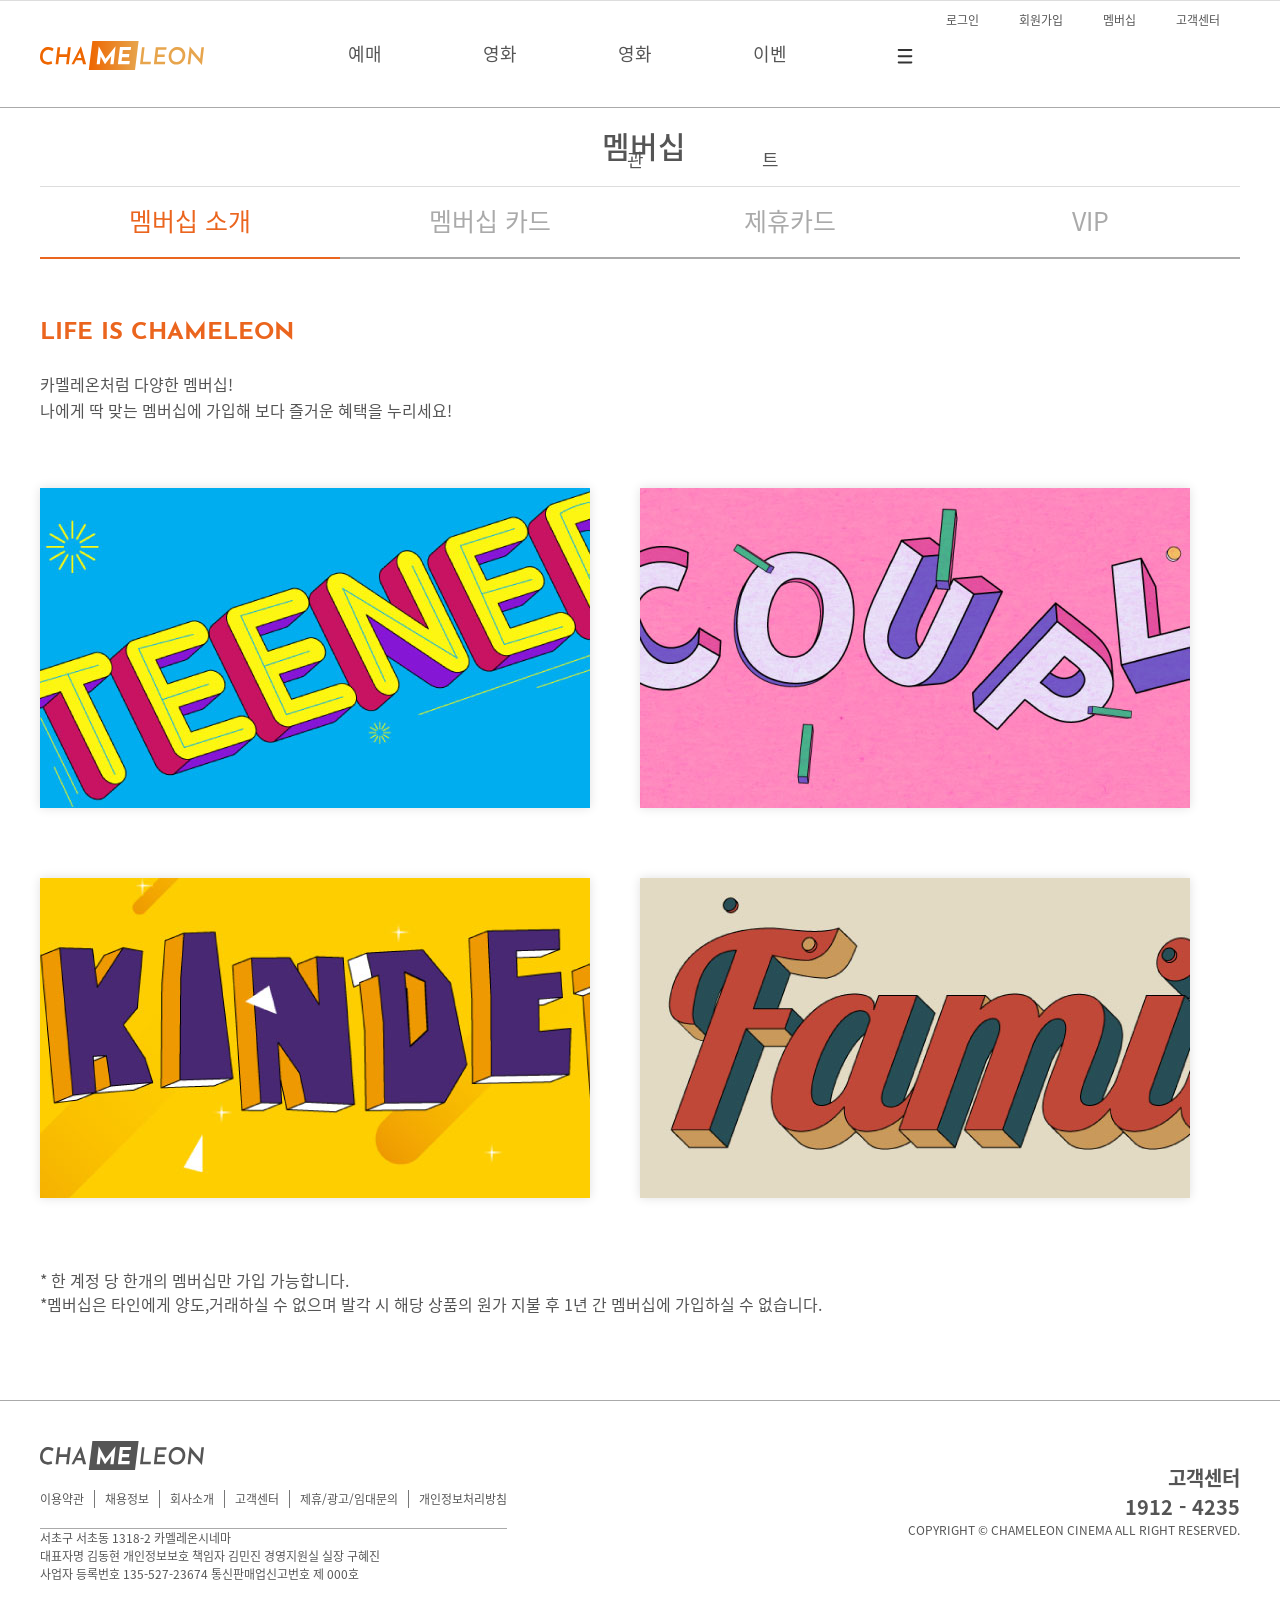
<file: membership/ms_guide.html>
<!DOCTYPE html>
<html lang="ko">

<head>
    <meta charset="utf-8">
    <title> 멤버십 소개 : 멤버십 : 카멜레온시네마</title>
    <link rel="stylesheet" href="../asset/css/common.css">
    <link rel="stylesheet" href="css/featherlight.min.css">
    <link rel="stylesheet" href="../asset/css/kmj.css">
    <link rel="icon" href="../asset/images/common/chamelieon.ico">

    <!--[if lt IE 9]>
        <script src="js/html5shiv.min.js"></script>
    <![endif]-->
    <script src="../asset/js/jquery-1.12.4.min.js"></script>
    <script src="../asset/js/common.js"></script>
    <script src="../asset/js/featherlight.min.js"></script>
    <script src="../asset/js/modal.js"></script>
</head>

<body>
    <div id="skip">
        <a href="#gnb">주메뉴 바로가기</a>
        <a href="#membership_content">본문바로가기</a>
    </div>
    <header id="header">
        <div id="header_wrap">
            <h1 class="logo fl_left">
                <a href="../index.html">
                    <img src="../asset/images/common/logo.svg" alt="카멜레온시네마 로고">
                </a>
            </h1>
            <div id="header_btn">
                <ul class="fl_right">
                    <li class="fl_left"><a href="">로그인</a></li>
                    <li class="fl_left"><a href="../member/join.html">회원가입</a></li>
                    <li class="fl_left"><a href="../membership/ms_guaid.html">멤버십</a></li>
                    <li class="fl_left"><a href="../notice/faq.html">고객센터</a></li>
                </ul>
            </div>
            <nav id="gnb" class="txt_cen cle_both:after">
                <ul>
                    <li><a href="../reserve/r_quick.html">예매</a></li>
                    <li><a href="../movie/recently.html">영화</a></li>
                    <li><a href="../cinema/c_finder.html">영화관</a></li>
                    <li><a href="">이벤트</a></li>
                    <li class="all_Menu"><a href="#sitemap"><img src="../asset/images/common/icon_menu.gif" alt="전체메뉴보기"></a></li>
                </ul>
            </nav>
        </div>
        <div id="sitemap" class="po_relat">
            <div class="sitemap_box po_absol">
                <ul class="s_tit">
                    <li><a href="../movie/recently.html">영화</a>
                        <ul>
                            <li><a href="">박스오피스</a></li>
                            <li><a href="../movie/recently.html">최신개봉작</a></li>
                            <li><a href="">상영예정작</a></li>
                        </ul>
                    </li>
                    <li><a href="../reserve/r_quick.html">예매</a>
                        <ul>
                            <li><a href="../reserve/r_quick.html">빠른예매</a></li>
                            <li><a href="">미개봉 선예매</a></li>
                            <li><a href="">예매확인</a></li>
                        </ul>
                    </li>
                    <li><a href="../cinema/c_finder.html">극장</a>
                        <ul>
                            <li><a href="../cinema/c_finder.html">영화관 찾기</a></li>
                            <li><a href="">자주가는 영화관</a></li>
                            <li><a href="">특별관</a></li>
                        </ul>
                    </li>
                    <li><a href="">이벤트</a>
                        <ul>
                            <li><a href="">브랜드</a></li>
                            <li><a href="">영화</a></li>
                            <li><a href="">제휴</a></li>
                            <li><a href="">영화관</a></li>
                        </ul>
                    </li>
                    <li><a href="">스토어</a>
                        <ul>
                            <li><a href="">티켓</a></li>
                            <li><a href="">콤보</a></li>
                            <li><a href="">굿즈</a></li>
                        </ul>
                    </li>
                </ul>
                <ul class="b_tit">
                    <li><a href="../membership/ms_guide.html">멤버십</a>
                        <ul>
                            <li><a href="../membership/ms_guide.html">멤버십 안내</a></li>
                            <li><a href="">멤버십 카드</a></li>
                            <li><a href="">제휴카드</a></li>
                            <li><a href="">VIP</a></li>
                        </ul>
                    </li>
                    <li><a href="">회사소개</a>
                        <ul>
                            <li><a href="">회사소개</a></li>
                            <li><a href="">인재채용</a></li>
                            <li><a href="">광고 제휴 문의</a></li>
                            <li><a href="">경영</a></li>
                            <li><a href="">본사위치</a></li>
                        </ul>
                    </li>
                    <li><a href="../member/join.html">회원서비스</a>
                        <ul>
                            <li><a href="../member/join.html">회원가입</a></li>
                            <li><a href="">아이디 | 패스워드 찾기</a></li>
                            <li><a href="">개인정보 처리 방침</a></li>
                            <li><a href="">회원탈퇴</a></li>
                        </ul>
                    </li>
                    <li><a href="../notice/faq.html">고객센터</a>
                        <ul>
                            <li><a href="../notice/faq.html">자주 묻는 질문</a></li>
                            <li><a href="">공지사항</a></li>
                            <li><a href="../notice/question.html">문의하기</a></li>
                            <li><a href="">분실문 문의 및 접수</a></li>
                            <li><a href="">단체 및 대관문의</a></li>
                        </ul>
                    </li>
                </ul>

            </div>
        </div>
    </header>
    <section id="membership_content" class="wid1920 contain po_relat">
        <div id="sub_m_tit" class="po_absol txt_cen boder_bx">
            <h2> 멤버십 </h2>
            <ul>
                <li class="sub_select"><a href="">멤버십 소개</a></li>
                <li><a href="">멤버십 카드</a></li>
                <li><a href="">제휴카드</a></li>
                <li><a href="">VIP</a></li>
            </ul>
        </div>
        <div id="m_ship" class="po_absol">
            <div class="top_txt">
                <strong>LIFE IS CHAMELEON</strong>
                <p>카멜레온처럼 다양한 멤버십!<br>
                    나에게 딱 맞는 멤버십에 가입해 보다 즐거운 혜택을 누리세요!
                    </p>
            </div>
            <div id="ms_box">
                <ul>
                    <li class="fl_left">
                            <div class="ms_wrap">
                                <div class="ms_h_txt po_relat boder_bx">
                                    <h5>TEENER</h5>
                                    <strong>MEMBERSHIP</strong>
                                    <p>만 13세 ~ 만18세 사이의 청소년 회원만 가입 가능</p>
                                    <a class="link modal" href=".mdcnt1" role="button">자세히 보기</a>
                                </div>
                                <div class="mdcnt1 md">
                                    <img src="../asset/images/membership/teener_modal.jpg" alt="">
                                    <p class="top_p">만 13세 ~ 만18세 사이의 청소년들은 주목!</p>
                                    <strong>TEENER MEMBERSHIP</strong>
                                    <span>
                                    매 주 수요일 2D영화 2000원 할인<br>
                                    매 달 2D 영화관람권 2장 , 1인 콤보 쿠폰 1장 <br>
                                    매 달 콤보 2000원 할인권 2장<br>
                                    teener package 구입 가능 ( 연 1회 )
                                    </span>
                                    <a href="">멤버십 가입하기</a>
                                </div>        
                            </div>
                        
                    </li>
                    <li>
                            <div class="ms_wrap">
                                <div class="ms_h_txt po_relat">
                                    <h5>COUPLE </h5>
                                    <strong>MEMBERSHIP</strong>
                                    <p>친구 , 연인사이의  한 쌍 이면 누구나 가입 가능</p>
                                    <a class="link modal" href=".mdcnt2" role="button" >자세히 보기</a>
                                </div>
                                <div class="mdcnt2 md">
                                    <img src="../asset/images/membership/couple_modal.jpg" alt="">
                                    <p class="top_p">친구 , 연인과 함께 즐기는</p>
                                    <strong>COUPLE MEMBERSHIP</strong>
                                    <span>
                                     매 달 2D 영화관람권 2장 , 2인콤보 쿠폰 1장 <br>
                                    포토티켓 쿠폰 2장 <br>
                                    COUPLE 기념일 ( 100일 단위 ) 쿠폰
                                    </span>
                                    <span class="md_subject">
                                        - 10,000원 할인 쿠폰 ( 2D ,3D ,매점 사용 가능 )<br>
                                        - 2인 콤보 쿠폰 1장 
                                    </span>
                                    <a href="">멤버십 가입하기</a>
                                </div>         
                            </div>
                        
                    </li>
                    <li>
                            <div class="ms_wrap">
                                <div class="ms_h_txt po_relat">
                                    <h5>KINDER</h5>
                                    <strong>MEMBERSHIP</strong>
                                    <p>만 12세 이하의 자녀를 둔 부모만 가입 가능 </p>
                                    <a class="link modal" href=".mdcnt3" role="button">자세히 보기</a>
                                </div>
                                <div class="mdcnt3 md">
                                    <img src="../asset/images/membership/kinder_modal.jpg" alt="">
                                    <p class="top_p">만 12세 이하의 자녀를 둔 부모들을 위한</p>
                                    <strong>KINDER MEMBERSHIP</strong>
                                    <span>
                                    매 달 2D 영화권 3장 증정,콤보 쿠폰 1장 증정 ( 토이콤보 제외 ) <br>
                                    애니메이션 영화 ( 2D ) 2000원 할인 쿠폰 2장 <br>
                                    매 달 콤보 할인권 2000원 1장 <br>
                                    주차권( 3시간 무료 ) 1장 
                                    </span>
                                    <a href="">멤버십 가입하기</a>
                                </div>     
                            </div>
                        
                    </li>
                    <li>
                            <div class="ms_wrap">
                                <div class="ms_h_txt po_relat">
                                    <h5>FAMILY</h5>
                                    <strong>MEMBERSHIP</strong>
                                    <p>가족관계라면 누구나 가입 가능</p>
                                    <a class="link modal" href=".mdcnt4" role="button">자세히 보기</a>
                                </div>  
                                <div class="mdcnt4 md">
                                    <img src="../asset/images/membership/family_modal.jpg" alt="">
                                    <p class="top_p">가족들과 즐기는</p>
                                    <strong>FAMILY MEMBERSHIP</strong>
                                    <span>
                                    영화 상시 조조 가격 관람 가능<br>
                                    영화 할인 2000원 쿠폰 2장 증정 ( 쿠폰 중복사용 불가 )<br>
                                    주차권 (3시간 무료 ) 2장<br>
                                    매 달 2D 영화무료관람권 2장 및 10% 할인
                                    </span>
                                    <span class="md_subject">
                                    * 연 회비 20,000원
                                    </span>                                     
                                    <a href="">멤버십 가입하기</a>
                                </div>                        
                            </div>
                        
                    </li>
                </ul>
            </div>
            <p class="ms_notice">* 한 계정 당 한개의 멤버십만 가입 가능합니다.<br>
                *멤버십은 타인에게 양도,거래하실 수 없으며 발각 시 해당 상품의 원가 지불 후 1년 간 멤버십에 가입하실 수 없습니다.</p>

        </div>
    </section>

    <div class="wid1920">
        <footer id="footer" class="ms_footer">
            <div class="footerbox">
                <h1 class="logo">
                    <a href="../index.html">
                        <img src="../asset/images/common/logo_footer.svg" alt="카멜레온시네마 로고">
                    </a>
                </h1>
                <ul class="cle_both">
                    <li>이용약관</li>
                    <li>채용정보</li>
                    <li>회사소개</li>
                    <li><a href="../notice/faq.html">고객센터</a></li>
                    <li>제휴/광고/임대문의</li>
                    <li>개인정보처리방침</li>
                </ul>
                <address>
                    서초구 서초동 1318-2 카멜레온시네마
                </address>
                <p>
                    대표자명 김동현 개인정보보호 책임자 김민진 경영지원실 실장 구혜진<br>
                    사업자 등록번호 135-527-23674 통신판매업신고번호 제 000호
                </p>
                <div class="footer_txt">
                    <strong>고객센터<br>1912 - 4235</strong>
                    <p class="copyR">
                        COPYRIGHT &copy; CHAMELEON CINEMA ALL RIGHT RESERVED.
                    </p>
                </div>
            </div>
        </footer>
    </div>

</body>

</html>
</file>
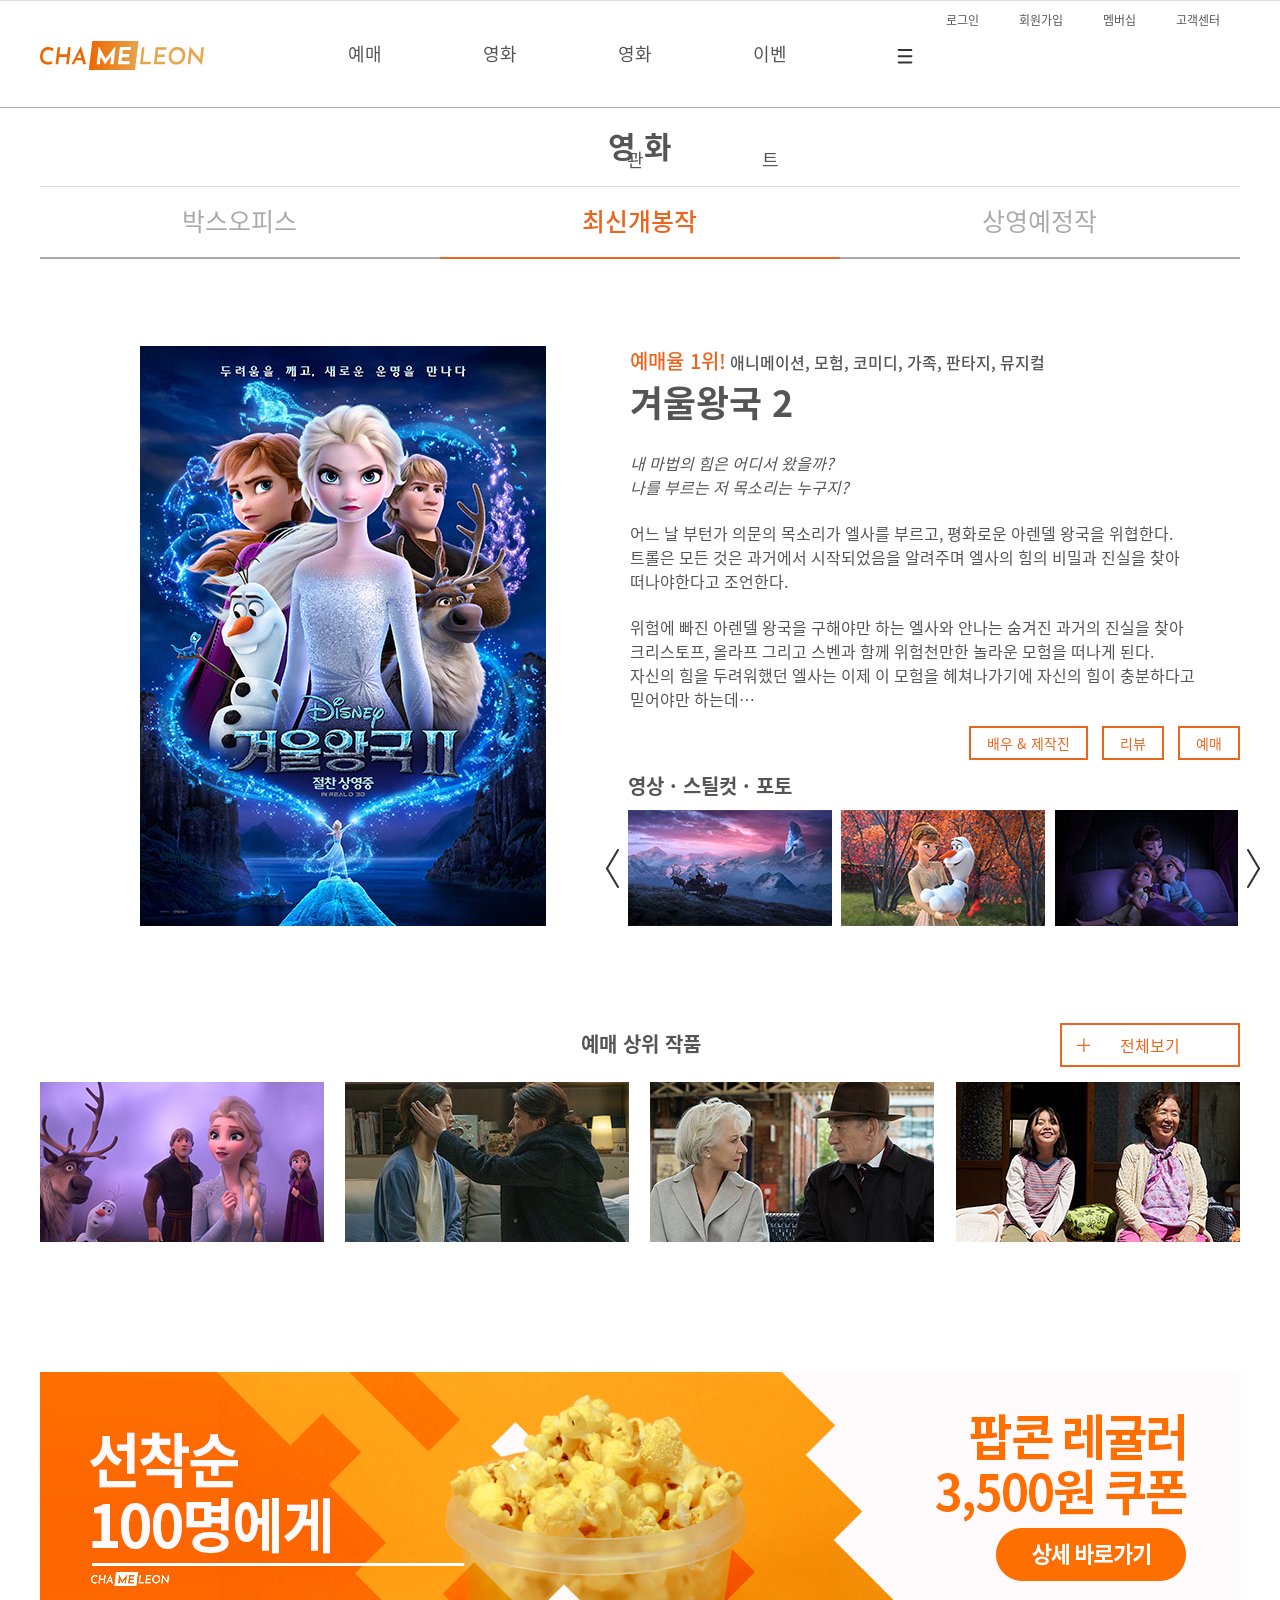
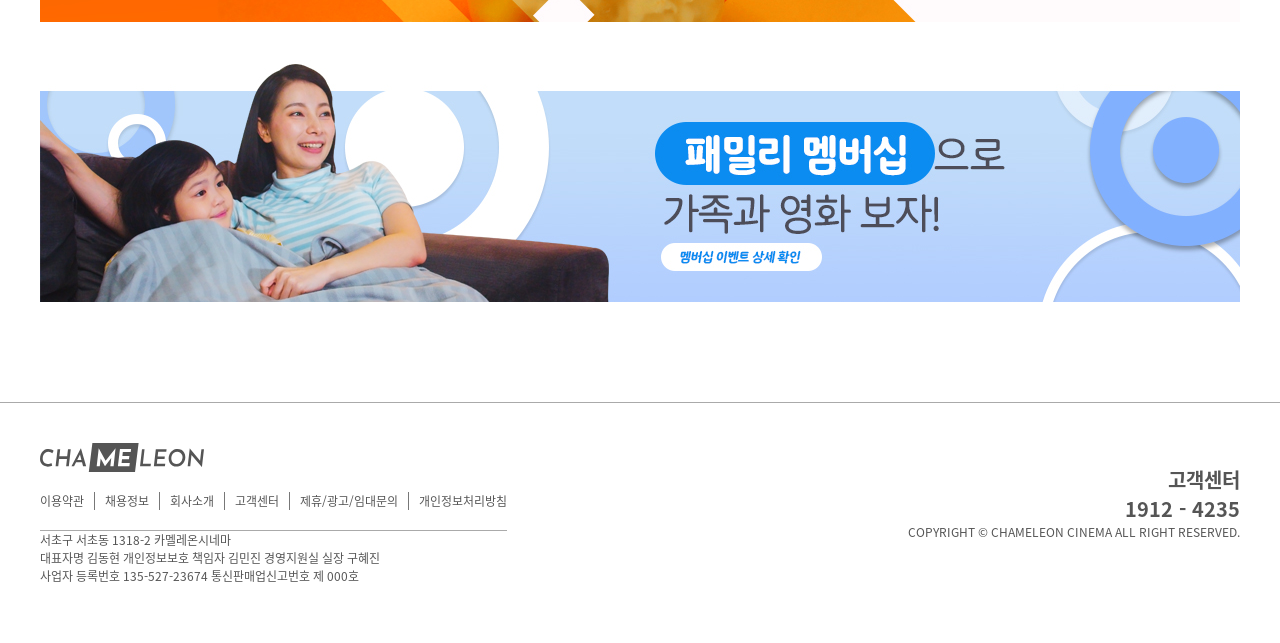
<file: movie/recently.html>
<!DOCTYPE html>
<html lang="ko">

<head>
    <meta charset="utf-8">
    <title>최신개봉작 : 영화 : 카멜레온시네마</title>
    <link rel="stylesheet" href="../asset/css/common.css">
    <link rel="stylesheet" href="../asset/css/khj.css">
    <link rel="icon" href="../asset/images/common/chamelieon.ico">
    <!--[if lt IE 9]>
        <script src="js/html5shiv.min.js"></script>
    <![endif]-->
    <script src="../asset/js/jquery-1.12.4.min.js"></script>
    <script src="../asset/js/jquery.bxslider.min.js"></script>
    <script src="../asset/js/tab_slider.js"></script>
    <script src="../asset/js/common.js"></script>
</head>

<body>
    <div id="skip">
        <a href="#gnb">주메뉴 바로가기</a>
        <a href="#mv_content">본문바로가기</a>
    </div>

    <header id="header">
        <div id="header_wrap">
            <h1 class="logo fl_left">
                <a href="../index.html">
                    <img src="../asset/images/common/logo.svg" alt="카멜레온시네마 로고">
                </a>
            </h1>
            <div id="header_btn">
                <ul class="fl_right">
                    <li class="fl_left"><a href="">로그인</a></li>
                    <li class="fl_left"><a href="../member/join.html">회원가입</a></li>
                    <li class="fl_left"><a href="../membership/ms_guaid.html">멤버십</a></li>
                    <li class="fl_left"><a href="../notice/faq.html">고객센터</a></li>
                </ul>
            </div>
            <nav id="gnb" class="txt_cen cle_both:after">
                <ul>
                    <li><a href="../reserve/r_quick.html">예매</a></li>
                    <li><a href="../movie/recently.html">영화</a></li>
                    <li><a href="../cinema/c_finder.html">영화관</a></li>
                    <li><a href="">이벤트</a></li>
                    <li class="all_Menu"><a href="#sitemap"><img src="../asset/images/common/icon_menu.gif"
                                alt="전체메뉴보기"></a></li>
                </ul>
            </nav>
        </div>
        <div id="sitemap" class="po_relat">
            <div class="sitemap_box po_absol">
                <ul class="s_tit">
                    <li><a href="../movie/recently.html">영화</a>
                        <ul>
                            <li><a href="">박스오피스</a></li>
                            <li><a href="../movie/recently.html">최신개봉작</a></li>
                            <li><a href="">상영예정작</a></li>
                        </ul>
                    </li>
                    <li><a href="../reserve/r_quick.html">예매</a>
                        <ul>
                            <li><a href="../reserve/r_quick.html">빠른예매</a></li>
                            <li><a href="">미개봉 선예매</a></li>
                            <li><a href="">예매확인</a></li>
                        </ul>
                    </li>
                    <li><a href="../cinema/c_finder.html">극장</a>
                        <ul>
                            <li><a href="../cinema/c_finder.html">영화관 찾기</a></li>
                            <li><a href="">자주가는 영화관</a></li>
                            <li><a href="">특별관</a></li>
                        </ul>
                    </li>
                    <li><a href="">이벤트</a>
                        <ul>
                            <li><a href="">브랜드</a></li>
                            <li><a href="">영화</a></li>
                            <li><a href="">제휴</a></li>
                            <li><a href="">영화관</a></li>
                        </ul>
                    </li>
                    <li><a href="">스토어</a>
                        <ul>
                            <li><a href="">티켓</a></li>
                            <li><a href="">콤보</a></li>
                            <li><a href="">굿즈</a></li>
                        </ul>
                    </li>
                </ul>
                <ul class="b_tit">
                    <li><a href="../membership/ms_guide.html">멤버십</a>
                        <ul>
                            <li><a href="../membership/ms_guide.html">멤버십 안내</a></li>
                            <li><a href="">멤버십 카드</a></li>
                            <li><a href="">제휴카드</a></li>
                            <li><a href="">VIP</a></li>
                        </ul>
                    </li>
                    <li><a href="">회사소개</a>
                        <ul>
                            <li><a href="">회사소개</a></li>
                            <li><a href="">인재채용</a></li>
                            <li><a href="">광고 제휴 문의</a></li>
                            <li><a href="">경영</a></li>
                            <li><a href="">본사위치</a></li>
                        </ul>
                    </li>
                    <li><a href="../member/join.html">회원서비스</a>
                        <ul>
                            <li><a href="../member/join.html">회원가입</a></li>
                            <li><a href="">아이디 | 패스워드 찾기</a></li>
                            <li><a href="">개인정보 처리 방침</a></li>
                            <li><a href="">회원탈퇴</a></li>
                        </ul>
                    </li>
                    <li><a href="../notice/faq.html">고객센터</a>
                        <ul>
                            <li><a href="../notice/faq.html">자주 묻는 질문</a></li>
                            <li><a href="">공지사항</a></li>
                            <li><a href="../notice/question.html">문의하기</a></li>
                            <li><a href="">분실문 문의 및 접수</a></li>
                            <li><a href="">단체 및 대관문의</a></li>
                        </ul>
                    </li>
                </ul>

            </div>
        </div>
    </header>

    <section id="mv_content" class="wid1920 contain po_relat">
        <div id="sub_m_tit" class="po_absol txt_cen boder_bx">
            <h2>영 화</h2>
            <ul class="mv_menu">
                <li><a href="">박스오피스</a></li>
                <li class="sub_select"><a href="">최신개봉작</a></li>
                <li><a href="">상영예정작</a></li>
            </ul>
        </div>

        <article id="mv_two">
            <!-- ~탭 상세 하단에 위치 -->
            <div id="mv_list">
                <div class="cle_both po_relat">
                    <h3>예매 상위 작품</h3>
                    <a href="" class="txt_cen boder_bx">전체보기</a>
                </div>
            </div>
            <!-- 탭 버튼~ -->
            <ul class="tablist cle_both txt_cen" role="tablist" aria-label="영화 목록">
                <li class="tab first" role="tab" id="tab1" aria-controls="tabpanel1">
                    <img src="../asset/images/movie/frozen_select.jpg" alt="">
                    <div>
                        <strong>겨울왕국 2</strong>
                        <p>전체연령가</p>
                    </div>
                </li>
                <li class="tab" role="tab" id="tab2" aria-controls="tabpanel2">
                    <img src="../asset/images/movie/kim_select.jpg" alt="">
                    <div>
                        <strong>82년생 김지영</strong>
                        <p>12세 관람가</p>
                    </div>
                </li>
                <li class="tab" role="tab" id="tab3" aria-controls="tabpanel3">
                    <img src="../asset/images/movie/liar_select.jpg" alt="">
                    <div>
                        <strong>굿 라이어</strong>
                        <p>15세 관람가</p>
                    </div>
                </li>
                <li class="tab last" role="tab" id="tab4" aria-controls="tabpanel4">
                    <img src="../asset/images/movie/little_select.jpg" alt="">
                    <div>
                        <strong>감쪽같은 그녀</strong>
                        <p>전체연령가</p>
                    </div>
                </li>
            </ul>
        </article>

        <article id="mv_one" class="po_absol">
            <!-- 탭 상세 -->
            <div class="tabpanel cle_both po_relat" role="tabpanel" id="tabpanel1" aria-labelledby="tab1">
                <img src="../asset/images/movie/frozen_poster.jpg" alt="">
                <div class="mv_maintxt f_l po_relat">
                    <span class="mv_popu">예매율 1위!</span>
                    <span>애니메이션, 모험, 코미디, 가족, 판타지, 뮤지컬</span>
                    <h4>겨울왕국 2</h4>
                    <p class="mv_italic">내 마법의 힘은 어디서 왔을까? <br>나를 부르는 저 목소리는 누구지?</p>
                    <p>어느 날 부턴가 의문의 목소리가 엘사를 부르고, 평화로운 아렌델 왕국을 위협한다. <br>트롤은 모든 것은 과거에서 시작되었음을 알려주며 엘사의 힘의 비밀과 진실을 찾아
                        <br>떠나야한다고 조언한다.</p>
                    <p>위험에 빠진 아렌델 왕국을 구해야만 하는 엘사와 안나는 숨겨진 과거의 진실을 찾아 <br>크리스토프, 올라프 그리고 스벤과 함께 위험천만한 놀라운 모험을 떠나게 된다.
                        <br>자신의 힘을 두려워했던 엘사는 이제 이 모험을 헤쳐나가기에 자신의 힘이 충분하다고 <br>믿어야만 하는데…</p>
                    <div class="mv_efc po_absol">
                        <a href="" class="boder_bx">배우 &amp; 제작진</a>
                        <a href="" class="boder_bx">리뷰</a>
                        <a href="../reserve/r_quick.html" class="boder_bx">예매</a>
                    </div>
                </div>
                <div class="mv_steel f_l po_absol">
                    <h3>영상 · 스틸컷 · 포토</h3>
                    <div class="po_relat">
                        <div class="media_slider">
                            <ul class="cle_both visual mediSlide0">
                                <li class="mv_play">
                                    <a target="_blank" href="https://youtu.be/eSEs4B4H-EA" title="겨울왕국2 예고편 영상 바로가기"><img src="../asset/images/movie/frozen_steel07.jpg" alt="크리스토프의 썰매를 타고 산을 넘는 엘사와 안나"></a>
                                </li>
                                <li>
                                    <img src="../asset/images/movie/frozen_steel08.jpg" alt="올라프를 품에 안고 있는 안나">
                                </li>
                                <li>
                                    <img src="../asset/images/movie/frozen_steel03.jpg" alt="어린 엘사와 안나를 품에 안고 있는 엘사의 엄마인 이두나">
                                </li>
                            </ul>
                        </div>
                    </div>
                </div>
            </div>
            <div class="tabpanel cle_both po_relat" role="tabpanel" id="tabpanel2" aria-labelledby="tab2">
                <img src="../asset/images/movie/kim_poster.jpg" alt="">
                <div class="mv_maintxt f_l po_relat">
                    <span>드라마</span>
                    <h4>82년생 김지영</h4>
                    <p>1982년 봄에 태어나 누군가의 딸이자 아내, 동료이자 엄마로 <br>2019년 오늘을 살아가는 &lsquo;지영&rsquo;(정유미). <br>때론 어딘가 갇힌 듯
                        답답하기도 하지만 남편 &lsquo;대현&rsquo;(공유)과 사랑스러운 딸, <br>그리고 자주 만나지 못해도 항상 든든한 가족들이 &lsquo;지영&rsquo;에겐 큰
                        힘이다.</p>
                    <p>하지만 언젠가부터 마치 다른 사람이 된 것처럼 말하는 &lsquo;지영&rsquo;. <br>&lsquo;대현&rsquo;은 아내가 상처 입을까 두려워 그 사실을 털어놓지
                        못하고 <br>&lsquo;지영&rsquo;은 이런 &lsquo;대현&rsquo;에게 언제나 &ldquo;괜찮다&rdquo;라며 웃어 보이기만 하는데…</p>
                    <p>모두가 알지만 아무도 몰랐던 <br>당신과 나의 이야기</p>
                    <div class="mv_efc po_absol">
                        <a href="" class="boder_bx">배우 &amp; 제작진</a>
                        <a href="" class="boder_bx">리뷰</a>
                        <a href="../reserve/r_quick.html" class="boder_bx">예매</a>
                    </div>
                </div>
                <div class="mv_steel f_l po_absol">
                    <h3>영상 · 스틸컷 · 포토</h3>
                    <div class="po_relat">
                        <div class="media_slider">
                            <ul class="cle_both visual mediSlide1">
                                <li class="mv_play">
                                    <a target="_blank" href="https://youtu.be/Gz0ZeY1U4vY" title="82년생 김지영 예고편 영상 바로가기"><img
                                            src="../asset/images/movie/kim_steel01.jpg" alt="지영의 뺨을 어루만져주는 지영의 엄마"></a>
                                </li>
                                <li>
                                    <img src="../asset/images/movie/kim_steel02.jpg" alt="쓸쓸한 분위기로 벤치에 앉아 통화하며 발로 유모차를 미는 지영">
                                </li>
                                <li>
                                    <img src="../asset/images/movie/kim_steel03.jpg" alt="아이를 돌보고 있는 대현">
                                </li>
                            </ul>
                        </div>
                    </div>
                </div>
            </div>
            <div class="tabpanel cle_both po_relat" role="tabpanel" id="tabpanel3" aria-labelledby="tab3">
                <img src="../asset/images/movie/liar_poster.jpg" alt="">
                <div class="mv_maintxt f_l po_relat">
                    <span>스릴러</span>
                    <h4>굿 라이어</h4>
                    <p class="mv_italic">평생을 공들인 계획, 드디어 실행에 나선다! <br>거짓말은 완벽하게, 복수는 우아하게!</p>
                    <p>부유한 미망인 ‘베티(헬렌 미렌)’는 온라인 데이트 사이트에서 <br>‘로이(이안 맥켈런)’를 만나고, 두 사람은 서로를 의지하며 좋은 관계를 만들어나간다.</p>
                    <p>하지만 사실 로이는 베티의 돈을 노리고 의도적으로 접근했던 것. <br>이를 모르는 베티는 로이가 제안한대로 공동 계좌를 만들어 본인의 재산과 <br>로이의 재산을 합하는 데 동의하고, 두 사람은 베를린으로 여행을 떠난다.</p>
                    <p>그 곳에서 베티는 로이의 정체를 알게 되고 로이에게 복수를 감행하는데…</p>
                    <div class="mv_efc po_absol">
                        <a href="" class="boder_bx">배우 &amp; 제작진</a>
                        <a href="" class="boder_bx">리뷰</a>
                        <a href="../reserve/r_quick.html" class="boder_bx">예매</a>
                    </div>
                </div>
                <div class="mv_steel f_l po_absol">
                    <h3>영상 · 스틸컷 · 포토</h3>
                    <div class="po_relat">
                        <div class="media_slider">
                            <ul class="cle_both visual mediSlide2">
                                <li class="mv_play">
                                    <a target="_blank" href="https://youtu.be/HbhUxz4siEs" title="굿라이어 예고편 영상 바로가기"><img
                                            src="../asset/images/movie/liar_steel01.jpg" alt="마주보고 이야기하는 로이와 베티"></a>
                                </li>
                                <li>
                                    <img src="../asset/images/movie/liar_steel02.jpg" alt="로이의 머리를 손질해주는 베티">
                                </li>
                                <li>
                                    <img src="../asset/images/movie/liar_steel03.jpg" alt="사람을 두고 대화하고 있는 로이와 베티">
                                </li>
                            </ul>
                        </div>
                    </div>
                </div>
            </div>
            <div class="tabpanel cle_both po_relat" role="tabpanel" id="tabpanel4" aria-labelledby="tab4">
                <img src="../asset/images/movie/little_poster.jpg" alt="">
                <div class="mv_maintxt f_l po_relat">
                    <span>드라마</span>
                    <h4>감쪽같은 그녀</h4>
                    <p>&ldquo;초면에 실례하겠습니다~&rdquo; <br>72살 나 홀로 라이프를 즐기는 &lsquo;말순&rsquo; 할매의 인생에 듣도 보도 못한 손녀(?)가 나타났다!</p>
                    <p>특기는 자수, 용돈 벌이는 그림 맞추기(?) <br>동네를 주름 잡으며 나 혼자 잘 살고 있던 &lsquo;말순&rsquo; 할매 앞에 다짜고짜 자신을 <br>손녀라고 소개하는 열두 살 &lsquo;공주&rsquo;가 갓난 동생 &lsquo;진주&rsquo;까지 업고 찾아온다.</p>
                    <p>외모, 성격, 취향까지 모든 것이 극과 극인 &lsquo;말순&rsquo;과 &lsquo;공주&rsquo;는 <br>티격태격 하루도 조용할 날 없이 지내지만, 필요한 순간엔 든든한 내 편이 되어주며  <br>서로에게 특별한 존재가 되어간다. <br>하지만 &lsquo;말순&rsquo;은 시간이 갈수록 &lsquo;공주&rsquo;와의 동거생활이
                        아득하고 깜깜하게만 느껴지는데…</p>
                    <div class="mv_efc po_absol">
                        <a href="" class="boder_bx">배우 &amp; 제작진</a>
                        <a href="" class="boder_bx">리뷰</a>
                        <a href="../reserve/r_quick.html" class="boder_bx">예매</a>
                    </div>
                </div>
                <div class="mv_steel f_l po_absol">
                    <h3>영상 · 스틸컷 · 포토</h3>
                    <div class="po_relat">
                        <div class="media_slider">
                            <ul class="cle_both visual mediSlide3">
                                <li class="mv_play">
                                    <a target="_blank" href="https://youtu.be/i43oWv6jWJ4" title="감쪽같은 그녀 예고편 영상 바로가기"><img
                                            src="../asset/images/movie/little_steel01.jpg" alt="마루에 앉아 웃고 있는 말순과 공주"></a>
                                </li>
                                <li>
                                    <img src="../asset/images/movie/little_steel02.jpg" alt="마루에 있는 공주와 바느질 하는 말순">
                                </li>
                                <li>
                                    <img src="../asset/images/movie/little_steel03.jpg" alt="탁 트인 평상에 앉아 친구들과 화투를 치는 말순">
                                </li>
                            </ul>
                        </div>
                    </div>
                </div>
            </div>
        </article>

        <article id="mv_three">
            <!-- 이벤트 배너 -->
            <a href=""><img src="../asset/images/movie/event_banner1.jpg" alt="선착순 100명 팝콘 레귤러 3,500원 쿠폰 이벤트"></a>
            <a href=""><img src="../asset/images/movie/event_banner2.jpg" alt="패밀리 멤버십 이벤트"></a>
        </article>
    </section>

    <div class="wid1920">
        <footer id="footer">
            <div class="footerbox">
                <h1 class="logo">
                    <a href="../index.html">
                        <img src="../asset/images/common/logo_footer.svg" alt="카멜레온시네마 로고">
                    </a>
                </h1>
                <ul class="cle_both">
                    <li>이용약관</li>
                    <li>채용정보</li>
                    <li>회사소개</li>
                    <li><a href="../notice/faq.html">고객센터</a></li>
                    <li>제휴/광고/임대문의</li>
                    <li>개인정보처리방침</li>
                </ul>
                <address>
                    서초구 서초동 1318-2 카멜레온시네마
                </address>
                <p>
                    대표자명 김동현 개인정보보호 책임자 김민진 경영지원실 실장 구혜진<br>
                    사업자 등록번호 135-527-23674 통신판매업신고번호 제 000호
                </p>
                <div class="footer_txt">
                    <strong>고객센터<br>1912 - 4235</strong>
                    <p class="copyR">
                        COPYRIGHT &copy; CHAMELEON CINEMA ALL RIGHT RESERVED.
                    </p>
                </div>
            </div>
        </footer>
    </div>

</body>

</html>
</file>
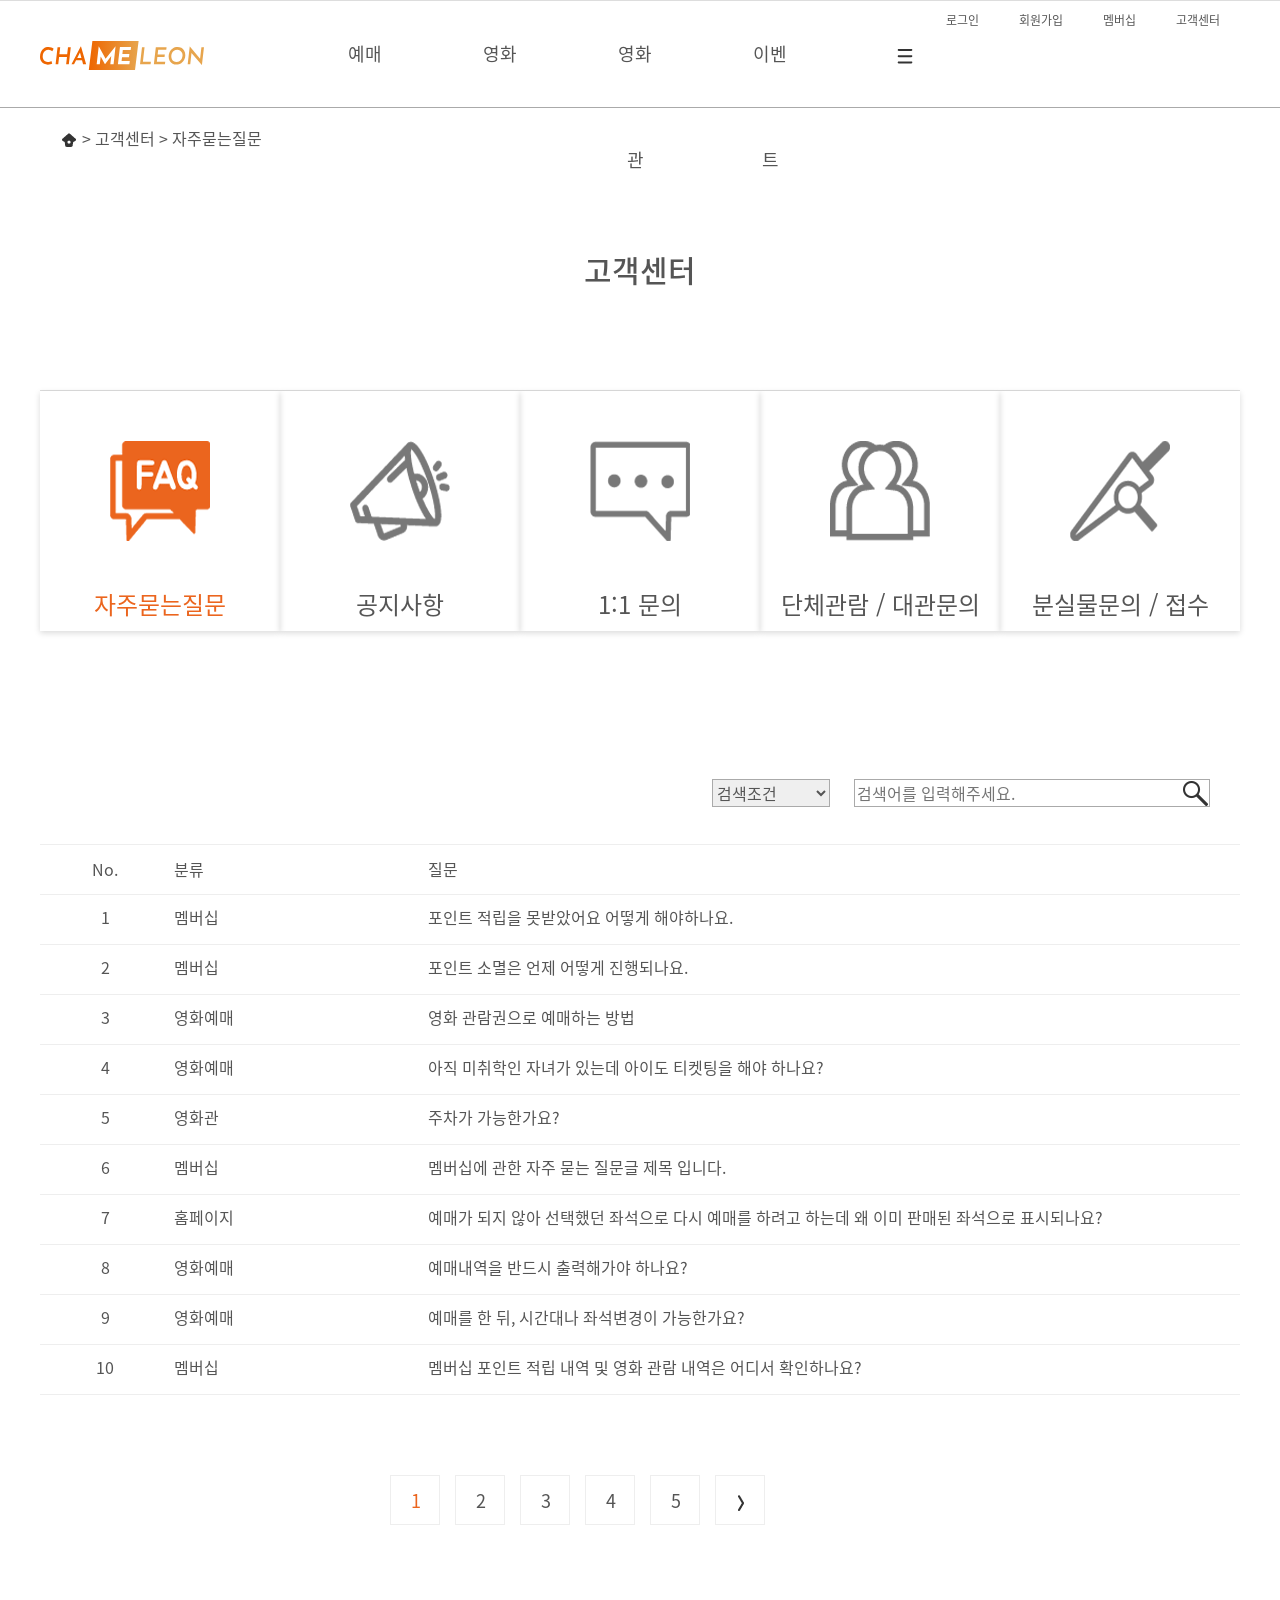
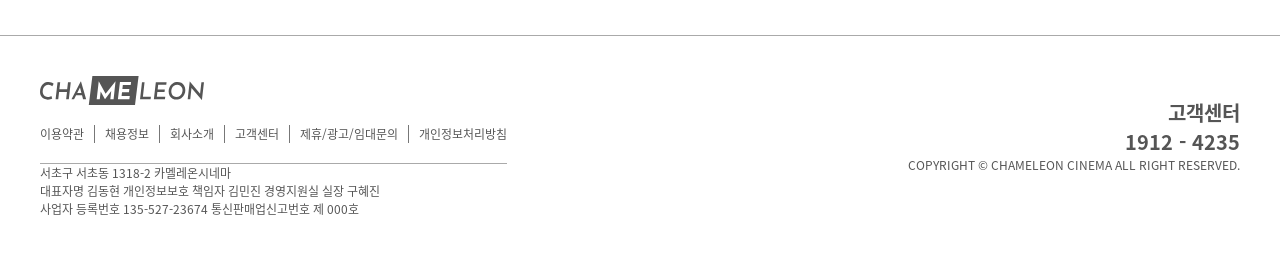
<file: notice/faq.html>
<!DOCTYPE html>
<html lang="ko">

<head>
    <meta charset="utf-8">
    <title>자주묻는질문 : 고객센터 : 카멜레온시네마</title>
    <link rel="stylesheet" href="../asset/css/common.css">
    <link rel="stylesheet" href="../asset/css/sub.css">
    <link rel="stylesheet" href="../asset/css/kdh.css">
    <link rel="icon" href="../asset/images/common/chamelieon.ico">
    <!--[if lt IE 9]>
        <script src="js/html5shiv.min.js"></script>
    <![endif]-->
    <script src="../asset/js/jquery-1.12.4.min.js"></script>
    <script src="../asset/js/jquery.bxslider.min.js"></script>
    <script src="../asset/js/tab.js"></script>
    <script src="../asset/js/common.js"></script>
    <script>
    var empJ = /\s/g; // 공백체크
	var nameJ = /^[가-힣]{2,6}$/;  // 이름 정규식
	var mailJ = /^[0-9a-zA-Z]([-_.]?[0-9a-zA-Z])*@[0-9a-zA-Z]([-_.]?[0-9a-zA-Z])*.[a-zA-Z]{2,3}$/i; // 이메일 검사 정규식
	var phoneJ = /^01([0|1|6|7|8|9]?)?([0-9]{3,4})?([0-9]{4})$/; // 휴대폰 번호 정규식


        $(document).ready(function () {
            var _boardList = $("#boardArea .boardList");
            _boardList.find("a").on("click", function () {
                $(this).find(".boardHead3").toggleClass("hoverColor");
                $(this).next().toggleClass("detailVisible");
                if ($(this).next().hasClass("detailVisible"))
                    $(this).attr("title", "질문 상세접기");
                else
                    $(this).attr("title", "질문 상세보기");
                return false;
            });
        });
    </script>
</head>

<body>
    <div id="skip">
        <a href="#gnb">주메뉴 바로가기</a>
        <a href="#skipcnt">본문바로가기</a>
    </div>

    <header id="header">
        <div id="header_wrap">
            <h1 class="logo fl_left">
                <a href="../index.html">
                    <img src="../asset/images/common/logo.svg" alt="카멜레온시네마 로고">
                </a>
            </h1>
            <div id="header_btn">
                <ul class="fl_right">
                    <li class="fl_left"><a href="">로그인</a></li>
                    <li class="fl_left"><a href="../member/join.html">회원가입</a></li>
                    <li class="fl_left"><a href="../membership/ms_guaid.html">멤버십</a></li>
                    <li class="fl_left"><a href="../notice/faq.html">고객센터</a></li>
                </ul>
            </div>
            <nav id="gnb" class="txt_cen cle_both:after">
                <ul>
                    <li><a href="../reserve/r_quick.html">예매</a></li>
                    <li><a href="../movie/recently.html">영화</a></li>
                    <li><a href="../cinema/c_finder.html">영화관</a></li>
                    <li><a href="">이벤트</a></li>
                    <li class="all_Menu"><a href="#sitemap"><img src="../asset/images/common/icon_menu.gif"
                                alt="전체메뉴보기"></a></li>
                </ul>
            </nav>
        </div>
        <div id="sitemap" class="po_relat">
            <div class="sitemap_box po_absol">
                <ul class="s_tit">
                    <li><a href="../movie/recently.html">영화</a>
                        <ul>
                            <li><a href="">박스오피스</a></li>
                            <li><a href="../movie/recently.html">최신개봉작</a></li>
                            <li><a href="">상영예정작</a></li>
                        </ul>
                    </li>
                    <li><a href="../reserve/r_quick.html">예매</a>
                        <ul>
                            <li><a href="../reserve/r_quick.html">빠른예매</a></li>
                            <li><a href="">미개봉 선예매</a></li>
                            <li><a href="">예매확인</a></li>
                        </ul>
                    </li>
                    <li><a href="../cinema/c_finder.html">극장</a>
                        <ul>
                            <li><a href="../cinema/c_finder.html">영화관 찾기</a></li>
                            <li><a href="">자주가는 영화관</a></li>
                            <li><a href="">특별관</a></li>
                        </ul>
                    </li>
                    <li><a href="">이벤트</a>
                        <ul>
                            <li><a href="">브랜드</a></li>
                            <li><a href="">영화</a></li>
                            <li><a href="">제휴</a></li>
                            <li><a href="">영화관</a></li>
                        </ul>
                    </li>
                    <li><a href="">스토어</a>
                        <ul>
                            <li><a href="">티켓</a></li>
                            <li><a href="">콤보</a></li>
                            <li><a href="">굿즈</a></li>
                        </ul>
                    </li>
                </ul>
                <ul class="b_tit">
                    <li><a href="../membership/ms_guide.html">멤버십</a>
                        <ul>
                            <li><a href="../membership/ms_guide.html">멤버십 안내</a></li>
                            <li><a href="">멤버십 카드</a></li>
                            <li><a href="">제휴카드</a></li>
                            <li><a href="">VIP</a></li>
                        </ul>
                    </li>
                    <li><a href="">회사소개</a>
                        <ul>
                            <li><a href="">회사소개</a></li>
                            <li><a href="">인재채용</a></li>
                            <li><a href="">광고 제휴 문의</a></li>
                            <li><a href="">경영</a></li>
                            <li><a href="">본사위치</a></li>
                        </ul>
                    </li>
                    <li><a href="../member/join.html">회원서비스</a>
                        <ul>
                            <li><a href="../member/join.html">회원가입</a></li>
                            <li><a href="">아이디 | 패스워드 찾기</a></li>
                            <li><a href="">개인정보 처리 방침</a></li>
                            <li><a href="">회원탈퇴</a></li>
                        </ul>
                    </li>
                    <li><a href="../notice/faq.html">고객센터</a>
                        <ul>
                            <li><a href="../notice/faq.html">자주 묻는 질문</a></li>
                            <li><a href="">공지사항</a></li>
                            <li><a href="../notice/question.html">문의하기</a></li>
                            <li><a href="">분실문 문의 및 접수</a></li>
                            <li><a href="">단체 및 대관문의</a></li>
                        </ul>
                    </li>
                </ul>

            </div>
        </div>
    </header>

    <section id="subpage_content" class="contain po_relat">
        <div id="faq" class="boder_bx">
            <div id="location_bar">
                <a href="../index.html"><img src="../asset/images/common/icon_home.gif" alt="홈 아이콘"></a> &gt; 고객센터 &gt;
                자주묻는질문
            </div>
            <h2 id="skipcnt" class="txt_cen">고객센터</h2>
            <ul id="iconBox" class="txt_cen cle_both">
                <li>
                    <a href="faq.html">
                        <div class="iconArea bgPositionY"></div>
                        <p class="hoverColor">자주묻는질문</p>
                    </a>
                </li>
                <li>
                    <a href="">
                        <div class="iconArea"></div>
                        <p>공지사항</p>
                    </a>
                </li>
                <li>
                    <a href="question.html">
                        <div class="iconArea"></div>
                        <p>1:1 문의</p>
                    </a>
                </li>
                <li>
                    <a href="">
                        <div class="iconArea"></div>
                        <p>단체관람 / 대관문의</p>
                    </a>
                </li>
                <li>
                    <a href="">
                        <div class="iconArea"></div>
                        <p>분실물문의 / 접수</p>
                    </a>
                </li>
            </ul>
        </div>

        <div id="searchWrap" class="cle_both po_relat">
            <select name="searchSelect" id="searchSelect" title="검색기준선택">
                <option>검색조건</option>
                <option>멤버십</option>
                <option>영화관</option>
                <option>영화예매</option>
                <option>인재채용</option>
                <option>할인/신용카드</option>
                <option>홈페이지</option>
                <option>기타</option>
            </select>
            <label for="searchTxt">
                <input type="text" name="searchTxt" id="searchTxt" placeholder="검색어를 입력해주세요.">
            </label>
            <button type="button" class="po_absol"><img src="../asset/images/common/icon_search.png"
                    alt="검색아이콘"></button>

        </div>
        <div id="boardArea">
            <div id="boardHead">
                <span class="boardHead1">No.</span> <!-- wid130 -->
                <span class="boardHead2">분류</span> <!-- wid250 -->
                <span class="boardHead3">질문</span> <!-- wid820 -->
            </div>
            <div class="boardList">
                <a href="" role="button" title="질문 상세보기">
                    <span class="boardHead1">1</span>
                    <span class="boardHead2">멤버십</span>
                    <span class="boardHead3">포인트 적립을 못받았어요 어떻게 해야하나요.</span>
                </a>
                <div class="detail">
                    <p>멤버십 포인트 적립은 상영시간 전까지만 가능하며,<br>
                        상영시간이 지난 티켓에 대해서는 사후 적립이 불가합니다.</p>
                </div>
            </div>
            <div class="boardList">
                <a href="" role="button" title="질문 상세보기">
                    <span class="boardHead1">2</span>
                    <span class="boardHead2">멤버십</span>
                    <span class="boardHead3">포인트 소멸은 언제 어떻게 진행되나요.</span>
                </a>
                <div class="detail">
                    <p>멤버십 포인트는 최초 적립된 시점에서 24개월이 지난 시점의<br>
                        해당 월 말일 영업종료 후 해당 기간 내에 사용하지 못한 잔여포인트가 월 단위로 자동 소멸됩니다.<br>
                        회원에게 제공되는 포인트의 소멸시효가 도래하여 포인트를 소멸시키는 경우,<br>
                        포인트 소멸과 관련된 내용을 최소 15일 전 e-mail 또는 SMS가 발송됩니다.</p>
                </div>
            </div>
            <div class="boardList">
                <a href="" role="button" title="질문 상세보기">
                    <span class="boardHead1">3</span>
                    <span class="boardHead2">영화예매</span>
                    <span class="boardHead3">영화 관람권으로 예매하는 방법</span>
                </a>
                <div class="detail">
                    <p>영화 관람권 이용 방법은 홈페이지, 어플, 웹 로그인 후 결제 마지막 단계에서<br>
                        [영화관람권/VIP쿠폰] - [쿠폰번호 및 인증번호 입력] - [관람권 등록] - [사용] - [적용] - [결제]<br>
                        차례로 선택하시면 예매가 완료 되며, 예매 번호 확인이 가능합니다.<br>
                        완료된 예매 내역은 예매확인/취소 에서도 확인 가능합니다.<br>
                        * 영화 관람권은 회원 로그인 후 [쿠폰/관람권]에서 등록 가능합니다.<br>
                        * 영화 관람권 사용의 경우, 비회원 예매는 불가능 합니다.</p>
                </div>
            </div>
            <div class="boardList">
                <a href="" role="button" title="질문 상세보기">
                    <span class="boardHead1">4</span>
                    <span class="boardHead2">영화예매</span>
                    <span class="boardHead3">아직 미취학인 자녀가 있는데 아이도 티켓팅을 해야 하나요?</span>
                </a>
                <div class="detail">
                    <p>* 48개월 미만의 어린이는 별도의 관람료를 받지 않고,<br>보호자의 동반하에 관람 가능 > 보호자와 함께 착석하여 관람 가능합니다.<br>
                        * 48개월 이상부터 고등학생까지 동일하게 청소년 요금이 적용됩니다.<br>
                        * 보호자 1명에 48개월 미만자녀 1명 동반 시, 별도의 관람료 없이 관람가능합니다.<br>
                        * 보호자 1명에 48개월 미만자녀 2명이상 동반 시, 두 자녀 모두 48개월 미만이라 하더라도 청소년 요금으로 1매 티켓팅 필수입니다.<br></p>
                </div>
            </div>
            <div class="boardList">
                <a href="" role="button" title="질문 상세보기">
                    <span class="boardHead1">5</span>
                    <span class="boardHead2">영화관</span>
                    <span class="boardHead3">주차가 가능한가요?</span>
                </a>
                <div class="detail">
                    <p>모든 영화관에는 주차공간이 마련되어 있으며,<br>
                        주차 요금 및 주차장 정보 등 자세한 내용은 이용하시는 지점 선택 후<br>
                        약도/교통/주차 메뉴를 통해 확인 가능합니다.</p>
                </div>
            </div>
            <div class="boardList">
                <a href="" role="button" title="질문 상세보기">
                    <span class="boardHead1">6</span>
                    <span class="boardHead2">멤버십</span>
                    <span class="boardHead3">멤버십에 관한 자주 묻는 질문글 제목 입니다.</span>
                </a>
                <div class="detail">
                    <p>멤버십 포인트 적립은 상영시간 전까지만 가능하며,<br>
                        상영시간이 지난 티켓에 대해서는 사후 적립이 불가합니다.</p>
                </div>
            </div>
            <div class="boardList">
                <a href="" role="button" title="질문 상세보기">
                    <span class="boardHead1">7</span>
                    <span class="boardHead2">홈페이지</span>
                    <span class="boardHead3">예매가 되지 않아 선택했던 좌석으로 다시 예매를 하려고 하는데 왜 이미 판매된 좌석으로 표시되나요?</span>
                </a>
                <div class="detail">
                    <p>온라인 예매 진행시 데이터 연결이 원활하지 않아 결제만 진행되고 예매가 완료되지 않은 경우<br>
                        해당 좌석의 이중 구매 방지를 위해 약 10분간 홀딩 되어 동일 좌석 선택이 불가합니다.<br><br>
                        해당 시간 경과후 구매가 가능하오니, 이점 유의 부탁드립니다.</p>
                </div>
            </div>
            <div class="boardList">
                <a href="" role="button" title="질문 상세보기">
                    <span class="boardHead1">8</span>
                    <span class="boardHead2">영화예매</span>
                    <span class="boardHead3">예매내역을 반드시 출력해가야 하나요?</span>
                </a>
                <div class="detail">
                    <p>비회원 예매 시 남긴 휴대폰 번호로 전송된 예매번호를 기준으로 무인발권기 및 현장 매표소에서<br>
                        티켓 출력이 가능합니다.<br>
                        * 비회원 예매의 경우 모바일티켓 발권이 되지 않습니다.</p>
                </div>
            </div>
            <div class="boardList">
                <a href="" role="button" title="질문 상세보기">
                    <span class="boardHead1">9</span>
                    <span class="boardHead2">영화예매</span>
                    <span class="boardHead3">예매를 한 뒤, 시간대나 좌석변경이 가능한가요?</span>
                </a>
                <div class="detail">
                    <p>예매내역 변경은 예매취소나 환불 후 재 결제하는 방식으로 가능합니다.<br>
                        인터넷 상으로는 예매확인 및 취소 에서 상영시간 20분전까 취소가 가능하며,<br>
                        상영시작 20분 전까지 재 예매가 가능합니다.<br>
                        현장에서는 영화의 상영시간 전까지 매표소에서 전체 환불 후 원하시는 시간이나 좌석으로<br>
                        재 결제를 하셔야 합니다.<br><br>
                        * 메가박스 관람권 및 제휴 예매권을 이용하셨을 경우,<br>
                        예매 환불 전 해당 관람권 및 예매권의 유효기간 확인 부탁드립니다.</p>
                </div>
            </div>
            <div class="boardList">
                <a href="" role="button" title="질문 상세보기">
                    <span class="boardHead1">10</span>
                    <span class="boardHead2">멤버십</span>
                    <span class="boardHead3">멤버십 포인트 적립 내역 및 영화 관람 내역은 어디서 확인하나요?</span>
                </a>
                <div class="detail">
                    <p>멤버십 포인트 적립 내역은<br>
                        홈페이지 회원 로그인 > 나의 메가박스 > 멤버십 정보 > 포인트 내역조회 페이지를 통해 확인 가능하며,<br>
                        영화 관람내역의 경우 멤버십 포인트를 적립한 내역에 한해서만 확인이 가능합니다.</p>
                </div>
            </div>
            <div id="buttonSet" class="txt_cen">
                <div class="pageButton hoverColor"><a href="">1</a></div>
                <div class="pageButton"><a href="">2</a></div>
                <div class="pageButton"><a href="">3</a></div>
                <div class="pageButton"><a href="">4</a></div>
                <div class="pageButton"><a href="">5</a></div>
                <div class="pageButton">
                    <a href="">
                        <img src="../asset/images/common/icon_right.gif" alt="다음페이지 버튼">
                    </a>
                </div>
            </div>
        </div>
    </section>

    <div class="wid1920">
        <footer id="footer">
            <div class="footerbox">
                <h1 class="logo">
                    <a href="../index.html">
                        <img src="../asset/images/common/logo_footer.svg" alt="카멜레온시네마 로고">
                    </a>
                </h1>
                <ul class="cle_both">
                    <li>이용약관</li>
                    <li>채용정보</li>
                    <li>회사소개</li>
                    <li><a href="../notice/faq.html">고객센터</a></li>
                    <li>제휴/광고/임대문의</li>
                    <li>개인정보처리방침</li>
                </ul>
                <address>
                    서초구 서초동 1318-2 카멜레온시네마
                </address>
                <p>
                    대표자명 김동현 개인정보보호 책임자 김민진 경영지원실 실장 구혜진<br>
                    사업자 등록번호 135-527-23674 통신판매업신고번호 제 000호
                </p>
                <div class="footer_txt">
                    <strong>고객센터<br>1912 - 4235</strong>
                    <p class="copyR">
                        COPYRIGHT &copy; CHAMELEON CINEMA ALL RIGHT RESERVED.
                    </p>
                </div>
            </div>
        </footer>
    </div>

</body>

</html>
</file>
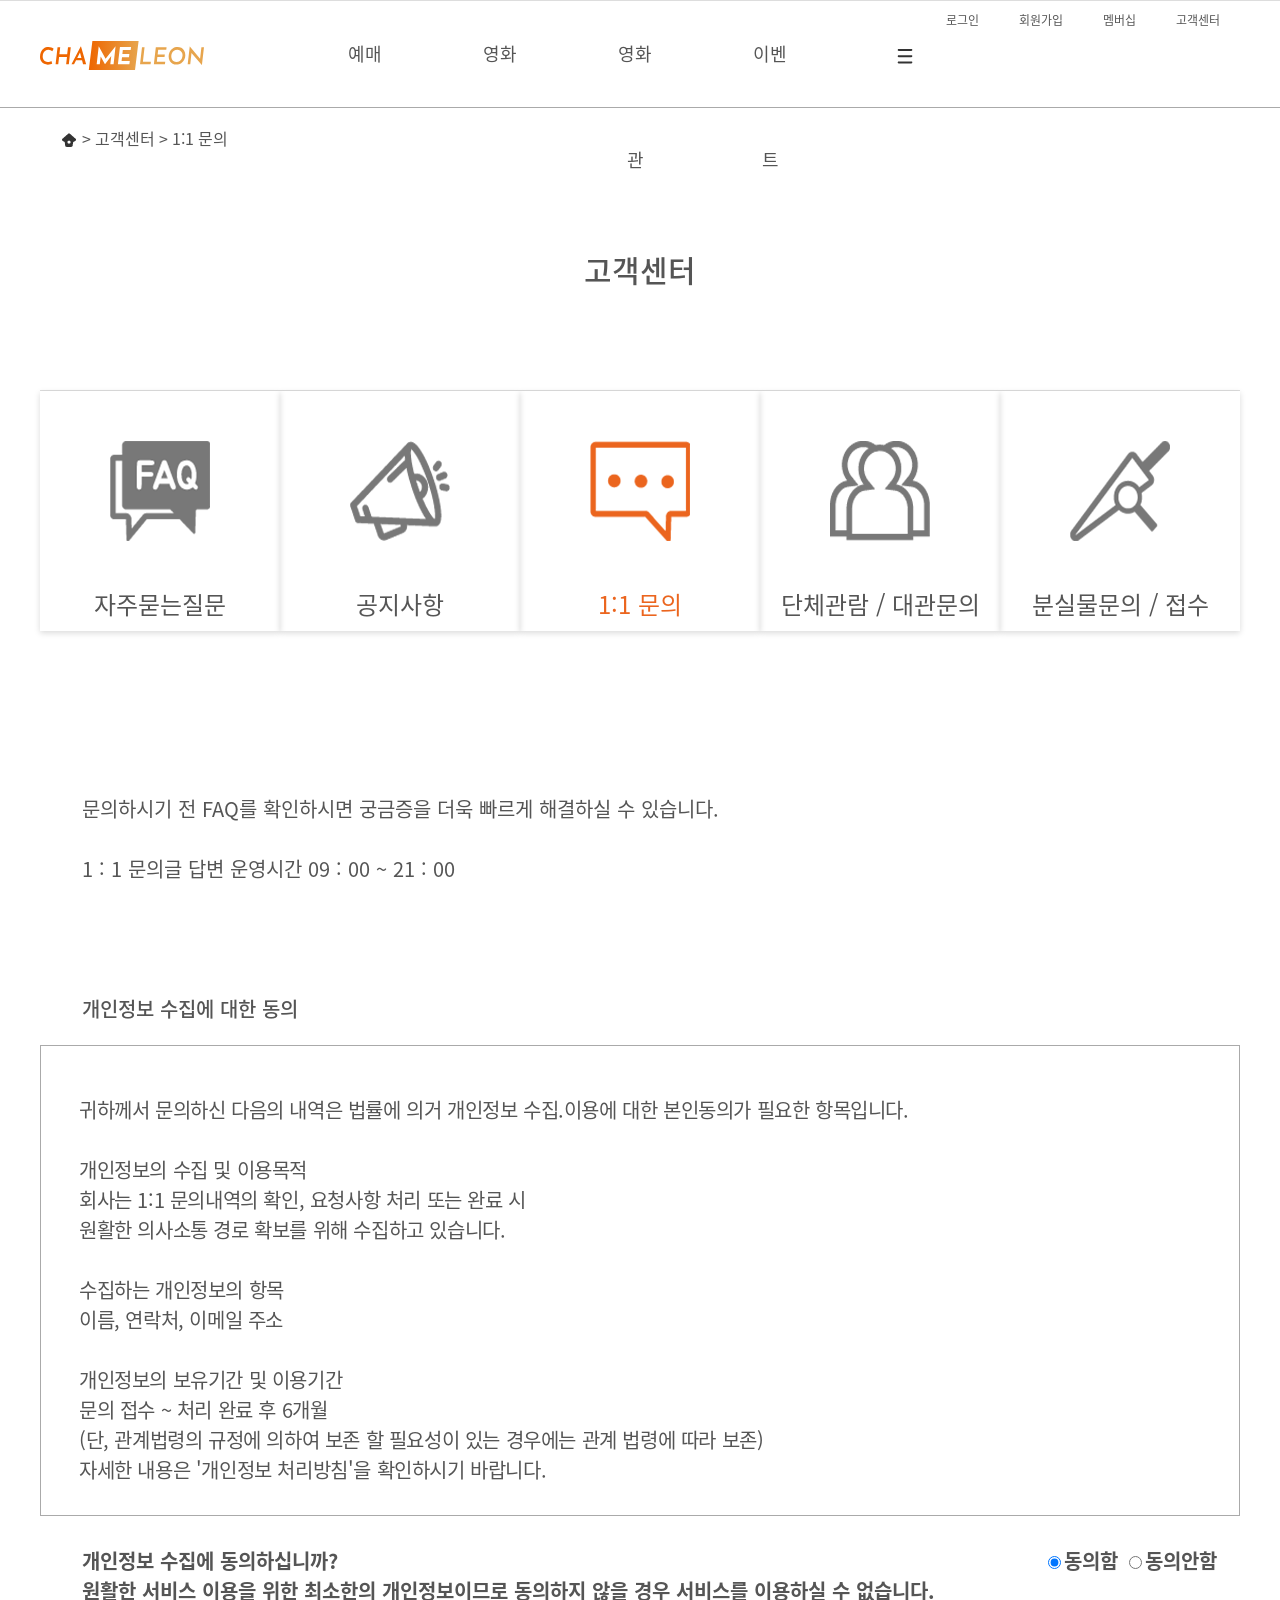
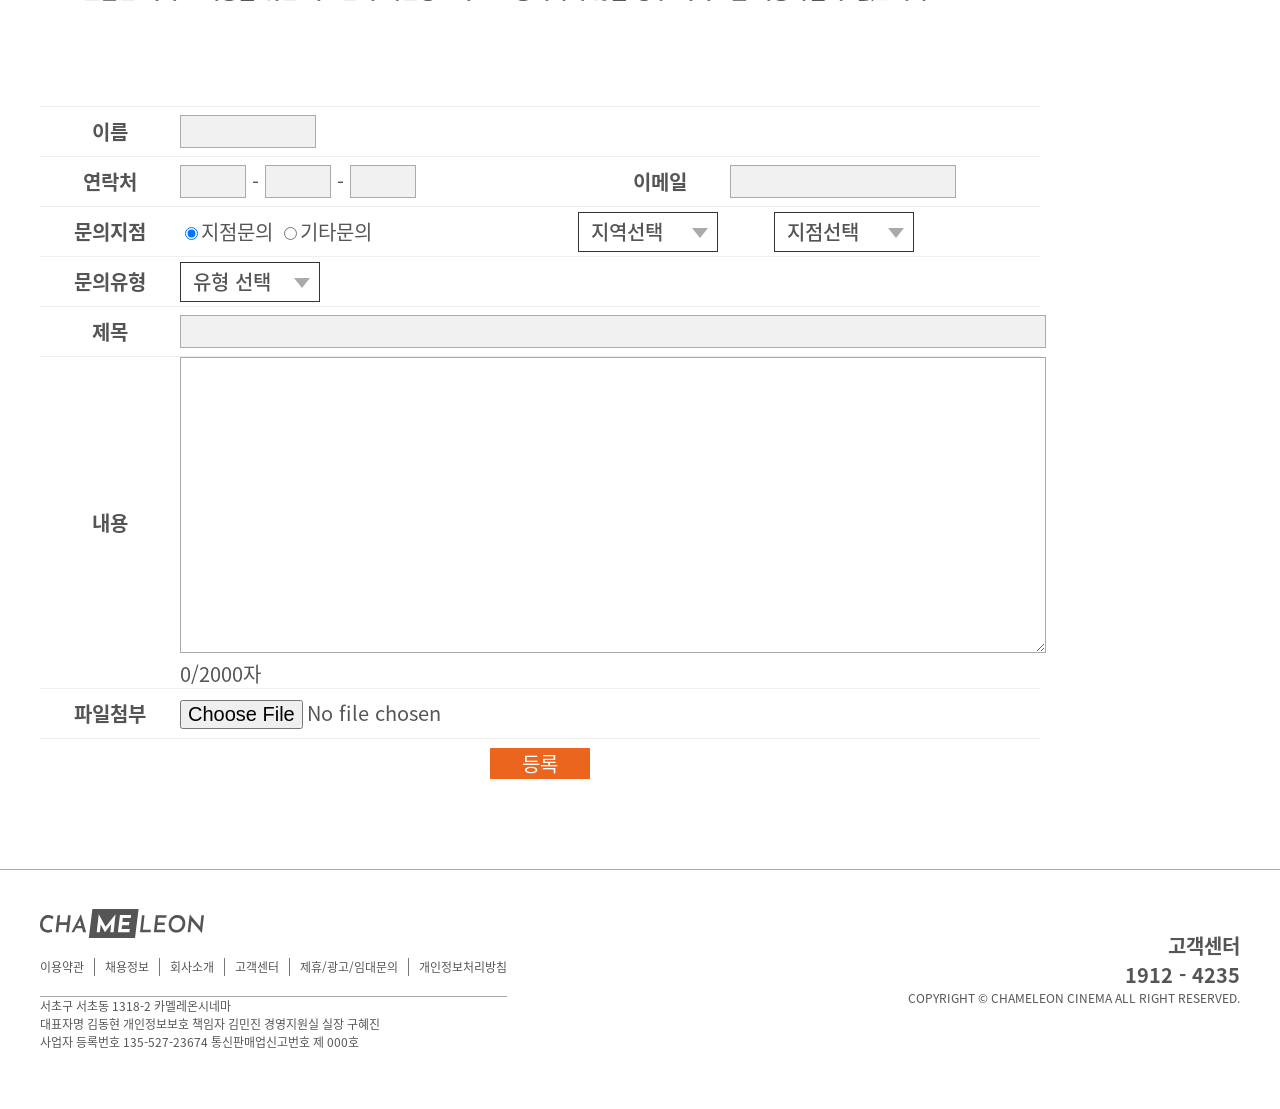
<file: notice/question.html>
<!DOCTYPE html>
<html lang="ko">

<head>
    <meta charset="utf-8">
    <title>1:1문의 : 고객센터 : 카멜레온시네마</title>
    <link rel="stylesheet" href="../asset/css/common.css">
    <link rel="stylesheet" href="../asset/css/sub.css">
    <link rel="stylesheet" href="../asset/css/kdh.css">
    <link rel="icon" href="../asset/images/common/chamelieon.ico">
    <style>

    </style>
    <!--[if lt IE 9]>
        <script src="js/html5shiv.min.js"></script>
    <![endif]-->
    <script src="../asset/js/jquery-1.12.4.min.js"></script>
    <script src="../asset/js/jquery.bxslider.min.js"></script>
    <script src="../asset/js/tab.js"></script>
    <script src="../asset/js/common.js"></script>
    <script src="../asset/js/question.js"></script>

</head>

<body>
    <div id="skip">
        <a href="#gnb">주메뉴 바로가기</a>
        <a href="#skipcnt">본문바로가기</a>
    </div>

    <header id="header">
        <div id="header_wrap">
            <h1 class="logo fl_left">
                <a href="../index.html">
                    <img src="../asset/images/common/logo.svg" alt="카멜레온시네마 로고">
                </a>
            </h1>
            <div id="header_btn">
                <ul class="fl_right">
                    <li class="fl_left"><a href="">로그인</a></li>
                    <li class="fl_left"><a href="../member/join.html">회원가입</a></li>
                    <li class="fl_left"><a href="../membership/ms_guaid.html">멤버십</a></li>
                    <li class="fl_left"><a href="../notice/faq.html">고객센터</a></li>
                </ul>
            </div>
            <nav id="gnb" class="txt_cen cle_both:after">
                <ul>
                    <li><a href="../reserve/r_quick.html">예매</a></li>
                    <li><a href="../movie/recently.html">영화</a></li>
                    <li><a href="../cinema/c_finder.html">영화관</a></li>
                    <li><a href="">이벤트</a></li>
                    <li class="all_Menu"><a href="#sitemap"><img src="../asset/images/common/icon_menu.gif"
                                alt="전체메뉴보기"></a></li>
                </ul>
            </nav>
        </div>
        <div id="sitemap" class="po_relat">
            <div class="sitemap_box po_absol">
                <ul class="s_tit">
                    <li><a href="../reserve/r_quick.html">영화</a>
                        <ul>
                            <li><a href="">박스오피스</a></li>
                            <li><a href="../movie/recently.html">최신개봉작</a></li>
                            <li><a href="">상영예정작</a></li>
                        </ul>
                    </li>
                    <li><a href="../reserve/r_quick.html">예매</a>
                        <ul>
                            <li><a href="../reserve/r_quick.html">빠른예매</a></li>
                            <li><a href="">미개봉 선예매</a></li>
                            <li><a href="">예매확인</a></li>
                        </ul>
                    </li>
                    <li><a href="../cinema/c_finder.html">극장</a>
                        <ul>
                            <li><a href="../cinema/c_finder.html">영화관 찾기</a></li>
                            <li><a href="">자주가는 영화관</a></li>
                            <li><a href="">특별관</a></li>
                        </ul>
                    </li>
                    <li><a href="">이벤트</a>
                        <ul>
                            <li><a href="">브랜드</a></li>
                            <li><a href="">영화</a></li>
                            <li><a href="">제휴</a></li>
                            <li><a href="">영화관</a></li>
                        </ul>
                    </li>
                    <li><a href="">스토어</a>
                        <ul>
                            <li><a href="">티켓</a></li>
                            <li><a href="">콤보</a></li>
                            <li><a href="">굿즈</a></li>
                        </ul>
                    </li>
                </ul>
                <ul class="b_tit">
                    <li><a href="../membership/ms_guide.html">멤버십</a>
                        <ul>
                            <li><a href="../membership/ms_guide.html">멤버십 안내</a></li>
                            <li><a href="">멤버십 카드</a></li>
                            <li><a href="">제휴카드</a></li>
                            <li><a href="">VIP</a></li>
                        </ul>
                    </li>
                    <li><a href="">회사소개</a>
                        <ul>
                            <li><a href="">회사소개</a></li>
                            <li><a href="">인재채용</a></li>
                            <li><a href="">광고 제휴 문의</a></li>
                            <li><a href="">경영</a></li>
                            <li><a href="">본사위치</a></li>
                        </ul>
                    </li>
                    <li><a href="../member/join.html">회원서비스</a>
                        <ul>
                            <li><a href="../member/join.html">회원가입</a></li>
                            <li><a href="">아이디 | 패스워드 찾기</a></li>
                            <li><a href="">개인정보 처리 방침</a></li>
                            <li><a href="">회원탈퇴</a></li>
                        </ul>
                    </li>
                    <li><a href="../notice/faq.html">고객센터</a>
                        <ul>
                            <li><a href="../notice/faq.html">자주 묻는 질문</a></li>
                            <li><a href="">공지사항</a></li>
                            <li><a href="../notice/question.html">문의하기</a></li>
                            <li><a href="">분실문 문의 및 접수</a></li>
                            <li><a href="">단체 및 대관문의</a></li>
                        </ul>
                    </li>
                </ul>

            </div>
        </div>
    </header>

    <section id="subpage_content" class="contain po_relat">
        <div id="faq" class="boder_bx">
            <div id="location_bar">
                <a href="../index.html"><img src="../asset/images/common/icon_home.gif" alt="홈 아이콘"></a> &gt; 고객센터 &gt;
                1:1 문의
            </div>
            <h2 id="skipcnt" class="txt_cen">고객센터</h2>
            <ul id="iconBox" class="txt_cen cle_both">
                <li>
                    <a href="faq.html">
                        <div class="iconArea"></div>
                        <p class="">자주묻는질문</p>
                    </a>
                </li>
                <li>
                    <a href="">
                        <div class="iconArea"></div>
                        <p>공지사항</p>
                    </a>
                </li>
                <li>
                    <a href="question.html">
                        <div class="iconArea bgPositionY"></div>
                        <p class="hoverColor">1:1 문의</p>
                    </a>
                </li>
                <li>
                    <a href="">
                        <div class="iconArea"></div>
                        <p>단체관람 / 대관문의</p>
                    </a>
                </li>
                <li>
                    <a href="">
                        <div class="iconArea"></div>
                        <p>분실물문의 / 접수</p>
                    </a>
                </li>
            </ul>
        </div>

        <div class="questionTxt">
            <p>문의하시기 전 FAQ를 확인하시면 궁금증을 더욱 빠르게 해결하실 수 있습니다.</p>
            <p>1 : 1 문의글 답변 운영시간 09 : 00 ~ 21 : 00</p>
            <strong>개인정보 수집에 대한 동의</strong>
        </div>
        <div id="agreementTxt">
            <p>
                귀하께서 문의하신 다음의 내역은 법률에 의거 개인정보 수집.이용에 대한 본인동의가 필요한 항목입니다.<br><br>

                개인정보의 수집 및 이용목적<br>
                회사는 1:1 문의내역의 확인, 요청사항 처리 또는 완료 시<br>
                원활한 의사소통 경로 확보를 위해 수집하고 있습니다.<br><br>

                수집하는 개인정보의 항목<br>
                이름, 연락처, 이메일 주소<br><br>

                개인정보의 보유기간 및 이용기간<br>
                문의 접수 ~ 처리 완료 후 6개월<br>
                (단, 관계법령의 규정에 의하여 보존 할 필요성이 있는 경우에는 관계 법령에 따라 보존)<br>
                자세한 내용은 '개인정보 처리방침'을 확인하시기 바랍니다.<br>
            </p>
        </div>
        <div class="questionTxt2 po_relat">
            <strong>
                개인정보 수집에 동의하십니까?
                <span id="radioWrap" class="po_absol">
                        <input type=radio value="동의함" name="agree" id="agree1" checked><label for="agree1">동의함</label>
                        <input type=radio value="동의안함" name="agree" id="agree2"><label for="agree2">동의안함</label>
                </span>
                <br>
            </strong>
            <strong>
                원활한 서비스 이용을 위한 최소한의 개인정보이므로 동의하지 않을 경우 서비스를 이용하실 수 없습니다.
            </strong>
        </div>
        <form action="question.html" method="post" id="quesForm">
            <table>
                <caption>1:1문의 작성폼</caption>
                <colgroup>
                    <col class="wid140">
                    <col class="wid410">
                    <col class="wid140">
                    <col class="wid310">
                </colgroup>
                <tbody>
                    <tr>
                        <th scope="row" id="quesName">
                            <label for="name">이름</label>
                        </th>
                        <td colspan="3" headers="quesName">
                            <input type="text" name="name" id="name" maxlength="6">
                        </td>
                    </tr>
                    <tr>
                        <th scope="row" id="quesTel">
                            연락처
                        </th>
                        <td headers="quesTel">
                            <input type="text" name="phone" id="phone1" title="연락처 앞3자리" maxlength="3"> -
                            <input type="text" name="phone" id="phone2" title="연락처 중간4자리" maxlength="4"> -
                            <input type="text" name="phone" id="phone3" title="연락처 마지막4자리" maxlength="4">
                        </td>
                        <th scope="row" id="quesEmail">
                            <label for="email">이메일</label>
                        </th>
                        <td headers="quesEmail">
                            <input type="text" name="email" id="email">
                        </td>
                    </tr>
                    <tr>
                        <th scope="row" id="quesBranch">문의지점</th>
                        <td colspan="3" headers="quesBranch">
                            <input type=radio value="지점문의" name="question" id="branch" checked><label for="branch">지점문의</label>
                            <input type=radio value="기타문의" name="question" id="etc"><label for="etc">기타문의</label>
                            
                            <div class="selAreaWrap selFirst po_relat">
                                <button class="areaBtn" type="button">
                                    <span class="triangle">지역선택</span>
                                </button>
                                <ul class="selArea po_absol ulBtn">
                                    <li><button type="button">지역선택</button></li>
                                    <li><button type="button">서울</button></li>
                                    <li><button type="button">경기</button></li>
                                    <li><button type="button">인천</button></li>
                                    <li><button type="button">충청</button></li>
                                    <li><button type="button">강원</button></li>
                                    <li><button type="button">경상</button></li>
                                    <li><button type="button">전라</button></li>
                                </ul>
                            </div>
                            <div class="selAreaWrap selSecond po_relat">
                                <button class="cinemaBtn" type="button">
                                    <span class="triangle">지점선택</span>
                                </button>
                                <ul class="selCinema po_absol ulBtn">
                                    <li><button type="button">지점선택</button></li>
                                    <li><button type="button">강남</button></li>
                                    <li><button type="button">강변</button></li>
                                    <li><button type="button">건대입구</button></li>
                                    <li><button type="button">구로</button></li>
                                    <li><button type="button">동대문</button></li>
                                    <li><button type="button">등촌</button></li>
                                    <li><button type="button">목동</button></li>
                                </ul>

                            </div>

                        </td>
                    </tr>
                    <tr>
                        <th scope="row" id="quesType">문의유형</th>
                        <td colspan="3" headers="quesType">
                            <div class="quesType po_relat">
                                <button type="button">
                                    <span class="triangle">유형 선택</span>
                                </button>
                                <ul class="selType po_absol">
                                    <li><button type="button">문의유형 선택</button></li>
                                    <li><button type="button">일반 문의</button></li>
                                    <li><button type="button">칭찬</button></li>
                                    <li><button type="button">불만</button></li>
                                    <li><button type="button">제안</button></li>
                                </ul>
                            </div>
                        </td>
                    </tr>
                    <tr>
                        <th scope="row" id="quesTitle">
                            <label for="quesTit">제목</label>
                        </th>
                        <td colspan="3" headers="quesTitle">
                            <input type="text" name="title" id="quesTit">
                        </td>
                    </tr>
                    <tr>
                        <th scope="row" id="quesContent"><label for="quesTarea">내용</label></th>
                        <td colspan="3" headers="quesContent">
                            <textarea name="quesTarea" id="quesTarea" cols="30" rows="10" maxlength="2000"></textarea>
                            <p>
                                <span>0</span>/2000자
                            </p>
                        </td>
                    </tr>
                    <tr>
                        <th scope="row" id="quesAddfile"><label for="quesFile"></label>파일첨부</th>
                        <td colspan="3" headers="quesAddfile">
                            <input type="file" name="quesFile" id="quesFile">
                        </td>
                    </tr>
                    <tr>
                        <td class="txt_cen" colspan="4">
                            <input type="submit" value="등록">
                        </td>
                    </tr>
                </tbody>
            </table>
        </form>
    </section>

    <div class="wid1920">
        <footer id="footer">
            <div class="footerbox">
                <h1 class="logo">
                    <a href="../index.html">
                        <img src="../asset/images/common/logo_footer.svg" alt="카멜레온시네마 로고">
                    </a>
                </h1>
                <ul class="cle_both">
                    <li>이용약관</li>
                    <li>채용정보</li>
                    <li>회사소개</li>
                    <li><a href="../notice/faq.html">고객센터</a></li>
                    <li>제휴/광고/임대문의</li>
                    <li>개인정보처리방침</li>
                </ul>
                <address>
                    서초구 서초동 1318-2 카멜레온시네마
                </address>
                <p>
                    대표자명 김동현 개인정보보호 책임자 김민진 경영지원실 실장 구혜진<br>
                    사업자 등록번호 135-527-23674 통신판매업신고번호 제 000호
                </p>
                <div class="footer_txt">
                    <strong>고객센터<br>1912 - 4235</strong>
                    <p class="copyR">
                        COPYRIGHT &copy; CHAMELEON CINEMA ALL RIGHT RESERVED.
                    </p>
                </div>
            </div>
        </footer>
    </div>

</body>

</html>
</file>
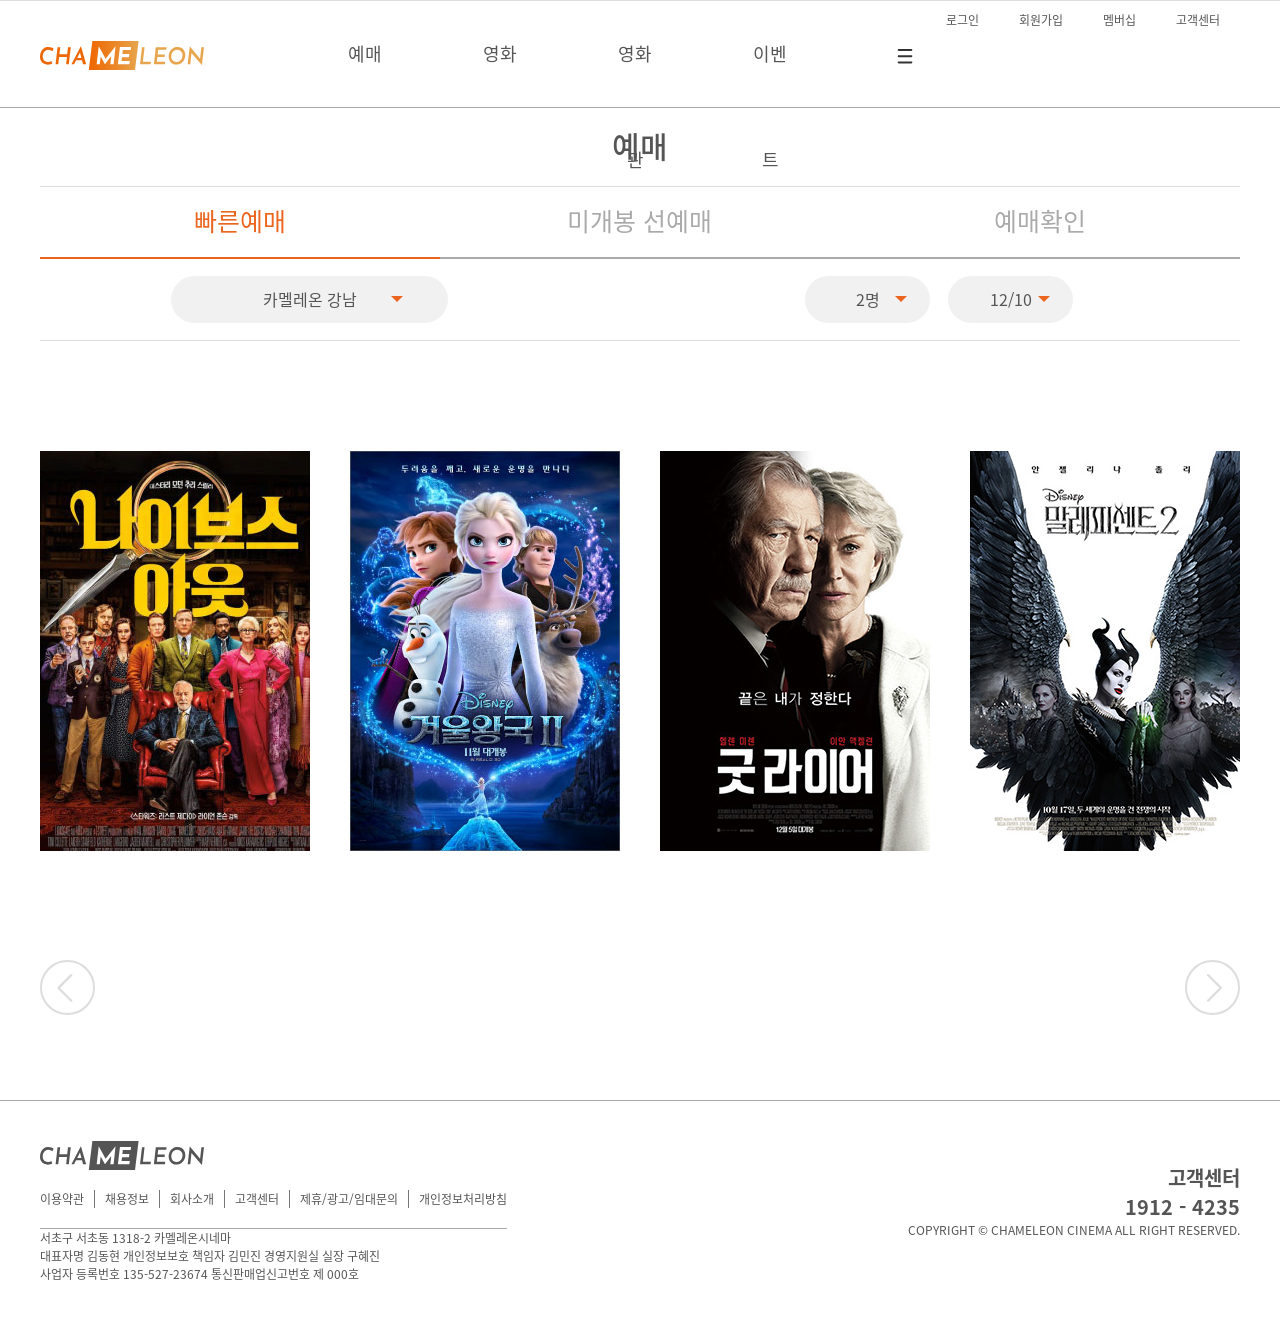
<file: reserve/r_quick.html>
<!DOCTYPE html>
<html lang="ko">

<head>
    <meta charset="utf-8">
    <title>빠른예매 : 예매 : 카멜레온시네마</title>
    <link rel="stylesheet" href="../asset/css/common.css">
    <link rel="stylesheet" href="css/featherlight.min.css">
    <link rel="stylesheet" href="../asset/css/kmj.css">
    <link rel="icon" href="../asset/images/common/chamelieon.ico">
    <!--[if lt IE 9]>
        <script src="js/html5shiv.min.js"></script>
    <![endif]-->
    <style>
    .clicked{color:red;}
    </style>
    <script src="../asset/js/jquery-1.12.4.min.js"></script>
    <script src="../asset/js/common.js"></script>
    <script src="../asset/js/featherlight.min.js"></script>
    <script src="../asset/js/modal.js"></script>

    
</head>

<body>
    <div id="skip">
        <a href="#gnb">주메뉴 바로가기</a>
        <a href="#content">본문바로가기</a>
    </div>

    <header id="header">
        <div id="header_wrap">
            <h1 class="logo fl_left">
                <a href="../index.html">
                    <img src="../asset/images/common/logo.svg" alt="카멜레온시네마 로고">
                </a>
            </h1>
            <div id="header_btn">
                <ul class="fl_right">
                    <li class="fl_left"><a href="">로그인</a></li>
                    <li class="fl_left"><a href="../member/join.html">회원가입</a></li>
                    <li class="fl_left"><a href="../membership/ms_guaid.html">멤버십</a></li>
                    <li class="fl_left"><a href="../notice/faq.html">고객센터</a></li>
                </ul>
            </div>
            <nav id="gnb" class="txt_cen cle_both:after">
                <ul>
                    <li><a href="../reserve/r_quick.html">예매</a></li>
                    <li><a href="../movie/recently.html">영화</a></li>
                    <li><a href="../cinema/c_finder.html">영화관</a></li>
                    <li><a href="">이벤트</a></li>
                    <li class="all_Menu"><a href="#sitemap"><img src="../asset/images/common/icon_menu.gif"
                                alt="전체메뉴보기"></a></li>
                </ul>
            </nav>
        </div>
        <div id="sitemap" class="po_relat">
            <div class="sitemap_box po_absol">
                <ul class="s_tit">
                    <li><a href="../movie/recently.html">영화</a>
                        <ul>
                            <li><a href="">박스오피스</a></li>
                            <li><a href="../movie/recently.html">최신개봉작</a></li>
                            <li><a href="">상영예정작</a></li>
                        </ul>
                    </li>
                    <li><a href="../reserve/r_quick.html">예매</a>
                        <ul>
                            <li><a href="../reserve/r_quick.html">빠른예매</a></li>
                            <li><a href="">미개봉 선예매</a></li>
                            <li><a href="">예매확인</a></li>
                        </ul>
                    </li>
                    <li><a href="../cinema/c_finder.html">극장</a>
                        <ul>
                            <li><a href="../cinema/c_finder.html">영화관 찾기</a></li>
                            <li><a href="">자주가는 영화관</a></li>
                            <li><a href="">특별관</a></li>
                        </ul>
                    </li>
                    <li><a href="">이벤트</a>
                        <ul>
                            <li><a href="">브랜드</a></li>
                            <li><a href="">영화</a></li>
                            <li><a href="">제휴</a></li>
                            <li><a href="">영화관</a></li>
                        </ul>
                    </li>
                    <li><a href="">스토어</a>
                        <ul>
                            <li><a href="">티켓</a></li>
                            <li><a href="">콤보</a></li>
                            <li><a href="">굿즈</a></li>
                        </ul>
                    </li>
                </ul>
                <ul class="b_tit">
                    <li><a href="../membership/ms_guide.html">멤버십</a>
                        <ul>
                            <li><a href="../membership/ms_guide.html">멤버십 안내</a></li>
                            <li><a href="">멤버십 카드</a></li>
                            <li><a href="">제휴카드</a></li>
                            <li><a href="">VIP</a></li>
                        </ul>
                    </li>
                    <li><a href="">회사소개</a>
                        <ul>
                            <li><a href="">회사소개</a></li>
                            <li><a href="">인재채용</a></li>
                            <li><a href="">광고 제휴 문의</a></li>
                            <li><a href="">경영</a></li>
                            <li><a href="">본사위치</a></li>
                        </ul>
                    </li>
                    <li><a href="../member/join.html">회원서비스</a>
                        <ul>
                            <li><a href="../member/join.html">회원가입</a></li>
                            <li><a href="">아이디 | 패스워드 찾기</a></li>
                            <li><a href="">개인정보 처리 방침</a></li>
                            <li><a href="">회원탈퇴</a></li>
                        </ul>
                    </li>
                    <li><a href="../notice/faq.html">고객센터</a>
                        <ul>
                            <li><a href="../notice/faq.html">자주 묻는 질문</a></li>
                            <li><a href="">공지사항</a></li>
                            <li><a href="../notice/question.html">문의하기</a></li>
                            <li><a href="">분실문 문의 및 접수</a></li>
                            <li><a href="">단체 및 대관문의</a></li>
                        </ul>
                    </li>
                </ul>

            </div>
        </div>
    </header>

    <section id="content" class="wid1920 contain po_relat">
        <div id="sub_m_tit" class="po_absol txt_cen boder_bx">
            <h2>예매</h2>
            <ul class="r_quick">
                <li class="sub_select"><a href="">빠른예매</a></li>
                <li><a href="">미개봉 선예매</a></li>
                <li><a href="">예매확인</a></li>
            </ul>
        </div>
        <div id="reserve_quick" class="po_absol">
            <div class="r_select po_relat">
                <div class="r_cinema po_absol">
                    <a href="">카멜레온 강남</a>           
                     <div class="r_c">
                         <div class="r_c_top">
                             <p class="r_c_tit">CHAMELEON CINEMA</p>
                             <ul class="r_c_mode">
                                 <li>
                                     <p>추천</p>
                                 </li>
                                 <li>
                                     <p>전체</p>
                                 </li>
                             </ul>
                             <p class="r_c_subtit">최근 이용한 카멜레온</p>
                             <ul>
                                 <li><a href="" role="button">카멜레온 강남</a></li>
                                 <li><a href="" role="button">카멜레온 서초</a></li>
                                 <li><a href="" role="button">카멜레온 홍대입구</a></li>
                             </ul>
                         </div>
                         <div class="r_c_buttom">
                                <p class="r_c_subtit">주변 카멜레온</p>
                                <ul>
                                    <li><a href="" role="button">카멜레온 서울대입구</a></li>
                                    <li><a href="" role="button">카멜레온 사당</a></li>
                                    <li><a href="" role="button">카멜레온 서초</a></li>
                                    <li><a href="" role="button">카멜레온 강남</a></li>
                                </ul>
                            </div>
                     </div>
                     <svg class="r_arrow_c po_absol" width="12" height="6">
                        <path d="M0 0 L12 0 L6 6 Z" />
                </svg>
                </div>
                <div class="r_number po_absol">
                    <a href="">2명</a>
                    <ul>
                        <li><a href="">1</a></li>
                        <li><a href="" class="r_selected">2</a></li>
                        <li><a href="">3</a></li>
                        <li><a href="">4</a></li>
                        <li><a href="">5</a></li>
                        <li><a href="">6</a></li>
                    </ul>
                    <svg class="r_arrow po_absol" width="12" height="6">
                            <path d="M0 0 L12 0 L6 6 Z" />
                    </svg>
                </div>
                <div class="r_date po_absol">
                    <a href="">12/10</a>
                    <ul>
                        <li><a href="" class="r_selected">12/10</a></li>
                        <li><a href="">12/11</a></li>
                        <li><a href="">12/12</a></li>
                        <li><a href="">12/13</a></li>
                        <li><a href="">12/14</a></li>
                        <li><a href="">12/15</a></li>
                    </ul>
                    <svg class="r_arrow po_absol" width="12" height="6">
                            <path d="M0 0 L12 0 L6 6 Z" />
                    </svg>
                </div>
            </div>
            <div class="r_poster_box">
                <ul>
                    <li class="over fl_left po_relat">
                        <img src="../asset/images/main/movie_poster1.jpg" alt="">
                        <div class="po_absol boder_bx">
                            <strong>나이브스 아웃</strong>
                            <p>12세 관람가</p>
                            <a href=".r_mdcnt1" class="link modal2" role="button">예매하기</a>
                            <a href="../movie/recently.html" class="">상세보기</a>
                        </div>
                         <div class="r_mdcnt1 r_md fl_left">
                            <img src="../asset/images/reserve/movie_age_12.gif" alt="">
                            <img src="../asset/images/reserve/modal_poster_02.jpg" alt="">
                            <h6>상영시간표</h6>
                            <ul>
                                <li>
                                    <div class="r_ticket">
                                            <div class="r_t_top po_relat">
                                                <p class="r_t_top fl_left">2D</p>
                                                <p class="r_t_top fl_right">12세연령가</p>
                                            </div>
                                            <div class="r_t_bottom po_absol">
                                                <strong class="po_absol">나이브스아웃</strong>
                                                <p class="r_eng_name">Knives out</p>
                                                <span class="r_t_cinema">카멜레온 강남</span>
                                                <p class="r_t_seat">3관 8층</p>
                                                <span class="r_t_num">일반 2명</span>
                                                <button role="button" class="button">15:30</button>
                                            </div>
                                    </div>
                                </li>
                                <li>
                                    <div class="r_ticket">
                                      
                                            <div class="r_t_top po_relat">
                                                <p class="r_t_top fl_left">2D</p>
                                                <p class="r_t_top fl_right">12세연령가</p>
                                            </div>
                                            <div class="r_t_bottom po_absol">
                                                <strong class="po_absol">나이브스아웃</strong>
                                                <p class="r_eng_name">knives out</p>
                                                <span class="r_t_cinema">카멜레온 강남</span>
                                                <p class="r_t_seat">4관 8층</p>
                                                <span class="r_t_num">일반 2명</span>
                                                <button role="button" class="button">17:10</button>
                                            </div> 
                                      
                                    </div>
                                </li>
                                <li>
                                    <div class="r_ticket">
                                        <div class="r_t_top po_relat">
                                            <p class="r_t_top fl_left">2D</p>
                                            <p class="r_t_top fl_right">12세연령가</p>
                                        </div>
                                        <div class="r_t_bottom po_absol">
                                            <strong class="po_absol">나이브스아웃</strong>
                                            <p class="r_eng_name">knives out</p>
                                            <span class="r_t_cinema">카멜레온 강남</span>
                                            <p class="r_t_seat">8관 9층</p>
                                            <span class="r_t_num">일반 2명</span>
                                            <button role="button" class="button">20:00</button>
                                        </div>
                                    </div>
                                </li>
                            </ul>
                            <!-- <ul class="r_t_btn">
                                <li>
                                    <a href="" role="button" class="r_t_prev  po_absol"></a>
                                    <a href="" role="button" class="r_t_next  po_absol"></a>
                                </li>
                            </ul> -->
                
                            <div class="r_select_btn po_absol">
                                <a href="" class="r_reserve boder_bx fl_left">예약정보수정</a>
                                <a href="" class="r_seat">좌석선택</a>
                            </div>
                        </div>
                    </li>
                    <li class="over fl_left po_relat">
                        <img src="../asset/images/main/movie_poster2.jpg" alt="">
                        <div class="po_absol boder_bx">
                            <strong>겨울왕국 2</strong>
                            <p>전체연령가</p>
                            <a href=".r_mdcnt2" class="link modal2" role="button">예매하기</a>
                            <a href="../movie/recently.html" class="">상세보기</a>
                        </div>
                        <div class="r_mdcnt2 r_md fl_left">
                            <img src="../asset/images/reserve/movie_age.gif" alt="">
                            <img src="../asset/images/reserve/modal_poster_01.jpg" alt="">
                            <h6>상영시간표</h6>
                            <ul>
                                <li>
                                    <div class="r_ticket">
                                            <div class="r_t_top po_relat">
                                                <p class="r_t_top fl_left">2D</p>
                                                <p class="r_t_top fl_right">전체연령가</p>
                                            </div>
                                            <div class="r_t_bottom po_absol">
                                                <strong class="po_absol">겨울왕국2</strong>
                                                <p class="r_eng_name">FROZEN 2</p>
                                                <span class="r_t_cinema">카멜레온 강남</span>
                                                <p class="r_t_seat">3관 8층</p>
                                                <span class="r_t_num">일반 2명</span>
                                                <button role="button" class="button">12:10</button>
                                            </div>
                                    </div>
                                </li>
                                <li>
                                    <div class="r_ticket">
                                        <div class="r_t_top po_relat">
                                            <p class="r_t_top fl_left">2D</p>
                                            <p class="r_t_top fl_right">전체연령가</p>
                                        </div>
                                        <div class="r_t_bottom po_absol">
                                            <strong class="po_absol">겨울왕국2</strong>
                                            <p class="r_eng_name">FROZEN 2</p>
                                            <span class="r_t_cinema">카멜레온 강남</span>
                                            <p class="r_t_seat">4관 8층</p>
                                            <span class="r_t_num">일반 2명</span>
                                            <button role="button" class="button">13:20</button>
                                        </div>   
                                    </div>
                                </li>
                                <li>
                                    <div class="r_ticket">
                                        <div class="r_t_top po_relat">
                                            <p class="r_t_top fl_left">3D</p>
                                            <p class="r_t_top fl_right">전체연령가</p>
                                        </div>
                                        <div class="r_t_bottom po_absol">
                                            <strong class="po_absol">겨울왕국2</strong>
                                            <p class="r_eng_name">FROZEN 2</p>
                                            <span class="r_t_cinema">카멜레온 강남</span>
                                            <p class="r_t_seat">8관 9층</p>
                                            <span class="r_t_num">일반 2명</span>
                                            <button role="button" class="button">15:50</button>
                                        </div>
                                    </div>
                                </li>
                            </ul>
                           <!--  <ul class="r_t_btn">
                                <li>
                                    <a href="" role="button" class="r_t_prev  po_absol"></a>
                                    <a href="" role="button" class="r_t_next  po_absol"></a>
                                </li>
                            </ul> -->
                
                            <div class="r_select_btn po_absol">
                                <a href="" class="r_reserve boder_bx fl_left">예약정보수정</a>
                                <a href="" class="r_seat">좌석선택</a>
                            </div>
                        </div>
                    </li>
                    <li class="over fl_left po_relat">
                        <img src="../asset/images/main/movie_poster3.jpg" alt="">
                        <div class="po_absol boder_bx">
                            <strong>굿 라이어</strong>
                            <p>15세 관람가</p>
                            <a href=".r_mdcnt3" class="link modal2" role="button">예매하기</a>
                            <a href="../movie/recently.html" class="">상세보기</a>
                        </div>
                        <div class="r_mdcnt3 r_md fl_left">
                            <img src="../asset/images/reserve/movie_age_15.gif" alt="">
                            <img src="../asset/images/reserve/modal_poster_03.jpg" alt="">
                            <h6>상영시간표</h6>
                            <ul>
                                <li>
                                    <div class="r_ticket">
                                            <div class="r_t_top po_relat">
                                                <p class="r_t_top fl_left">2D</p>
                                                <p class="r_t_top fl_right">15세연령가</p>
                                            </div>
                                            <div class="r_t_bottom po_absol">
                                                <strong class="po_absol">굿 라이어</strong>
                                                <p class="r_eng_name">THE GOOD LIAR</p>
                                                <span class="r_t_cinema">카멜레온 강남</span>
                                                <p class="r_t_seat">10관 9층</p>
                                                <span class="r_t_num">일반 2명</span>
                                                <button role="button" class="button">11:20</button>
                                            </div>
                                    </div>
                                </li>
                                <li>
                                    <div class="r_ticket">
                                        <div class="r_t_top po_relat">
                                            <p class="r_t_top fl_left">2D</p>
                                            <p class="r_t_top fl_right">전체연령가</p>
                                        </div>
                                        <div class="r_t_bottom po_absol">
                                            <strong class="po_absol">굿 라이어</strong>
                                            <p class="r_eng_name">THE GOOD LIAR</p>
                                            <span class="r_t_cinema">카멜레온 강남</span>
                                            <p class="r_t_seat">1관 8층</p>
                                            <span class="r_t_num">일반 2명</span>
                                            <button role="button" class="button">13:30</button>
                                        </div>   
                                    </div>
                                </li>
                                <li>
                                    <div class="r_ticket">
                                        <div class="r_t_top po_relat">
                                            <p class="r_t_top fl_left">3D</p>
                                            <p class="r_t_top fl_right">전체연령가</p>
                                        </div>
                                        <div class="r_t_bottom po_absol">
                                            <strong class="po_absol">굿 라이어</strong>
                                            <p class="r_eng_name">THE GOOD LIAR</p>
                                            <span class="r_t_cinema">카멜레온 강남</span>
                                            <p class="r_t_seat">2관 8층</p>
                                            <span class="r_t_num">일반 2명</span>
                                            <button role="button" class="button">20:40</button>
                                        </div>
                                    </div>
                                </li>
                            </ul>
                           <!--  <ul class="r_t_btn">
                                <li>
                                    <a href="" role="button" class="r_t_prev  po_absol"></a>
                                    <a href="" role="button" class="r_t_next  po_absol"></a>
                                </li>
                            </ul>
                 -->
                            <div class="r_select_btn po_absol">
                                <a href="" class="r_reserve boder_bx fl_left">예약정보수정</a>
                                <a href="" class="r_seat">좌석선택</a>
                            </div>
                        </div>
                    </li>
                    <li class="over fl_left po_relat">
                        <img src="../asset/images/main/movie_poster4.jpg" alt="">
                        <div class="po_absol boder_bx">
                            <strong>말레피센트 2</strong>
                            <p>12세 관람가</p>
                            <a href=".r_mdcnt4" class="link modal2" role="button">예매하기</a>
                            <a href="../movie/recently.html" class="">상세보기</a>
                        </div>
                        <div class="r_mdcnt4 r_md fl_left">
                            <img src="../asset/images/reserve/movie_age_12.gif" alt="">
                            <img src="../asset/images/reserve/modal_poster_04.jpg" alt="">
                            <h6>상영시간표</h6>
                            <ul>
                                <li>
                                    <div class="r_ticket">
                                            <div class="r_t_top po_relat">
                                                <p class="r_t_top fl_left">2D</p>
                                                <p class="r_t_top fl_right">12세연령가</p>
                                            </div>
                                            <div class="r_t_bottom po_absol">
                                                <strong class="po_absol">말레피센트2</strong>
                                                <p class="r_eng_name">Maleficent<br>: Mistress of Evil</p>
                                                <span class="r_t_cinema">카멜레온 강남</span>
                                                <p class="r_t_seat">2관 9층</p>
                                                <span class="r_t_num">일반 2명</span>
                                                <button role="button" class="button">09:20</button>
                                            </div>
                                    </div>
                                </li>
                                <li>
                                    <div class="r_ticket">
                                        <div class="r_t_top po_relat">
                                            <p class="r_t_top fl_left">2D</p>
                                            <p class="r_t_top fl_right">12세연령가</p>
                                        </div>
                                        <div class="r_t_bottom po_absol">
                                            <strong class="po_absol">말레피센트2</strong>
                                            <p class="r_eng_name">Maleficent<br>: Mistress of Evil</p>
                                            <span class="r_t_cinema">카멜레온 강남</span>
                                            <p class="r_t_seat">3관 8층</p>
                                            <span class="r_t_num">일반 2명</span>
                                            <button role="button" class="button">12:30</button>
                                        </div>   
                                    </div>
                                </li>
                                <li>
                                    <div class="r_ticket">
                                        <div class="r_t_top po_relat">
                                            <p class="r_t_top fl_left">2D</p>
                                            <p class="r_t_top fl_right">12세연령가</p>
                                        </div>
                                        <div class="r_t_bottom po_absol">
                                            <strong class="po_absol">말레피센트2</strong>
                                            <p class="r_eng_name">Maleficent<br>: Mistress of Evil</p>
                                            <span class="r_t_cinema">카멜레온 강남</span>
                                            <p class="r_t_seat">9관 9층</p>
                                            <span class="r_t_num">일반 2명</span>
                                            <button role="button" class="button">15:40</button>
                                        </div>
                                    </div>
                                </li>
                            </ul>
                           <!--  <ul class="r_t_btn">
                                <li>
                                    <a href="" role="button" class="r_t_prev  po_absol"></a>
                                    <a href="" role="button" class="r_t_next  po_absol"></a>
                                </li>
                            </ul> -->
                
                            <div class="r_select_btn po_absol">
                                <a href="" class="r_reserve boder_bx fl_left">예약정보수정</a>
                                <a href="" class="r_seat">좌석선택</a>
                            </div>
                        </div>
                    </li>
                </ul>
                <ul>
                    <li><a class="r_left po_absol" href="" role="button"></a></li>
                    <li><a class="r_right po_absol" href="" role="button"></a></li>
                </ul>
            </div>
        </div>
    </section>

    <div class="wid1920">
        <footer id="footer" class="r_footer">
            <div class="footerbox">
                <h1 class="logo">
                    <a href="../index.html">
                        <img src="../asset/images/common/logo_footer.svg" alt="카멜레온시네마 로고">
                    </a>
                </h1>
                <ul class="cle_both">
                    <li>이용약관</li>
                    <li>채용정보</li>
                    <li>회사소개</li>
                    <li><a href="../notice/faq.html">고객센터</a></li>
                    <li>제휴/광고/임대문의</li>
                    <li>개인정보처리방침</li>
                </ul>
                <address>
                    서초구 서초동 1318-2 카멜레온시네마
                </address>
                <p>
                    대표자명 김동현 개인정보보호 책임자 김민진 경영지원실 실장 구혜진<br>
                    사업자 등록번호 135-527-23674 통신판매업신고번호 제 000호
                </p>
                <div class="footer_txt">
                    <strong>고객센터<br>1912 - 4235</strong>
                    <p class="copyR">
                        COPYRIGHT &copy; CHAMELEON CINEMA ALL RIGHT RESERVED.
                    </p>
                </div>
            </div>
        </footer>
    </div>

</body>

</html>
</file>
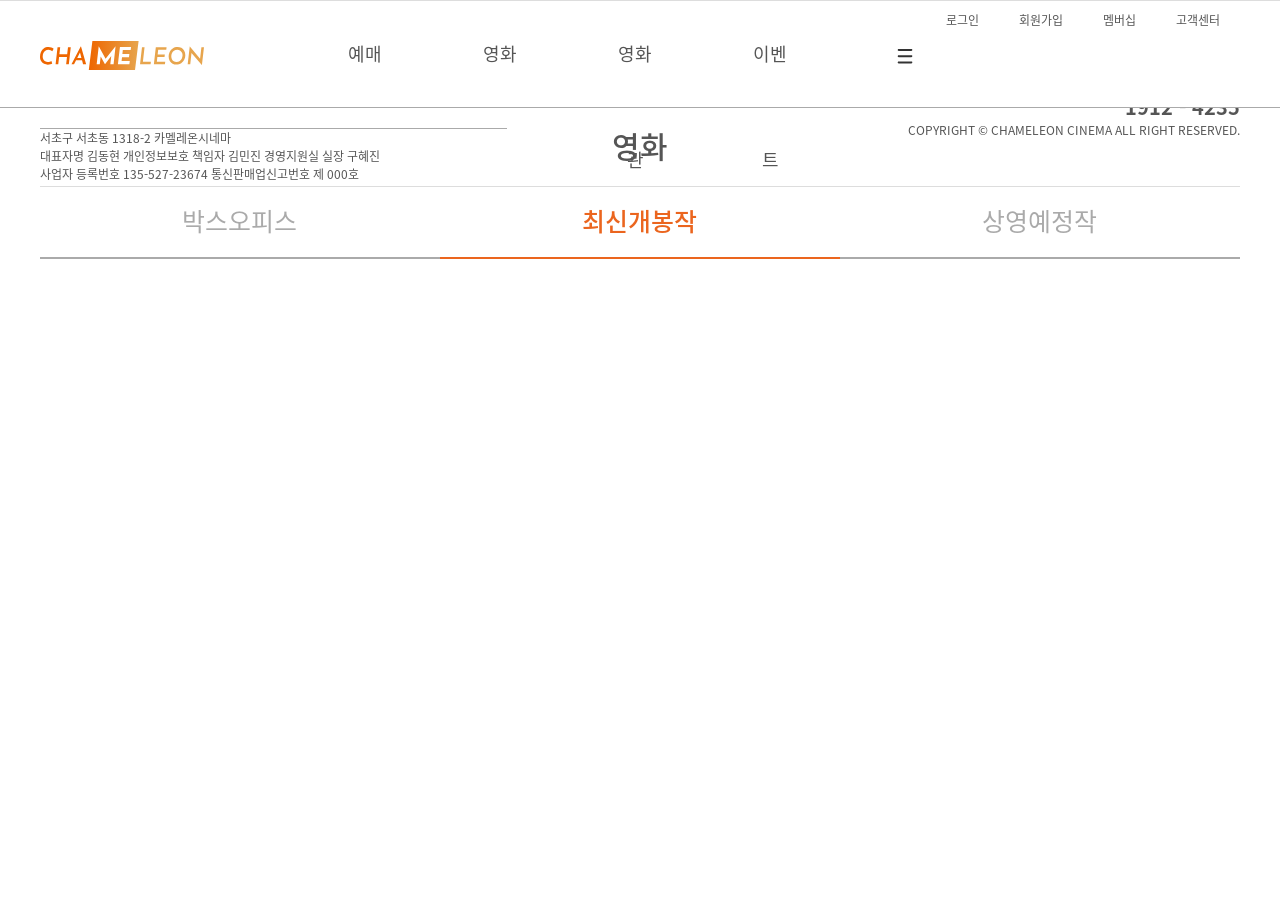
<file: sub_t/template.html>
<!DOCTYPE html>
<html lang="ko">

<head>
    <meta charset="utf-8">
    <title>카멜레온시네마</title>
    <link rel="stylesheet" href="../asset/css/common.css">
    <link rel="stylesheet" href="../asset/css/sub.css">
    <!--[if lt IE 9]>
        <script src="js/html5shiv.min.js"></script>
    <![endif]-->
    <script src="../asset/js/jquery-1.12.4.min.js"></script>
    <script src="../asset/js/jquery.bxslider.min.js"></script>
    <script src="../asset/js/tab.js"></script>
    <script src="../asset/js/common.js"></script>

</head>

<body>
    <div id="skip">
        <a href="#gnb">주메뉴 바로가기</a>
        <a href="#content">본문바로가기</a>
    </div>

    <header id="header">
        <div id="header_wrap">
            <h1 class="logo fl_left">
                <a href="../index.html">
                    <img src="../asset/images/common/logo.svg" alt="카멜레온시네마 로고">
                </a>
            </h1>
            <div id="header_btn">
                <ul class="fl_right">
                    <li class="fl_left"><a href="">로그인</a></li>
                    <li class="fl_left"><a href="../member/join.html">회원가입</a></li>
                    <li class="fl_left"><a href="../membership/ms_guaid.html">멤버십</a></li>
                    <li class="fl_left"><a href="../notice/faq.html">고객센터</a></li>
                </ul>
            </div>
            <nav id="gnb" class="txt_cen cle_both:after">
                <ul>
                    <li><a href="../reserve/r_quick.html">예매</a></li>
                    <li><a href="../movie/recently.html">영화</a></li>
                    <li><a href="../cinema/c_finder.html">영화관</a></li>
                    <li><a href="">이벤트</a></li>
                    <li class="all_Menu"><a href="#sitemap"><img src="../asset/images/common/icon_menu.gif" alt="전체메뉴보기"></a></li>
                </ul>
            </nav>
        </div>
        <div id="sitemap" class="po_relat">
            <div class="sitemap_box po_absol">
                <ul class="s_tit">
                    <li><a href="">영화</a>
                        <ul>
                            <li><a href="">박스오피스</a></li>
                            <li><a href="../movie/recently.html">최신개봉작</a></li>
                            <li><a href="">상영예정작</a></li>
                        </ul>
                    </li>
                    <li><a href="">예매</a>
                        <ul>
                            <li><a href="../reserve/r_quick.html">빠른예매</a></li>
                            <li><a href="">미개봉 선예매</a></li>
                            <li><a href="">예매확인</a></li>
                        </ul>
                    </li>
                    <li><a href="">극장</a>
                        <ul>
                            <li><a href="../cinema/c_finder.html">영화관 찾기</a></li>
                            <li><a href="">자주가는 영화관</a></li>
                            <li><a href="">특별관</a></li>
                        </ul>
                    </li>
                    <li><a href="">이벤트</a>
                        <ul>
                            <li><a href="">브랜드</a></li>
                            <li><a href="">영화</a></li>
                            <li><a href="">제휴</a></li>
                            <li><a href="">영화관</a></li>
                        </ul>
                    </li>
                    <li><a href="">스토어</a>
                        <ul>
                            <li><a href="">티켓</a></li>
                            <li><a href="">콤보</a></li>
                            <li><a href="">굿즈</a></li>
                        </ul>
                    </li>
                </ul>
                <ul class="b_tit">
                    <li><a href="">멤버십</a>
                        <ul>
                            <li><a href="../ms_guide.html">멤버십 안내</a></li>
                            <li><a href="">멤버십 카드</a></li>
                            <li><a href="">제휴카드</a></li>
                            <li><a href="">VIP</a></li>
                        </ul>
                    </li>
                    <li><a href="">회사소개</a>
                        <ul>
                            <li><a href="">회사소개</a></li>
                            <li><a href="">인재채용</a></li>
                            <li><a href="">광고 제휴 문의</a></li>
                            <li><a href="">경영</a></li>
                            <li><a href="">본사위치</a></li>
                        </ul>
                    </li>
                    <li><a href="">회원서비스</a>
                        <ul>
                            <li><a href="../member/join.html">회원가입</a></li>
                            <li><a href="">아이디 | 패스워드 찾기</a></li>
                            <li><a href="">개인정보 처리 방침</a></li>
                            <li><a href="">회원탈퇴</a></li>
                        </ul>
                    </li>
                    <li><a href="">고객센터</a>
                        <ul>
                            <li><a href="../notice/faq.html">자주 묻는 질문</a></li>
                            <li><a href="">공지사항</a></li>
                            <li><a href="">문의하기</a></li>
                            <li><a href="">분실문 문의 및 접수</a></li>
                            <li><a href="">단체 및 대관문의</a></li>
                        </ul>
                    </li>
                </ul>

            </div>
        </div>
    </header>

    <section id="subpage_content" class="wid1920 contain po_relat">
        <div id="sub_m_tit" class="po_absol txt_cen boder_bx">
            <h2>영화</h2>
            <ul>
                <li><a href="">박스오피스</a></li>
                <li class="sub_select"><a href="">최신개봉작</a></li>
                <li><a href="">상영예정작</a></li>
            </ul>
        </div>
    </section>

    <div class="wid1920">
        <footer id="footer">
            <div class="footerbox">
                <h1 class="logo">
                    <a href="">
                        <img src="../asset/images/common/logo_footer.svg" alt="카멜레온시네마 로고">
                    </a>
                </h1>
                <ul class="cle_both">
                    <li>이용약관</li>
                    <li>채용정보</li>
                    <li>회사소개</li>
                    <li><a href="../notice/qna/">고객센터</a></li>
                    <li>제휴/광고/임대문의</li>
                    <li>개인정보처리방침</li>
                </ul>
                <address>
                    서초구 서초동 1318-2 카멜레온시네마
                </address>
                <p>
                    대표자명 김동현 개인정보보호 책임자 김민진 경영지원실 실장 구혜진<br>
                    사업자 등록번호 135-527-23674 통신판매업신고번호 제 000호
                </p>
                <div class="footer_txt">
                    <strong>고객센터<br>1912 - 4235</strong>
                    <p class="copyR">
                        COPYRIGHT &copy; CHAMELEON CINEMA ALL RIGHT RESERVED.
                    </p>
                </div>
            </div>
        </footer>
    </div>

</body>

</html>
</file>
<file: asset/css/common.css>
@charset "utf-8";
@font-face
{
    font-family : "NotoSans";
    font-weight : 100; 
    src : url("../fonts/NotoSansKR-Light.eot"); 
    src : local("※"),
    url("../fonts/NotoSansKR-Light.woff2") format("woff2"),
    url("../fonts/NotoSansKR-Light.woff") format("woff"),
    url("../fonts/NotoSansKR-Light.otf") format("opentype");
}
@font-face
{
    font-family : "NotoSans";
    font-weight : 300; 
    src : url("../fonts/NotoSansKR-DemiLight.eot"); 
    src : local("※"),
    url("../fonts/NotoSansKR-DemiLight.woff2") format("woff2"),
    url("../fonts/NotoSansKR-DemiLight.woff") format("woff"),
    url("../fonts/NotoSansKR-DemiLight.otf") format("opentype");
}
@font-face
{
    font-family : "NotoSans";
    font-weight : 400; 
    src : url("../fonts/NotoSansKR-Regular.eot"); 
    src : local("※"),
    url("../fonts/NotoSansKR-Regular.woff2") format("woff2"),
    url("../fonts/NotoSansKR-Regular.woff") format("woff"),
    url("../fonts/NotoSansKR-Regular.otf") format("opentype");
}
@font-face
{
    font-family : "NotoSans";
    font-weight : 500; 
    src : url("../fonts/NotoSansKR-Medium.eot"); 
    src : local("※"),
    url("../fonts/NotoSansKR-Medium.woff2") format("woff2"),
    url("../fonts/NotoSansKR-Medium.woff") format("woff"),
    url("../fonts/NotoSansKR-Medium.otf") format("opentype");
}
@font-face
{
    font-family : "NotoSans";
    font-weight : 700; 
    src : url("../fonts/NotoSansKR-Bold.eot"); 
    src : local("※"),
    url("../fonts/NotoSansKR-Bold.woff2") format("woff2"),
    url("../fonts/NotoSansKR-Bold.woff") format("woff"),
    url("../fonts/NotoSansKR-Bold.otf") format("opentype");
}
@font-face
{
    font-family : "Josefin";
    font-weight : 400; 
    src : url("../fonts/JosefinSans-Regular.eot"); 
    src : local("※"),
    url("../fonts/JosefinSans-Regular.woff") format("woff"),
    url("../fonts/JosefinSans-Regular.ttf") format("truetype");
}
@font-face
{
    font-family : "Josefin";
    font-weight : 700; 
    src : url("../fonts/JosefinSans-Bold.eot"); 
    src : local("※"),
    url("../fonts/JosefinSans-Bold.woff") format("woff"),
    url("../fonts/JosefinSans-Bold.ttf") format("truetype");
}

body, ul, h1, h2, h3, h4, h5, h6, p, th, td, button, fieldset{margin : 0px; padding : 0px;}
h1, h2, h3, h4, h5, h6{font-size : inherit; font-weight : inherit;}
ul{list-style : none;}
table{border-spacing : 0px; border-collapse : collapse;}
fieldset{border : none;}
legend, caption{font-size : 0px; line-height : 0px;}
a:link, a:visited, a:hover, a:active{color : inherit; text-decoration : none; border : none;}
img{vertical-align: top; border : none;}
h1, h2, h3, h4, h5, h6{font-size : inherit;}
header, article, section, footer, nav{display : block;}
#gnb li{float : left;}
address{font-style : normal;}
input, select, textarea{font-family : inherit; font-size : inherit; color : inherit;}
input[type="text"], input[type="password"], select, textarea{border : 1px solid #aaa;}
/* select{-moz-appearance : none; -webkit-appearance : none; appearance:none;} */
select::-ms-expand{display : none;}
input[type="submit"], input[type="reset"], button{background : none; border : none; cursor : pointer;}

.wid1920{width : 100%;}
.contain{width : 1200px;margin : 0px auto;}
.fl_left{float : left;}
.fl_right{float : right;}
.po_absol{position : absolute;}
.po_relat{position : relative;}
.cle_both:after{content : ""; display : block; clear : both;}
.txt_cen{text-align : center;}
.hide{font-size : 0px; line-height : 0px; width : 1px; height : 1px; overflow : hidden; position : absolute; left : -9999px; top : 0px; text-indent : -9999px;}
.boder_bx{-webkit-box-sizing: border-box; -moz-box-sizing: border-box; box-sizing: border-box;}
.hoverColor{color : #eb651e;}


body
{
    font-family : "NotoSans";
    font-weight: 400;
    color : #555;
}

#skip a
{
    position : absolute;
    left : -9999px;
    top : 0px;
    z-index : 1000;
}
#skip a:focus
{
    width : 100%;
    height : 50px;
    background : #aaa;
    text-align : center;
    line-height : 50px;
    left : 0px;
}

#header,
#header_btn,
.logo.logoMt,
#gnb,
#sitemap.siteTop
{
    -webkit-transition : all 0.2s;
    -moz-transition : all 0.2s;
    -o-transition : all 0.2s;
    transition : all 0.2s;
}
#header
{
    position: fixed;
    left : 0px;
    top : 0px;
    z-index: 800;
    width: 100%;
    height: 106px;
    border-bottom : 1px solid #aaa;
    border-top : 1px solid #ddd;
    background : #fff;
    
}
#header_wrap
{
    position : relative;
    width : 1200px;
    height : 106px;
    margin : 0px auto;
}
#header.hdScroll
{
    height : 72px;
}
#header_btn.hdbtnNone
{
    display : none;
}
.logo.logoMt
{
    margin-top : 21px;
}
#gnb.gnbHei
{
    height : 74px;
    line-height : 74px;
}
#sitemap.siteTop
{
    top : -34.5px;
}
.logo
{
    width : 164px;
    height : 29px;
    /* left: 0px;
    top : 39.5px; */
    margin-top : 39.5px;
    
}
.logo a
{
    display : inline-block;
    width : 164px;
    height : 29px;
}
#gnb
{
    height : 106px;
    line-height : 106px;
    font-size : 18px;
}
#gnb > ul
{
    display : inline-block;
    position : relative;
    width : 600px;
    margin-right : 164px;
}
#gnb > ul > li
{
    width : 50px;
    box-sizing : border-box;
}
#gnb > ul .all_Menu img
{
    vertical-align : middle;
}
#gnb > ul > li+li
{
    margin-left : 85px;
}
#gnb ul li a
{
    display : block;
}
#gnb ul li:hover a,
#gnb ul li a:focus
{
    font-weight : 700;
}

#header_btn
{
    position : absolute;
    right : 0px;
    top : 0px;
    width: 1200px;
    height: 34px;
}

#header_btn ul
{
    height : 34px;
}
#header_btn ul li
{
    font-size : 12px;
    padding : 10px 20px;
}
#header_btn ul li:hover a,
#header_btn ul li a:focus
{
    text-decoration : underline;
}
/*sitemap start */
#sitemap {width: 1200px; height: 0; background: #ffffff; margin: 0 auto; -webkit-box-shadow: 0px 5px 5px #00000020; -moz-box-shadow: 0px 5px 5px #00000020; box-shadow: 0px 5px 5px #00000020; z-index: 750; overflow: hidden; -webkit-transition: all 0.5s; -moz-transition: all 0.5s; -o-transition: all 0.5s; transition: all 0.5s;}
#sitemap.site_show{height: 400px; border-top : 1px solid #aaa;}
#sitemap .sitemap_box {width: 1000px; height: 380px;margin: 0 auto;position: relative;}
#sitemap .sitemap_box .s_tit {float: left;}
#sitemap .sitemap_box .s_tit{margin-top: 25px; margin-bottom: 25px;}
#sitemap .sitemap_box > ul {font-size: 15px; font-weight: 500; color: #333333; margin-left: 150px;}
#sitemap .sitemap_box ul > li{float: left; width: 165px;}
#sitemap .sitemap_box ul li ul{margin-top: 30px;}
#sitemap .sitemap_box ul li ul:before{content:""; position: absolute; width: 30px;height: 2px;background: #ea651e;margin-top: -15px;}
#sitemap .sitemap_box ul li ul li{font-size: 13px; color: #555555; font-weight: 400;line-height: 1.7;}
/* sitemap end */

#footer
{
    position : relative;
    width : 100%;
    height : 200px;
    font-size : 12px;
    border-top : 1px solid #aaa;
    
}
#footer .footerbox {width: 1200px; height: 200px;margin: 0 auto; }
#footer .logo
{
    margin-bottom : 20px;
}
#footer > ul
{
    margin-bottom : 10px;
}
#footer ul li
{
    float :left;
    padding-bottom : 20px;
    border-bottom : 1px solid #aaa;
}
#footer ul li + li
{
    padding-left : 10px;
}
#footer ul li + li:before
{
    content : "";
    border-left : 1px solid #777;
    padding-left : 10px;
}
#footer .footer_txt
{
    text-align : right;
    position: relative;
    margin-top: -120px;
    width: 500px;
    float: right;
}
#footer .footer_txt strong
{
    font-size : 20px;
    /* display : block; */
    margin-bottom : 30px;
}
</file>
<file: asset/css/index.css>
@charset "utf-8";

/* content1 css 시작 */
div.wid1920.cnt1wrap
{
    padding-top : 106px;
}
#content1
{
    width : 100%;
    height : 975px;
    position : relative;
}
#content1 .moviePosterSlider li a
{
    height : 975px;
    background :  no-repeat center top;
}
#content1 ul li a
{
    display : block;
    width : 100%;
    height : 975px;
    text-indent : -9999px;
}
#content1 ul li:nth-child(1) a
{
    background-image : url("../images/main/main_slider01.jpg");
}
#content1 ul li:nth-child(2) a
{  
    background-image : url("../images/main/main_slider02.jpg");
}
/* content1 css 종료 */

/* content2 css 시작 */
    /* 탭버튼 */
#movieTab{width: 100%; margin: 80px auto;}
.tablist{font-size: 30px; font-weight: 700;}
.tablist li{width: 50%; height: 88px; line-height: 88px; border-bottom: 2px solid #dddddd; color: #aaaaaa; background: #fff; cursor: pointer;}
.tablist li:hover, .tablist li:focus, .tablist li.active{color: #ea651e; cursor: pointer;}
.tablist li:after{content: ""; display: block; margin: 0 auto; width: 0; height: 2px; background: #ea651e;}
.tablist li:hover:after, .tablist li:focus:after, .tablist li.active:after{width: 30%;}

    /* 탭패널 */
#movieTab .tabpanel{display: inline-block;}

.tabpanel > div a{display: block; width: 180px; height: 40px; line-height: 36px; margin: 48px 0 38px 925px; color: #ea651e; border: 2px solid #ea651e; background: transparent url("../images/common/icon_plus.png") no-repeat 14px 50%;}
.tabpanel > div a:hover, .tabpanel > div a:focus{color: #fff; background: #ea651e url("../images/common/icon_plus_hover.png") no-repeat 14px 50%;}

.tabpanel ul li{width: 270px; height: 400px; color: #fff;}
.tabpanel ul li + li{margin-left: 8px;}

.tabpanel ul li div{height: 400px; padding-top: 111px; top: 0; left: 0px; background: rgba(0,0,0,0);}
.tabpanel ul li div:hover, .tabpanel ul li div.on{background: rgba(0,0,0,0.6);}
.tabpanel ul li div strong{display: block; font-size: 30px; font-weight: 500;}
.tabpanel ul li div p{font-size: 13px; font-weight: 100;}
.tabpanel ul li div a{display: inline-block; width: 180px; height: 40px; line-height: 36px; border: 2px solid #fff; font-weight: 100; font-size: 18px;}
.tabpanel ul li div a:nth-child(3){margin-top: 57px;}
.tabpanel ul li div a:hover, .tabpanel ul li div a:focus, .tabpanel ul li.on div a{color: #333; font-weight: 400; background: #fff;}
.tabpanel ul li div a + a{margin-top: 15px;}

.tabpanel ul li div strong, .tabpanel ul li div p, .tabpanel ul li div a{-ms-filter:'progid:DXImageTransform.Microsoft.Alpha(Opacity=0)'; opacity: 0;}
.tabpanel ul li:hover div strong, .tabpanel ul li:hover div p, .tabpanel ul li:hover div a, .tabpanel ul li.on div strong, .tabpanel ul li.on div p, .tabpanel ul li.on div a{-ms-filter:'progid:DXImageTransform.Microsoft.Alpha(Opacity=100)'; opacity: 1;}

    /* transition */
.tablist li:hover, .tablist li:focus, .tablist li.active, .tabpanel ul li div, .tabpanel ul li div strong, .tabpanel ul li div p, .tabpanel ul li div a, .tablist li:after, .tabpanel > div a{-webkit-transition: all 0.5s; -moz-transition: all 0.5s; -o-transition: all 0.5s; transition: all 0.5s;}

#movieTab .tabpanel{display: none;}
#movieTab .tabpanel.active{display: inline-block;}
/* content2 css 종료 */

/* content3 css 시작 */

#content3_wrap
{
    background : #f4f4f4;
}
#content3_wrap:after
{
    content : "";
    height : 80px;
    display : block;
}
#content3 h2
{
    display : inline-block;
    font-size : 30px;
    font-weight : 700;
    color : #333;
    margin : 70px 0px;
    padding : 10px 20px;
    border-bottom : 3px solid #eb651e;
    width : 100px;

}
#content3 #img_wrap
{
    width : 1200px;
    margin : 0px auto;
    height : 700px;
}
#evtBaSliWarp
{
    width : 800px;
    height : 350px;
    position : relative;
}
#content3 #img_wrap > div
{
    float : left;
}
#content3 #img_wrap div:nth-child(2)
{
    float : right;
}
#content3 #img_wrap div a
{
    display : inline-block;
    text-indent : -9999px;
}
.eventBannerSlider
{
    width : 800px;
    height : 350px;
}
#content3 #img_wrap .eventBannerSlider li
{
    width: 800px;
    height: 350px;
    background : no-repeat center top;
}
#content3 #img_wrap .eventBannerSlider li:nth-child(1) a
{
    width : 800px;
    height : 350px;
    background-image : url("../images/main/event_1.jpg");
}
#content3 #img_wrap .eventBannerSlider li:nth-child(2) a
{
    width : 800px;
    height : 350px;
    background-image : url("../images/main/event_3.jpg");
}
#img_wrap div:nth-child(2) a
{
    width : 400px;
    height : 700px;
    background : url("../images/main/event_3_-Vertical.jpg") no-repeat;
}
#img_wrap div:nth-child(3) a
{
    width : 800px;
    height : 350px;
    background : url("../images/main/event_2.jpg") no-repeat;
}
/* content3 css 종료 */

/* content4 css 시작 */
img{vertical-align: top;} 
ul{padding: 0;margin: 0;}
/* common style */


#content4{ width: 1200px; height: 760px; margin-top : 80px;}
#con4_wrap { position: absolute;width: 1200px; height: 600px; margin: 0 auto;  text-align: center;}
#con4_wrap .con4_tit h3 { font-weight: 700; color: #333333; font-size: 30px;}
#con4_wrap .con4_tit h3:after { content: ""; border-bottom: 3px solid #ea651e; position: absolute; top: 58.4px; left: 50%; margin-left: -100px; width: 200px;}

#con4_wrap ul { padding-top: 149px; height: 229px;}
#con4_wrap ul li{ position: relative; display: inline-block; float: left; width: 370px; height: 228px;}

#con4_wrap ul li:nth-child(1) {background: url("../../asset/images/main/Card_1.png") no-repeat;}
#con4_wrap ul li:nth-child(2) {background: url("../../asset/images/main/Card_2.png") no-repeat;}
#con4_wrap ul li:nth-child(3) {background: url("../../asset/images/main/Card_3.png") no-repeat;}
#con4_wrap ul li + li{margin-left: 45px;}

#con4_wrap>span { position: absolute; top: 525px;left: 0; text-align: left; color: #555555; line-height: 30px;}
#con4_wrap>a{ position: absolute;top: 548px;right: 0; width: 180px; height: 40px;border: 2px solid #ea651e; padding:5px 0px 0px 20px;box-sizing: border-box; background: url("../../asset/images/common/icon_plus.png") no-repeat 19px 9px; color: #ea651e; font-size: 16px;transition: all 0.5s;}
#con4_wrap>a:hover , #con4_wrap>a:focus { background: #ea651e url("../../asset/images/common/icon_plus_hover.png")no-repeat 19px 9px; color: #ffffff;}



/* .over */
#con4_wrap .overbox { width: 370px; height: 228px;  background: rgba(0,0,0,0); border-radius: 20px;}
#con4_wrap .over {position: absolute;top: 25%; left: 15%; width: 255px; height: 87px;text-align: center;color: #ffffff;}

#con4_wrap .over span{ display:block; font-size: 14px; font-weight: 500; float: left;}
#con4_wrap .over strong{ display:block;font-size: 25px; font-weight: 500;float: left;height: 40px; width: 255px;}
#con4_wrap .over p{display:block;font-size: 10px; float: right; text-align: right;margin-top: 10px;}

#con4_wrap .overbox:hover , #con4_wrap .overbox.on { background:rgba(0,0,0,.5);-webkit-transition: all 0.5s;-moz-transition: all 0.5s;-o-transition: all 0.5s;transition: all 0.5s;}
#con4_wrap .over span , #con4_wrap .over strong ,#con4_wrap .over p{opacity: 0; -webkit-transition: all 0.5s;-moz-transition: all 0.5s;-o-transition: all 0.5s;transition: all 0.5s;}
#con4_wrap .overbox:hover span , #con4_wrap .overbox:hover strong ,#con4_wrap .overbox:hover p,#con4_wrap .overbox.on span , #con4_wrap .overbox.on strong ,#con4_wrap .overbox.on p { opacity: 1; -webkit-transition: all 0.5s;-moz-transition: all 0.5s;-o-transition: all 0.5s;transition: all 0.5s;}
/* content4 css 종료 */

/* 영화포스터 슬라이더 시작 */
#content1 .bx-controls .bx-controls-direction a,
#content1 .bx-controls .bx-controls-auto,
#content1 .bx-controls .bx-pager
{
    position : absolute;
    z-index : 100;
    text-indent : -9999px;
}
#content1 .bx-controls .bx-controls-direction a
{
    top : 438px;
    width : 50px;
    height : 80px;
}
#content1 .bx-controls .bx-controls-direction .bx-prev
{   
    left : 0px;
    background : url("../images/common/icon_big_left.png") no-repeat;
}
#content1 .bx-controls .bx-controls-direction .bx-next
{
    right : 0px;
    background : url("../images/common/icon_big_right.png") no-repeat;
}
#content1 .bx-controls .bx-controls-auto
{
    top : 910px;
    left : 50%;
    margin : -3px 0px 0px 30px;
}
#content1 .bx-controls .bx-controls-auto a
{
    display : block;
    width : 24px;
    height : 24px;
    background : url("../images/common/icon_controls.png") no-repeat;
}
#content1 .bx-controls .bx-controls-auto .bx-start
{
    background-position : -24px 0px;
}
#content1 .bx-controls .bx-controls-auto a.active
{
    display : none;
}

#content1 .bx-controls .bx-pager
{
    top : 910px;
    left : 50%;
    margin-left : -30px;
    width : 60px;
}
#content1 .bx-controls .bx-pager a
{
    float : left;
    width : 15px;
    height : 15px;
    border : 2px solid #ea651e;
    margin-right : 10px;
    -webkit-border-radius : 50%;
    -moz-border-radius : 50%;
    border-radius : 50%;
}
#content1 .bx-controls .bx-pager a.active
{
    background : #ea651e;
}
/* 영화포스터 슬라이더 종료 */

/* 이벤트 배너 슬라이더 시작 */
#evtBaSliWarp .bx-controls .bx-controls-direction a,
#evtBaSliWarp .bx-controls .bx-controls-auto,
#evtBaSliWarp .bx-controls .bx-pager
{
    position : absolute;
    z-index : 100;
    text-indent : -9999px;
}
#evtBaSliWarp .bx-controls .bx-controls-direction a
{
    top : 150px;
    width : 50px;
    height : 80px;
}
#evtBaSliWarp .bx-controls .bx-controls-direction .bx-prev
{   
    left : 0px;
    background : url("../images/common/icon_big_left.png") no-repeat;
}
#evtBaSliWarp .bx-controls .bx-controls-direction .bx-next
{
    right : 0px;
    background : url("../images/common/icon_big_right.png") no-repeat;
}
/* #evtBaSliWarp .bx-controls .bx-controls-auto
{
    top : 310px;
    left : 50%;
    margin-left : 50px
}
#evtBaSliWarp .bx-controls .bx-controls-auto a
{
    display : block;
    width : 32px;
    height : 32px;
    background : url("../images/main/btn_pause.png") no-repeat;
}
#evtBaSliWarp .bx-controls .bx-controls-auto .bx-start
{
    background-position : -32px 0px;
}
#evtBaSliWarp .bx-controls .bx-controls-auto a.active
{
    display : none;
} */

#evtBaSliWarp .bx-controls .bx-pager
{
    top : 310px;
    left : 50%;
    margin-left : -30px;
    width : 60px;
}
#evtBaSliWarp .bx-controls .bx-pager a
{
    float : left;
    width : 15px;
    height : 15px;
    border : 2px solid #ea651e;
    margin-right : 10px;
    -webkit-border-radius : 50%;
    -moz-border-radius : 50%;
    border-radius : 50%;
    background : none;
}
#evtBaSliWarp .bx-controls .bx-pager a.active
{
    background : #ea651e;
}

/* 이벤트 배너 슬라이더 종료 */
</file>
<file: asst/css/index_modal.css>
@charset "utf-8";

#guideBox{position: absolute; top: 0; right: 0; z-index: 1005; padding: calc((108px - 40px) / 2) 30px 0 0;}
#guideBox > a{display: block; width: 70px; height: 35px; line-height: 33px; border: 2px solid #eb651e; text-align: center; border-radius: 30px; color: #eb651e; font-weight: 300; font-size: 13px;}
#guideBox > a:hover, #guideBox > a:focus{background: #eb651e; color: #fff;}

.featherlight .featherlight-content{width: 1000px; height: 470px; margin: 0; padding: 0;}
.featherlight .featherlight-close-icon{top: 25px; right: 25px; width: 25px; line-height: 25px; font-size: 25px; color: #eb651e; background: none;}

.mdcnt_g > h4{color: #eb651e; font-size: 30px; font-weight: 500; text-align: center; margin: 20px auto 25px;}
.mdcnt_g > h4:after {content:""; position: absolute;top: 80px; left: 40%;width: 180px; height: 2px; background: #ea651e;}
/*sitemap start */
.mdcnt_g{width: 1000px; height: 470px; background: #ffffff; margin: 0 auto; -webkit-box-shadow: 0px 5px 5px #00000020; -moz-box-shadow: 0px 5px 5px #00000020; box-shadow: 0px 5px 5px #00000020; z-index: 750; overflow: hidden; -webkit-transition: all 0.5s; -moz-transition: all 0.5s; -o-transition: all 0.5s; transition: all 0.5s;}
.mdcnt_g .site_show{height: 400px; border-top : 1px solid #aaa;}
.mdcnt_g .sitemap_box {width: 1000px; height: 380px;margin: 0 auto;position: relative;}
.mdcnt_g .sitemap_box .s_tit {float: left;}
.mdcnt_g .sitemap_box .s_tit{margin-top: 25px; margin-bottom: 25px;}
.mdcnt_g .sitemap_box > ul {font-size: 15px; font-weight: 500; color: #333333; margin-left: 150px;}
.mdcnt_g .sitemap_box ul > li{float: left; width: 165px;}
.mdcnt_g .sitemap_box ul li ul{margin-top: 30px;}
.mdcnt_g .sitemap_box ul li ul:before{content:""; position: absolute; width: 30px; height: 2px; background: #ea651e; margin-top: -15px;}
.mdcnt_g .sitemap_box ul li ul .make_page{font-weight: 500; color: #de651e;}
.mdcnt_g .sitemap_box ul li ul li{font-size: 13px; color: #a9a9a9; font-weight: 400; line-height: 1.7;}
/* sitemap end */

.mdcnt_g{display: none;}
</file>
<file: asset/css/sub.css>
@charset "utf-8";

/* common class */
#sub_m_tit{width: 100%; height: 150px; padding-top: 106px;}
h2{height: 80px; line-height: 80px; font-weight: 500; font-size: 30px; border-bottom: 1px solid #ddd;}
#sub_m_tit ul li{float: left; width: 33.3333%; height: 70px; line-height: 68px; font-size: 25px; color: #aaa;}
#sub_m_tit ul li:nth-child(1){border-bottom: 2px solid #aaa;}
#sub_m_tit ul li:nth-child(2){color: #eb651e; font-weight: 500; border-bottom: 2px solid #eb651e;}
#sub_m_tit ul li:nth-child(3){border-bottom: 2px solid #aaa;}
#sub_m_tit ul li:nth-child(4){border-bottom: 2px solid #aaa;}
#sub_m_tit ul li:hover{color: #eb651e; border-bottom: 2px solid #eb651e;}
#sub_m_tit ul li a:focus{color: #eb651e; padding-bottom: 18px; border-bottom: 2px solid #eb651e;}
</file>
<file: asset/css/kdh.css>
@charset "utf-8";



.bgPositionY
{
    background-position-y : -100px !important;
}
button
{
    text-align : left;
    color : inherit;
    font-weight : inherit;
}
input[type="file"]
{
    background : none;
}

/* FAQ 시작 */
#subpage_content
{
    padding-top : 106px;
}
#location_bar
{
    padding : 20px 0px 0px 20px;
}
#location_bar img
{
    vertical-align : middle;
}
#location_bar a:hover img,
#location_bar a:focus img
{
    border-bottom : 1px solid #333;
}

#location_bar + h2.txt_cen
{
    height : 80px;
    line-height : 80px;
    font-size : 30px;
    padding : 80px 0px;
}
#faq #iconBox
{
    height : 240px;
    margin-bottom : 148px;
}
#faq #iconBox li
{
    position : relative;
    width : 240px;
    float : left;
    box-shadow: 0px 2px 6px 0 rgba(0, 0, 0, 0.15);
}
#faq #iconBox li a
{
    display : block;
    width : 240px;
    height : 240px;
}
#faq #iconBox li a .iconArea
{
    position : relative;
    display : inline-block;
    margin : 50px 70px 0px;
    width : 100px;
    height : 100px;
    box-sizing : border-box;
    background : url("../../asset/images/notice/notice_sp.png") no-repeat;
}
#faq #iconBox li:nth-child(1) a .iconArea
{
    background-position-x : 0px;
    background-position-y : 0px;
}
#faq #iconBox li:nth-child(2) a .iconArea
{
    background-position-x : -100px;
}
#faq #iconBox li:nth-child(3) a .iconArea
{
    background-position-x : -200px;
}
#faq #iconBox li:nth-child(4) a .iconArea
{
    background-position-x : -300px;
}
#faq #iconBox li:nth-child(5) a .iconArea
{
    background-position-x : -400px;
}

#faq #iconBox li:nth-child(1):hover a .iconArea,
#faq #iconBox li:nth-child(1) a:focus .iconArea
{
    background-position : 0px -100px;
}
#faq #iconBox li:nth-child(2):hover a .iconArea,
#faq #iconBox li:nth-child(2) a:focus .iconArea
{
    background-position : -100px -100px;
}
#faq #iconBox li:nth-child(3):hover a .iconArea,
#faq #iconBox li:nth-child(3) a:focus .iconArea
{
    background-position : -200px -100px;
}
#faq #iconBox li:nth-child(4):hover a .iconArea,
#faq #iconBox li:nth-child(4) a:focus .iconArea
{
    background-position : -300px -100px;
}
#faq #iconBox li:nth-child(5):hover a .iconArea,
#faq #iconBox li:nth-child(5) a:focus .iconArea
{
    background-position : -400px -100px;
}
#faq #iconBox li a p
{
    position : relative;
    top : 40px;
    font-size : 24px;
}
#faq #iconBox li:hover a p,
#faq #iconBox li a:focus p
{
    color : #eb651e;
}
#searchWrap
{
    text-align: right;
    padding : 0px 30px 37px 0px;
    border-bottom : 1px solid #eee;
}
#searchSelect
{
    margin-right : 20px;
}
#searchWrap button
{
    width : 25px;
    height : 25px;
    right :32px;
    top : 1.5px;
}


#boardArea
{
    width : 1200px;
}
#boardHead
{
    height : 49px;
    line-height : 49px;
    border-bottom : 1px solid #eee;
}
.boardList
{
    width : 100%;
}
#boardArea .boardList > a
{
    display : block;
    width : 1200px;
    height : 49px;
    border-bottom : 1px solid #eee;
}
#boardArea .boardList > a:hover .boardHead3
{
    color : #eb651e;
}
#boardArea .boardList .detail
{
    height : 0px;
    overflow : hidden;
    padding-left : 390px;
    transition : all 0.5s;
    background : #eee;
}
#boardArea .boardList .detail.detailVisible
{
    height : auto;
    padding : 50px 0px 50px 390px;
}
#boardArea .boardList a > span
{
    padding : 10px 0px;
}
#boardArea .boardHead1
{
    display : inline-block;
    width : 130px;
    text-align : center;
}
#boardArea .boardHead2
{
    display : inline-block;
    width : 250px;
}
#boardArea .boardHead3
{
    display : inline-block;
    width : 800px;
}


#buttonSet
{
    margin : 80px auto;
    width : 500px;
    height : 80px;
}
#buttonSet .pageButton
{
    float : left;
    width : 50px;
    height : 50px;
    line-height : 50px;
    font-size : 18px;
    border : 1px solid #eee;
    -webkit-box-sizing : border-box;
    -moz-box-sizing : border-box;
    box-sizing : border-box;
}
#buttonSet .pageButton+.pageButton
{
    margin-left : 15px;
}
#buttonSet .pageButton img
{
    vertical-align : middle;
}
#buttonSet .pageButton a
{
    display : block;
    width : 50px;
    height : 50px;
}
#buttonSet .pageButton a:hover,
#buttonSet .pageButton a:focus
{
    color : #eb651e;
}
/* FAQ 종료 */

/* question 시작 */
.questionTxt
{
    font-size : 20px;
    line-height : 60px;
    margin-bottom : -40px;
    padding-left : 42px;
}
.questionTxt p + p
{
    margin-bottom : 80px;
}
.questionTxt strong
{
    display : block;
    font-weight : 500;
    margin-bottom : 46px;
}
#agreementTxt
{
    width : 1198px;
    height : 469px;
    border : 1px solid #aaa;
    margin-bottom : 30px;
}
#agreementTxt p
{
    font-size : 20px;
    line-height : 30px;
    letter-spacing : -0.4px;
    padding : 49px 0px 43px 38px;
}
.questionTxt2
{
    font-size : 20px;
    line-height : 30px;
    padding-left : 42px;
    margin-bottom : 100px;
}
.questionTxt2 #radioWrap
{
    right : 23px;
    top : 0px;
}


#quesForm
{
    width : 1200px;
    font-size : 20px;
    margin-bottom : 80px;
}
#quesForm tr
{
    border-top : 1px solid #eee;
    height : 50px;
}
.wid140
{
    width : 140px;
}
.wid410
{
    width : 410px;
}
.wid310
{
    width : 310px;
}
#quesForm input[type="text"]
{
    background : #f1f1f1;
}
#quesForm button
{
    font-family : inherit;
    font-size : 20px;
    font-weight : 500;
}
#quesForm #name
{
    width : 130px;
}
#quesForm #quesTel + td > input[type="text"]
{
    width : 60px;
}
#quesForm #etc + label
{
    margin-right : 200px;
}
#quesForm .selAreaWrap
{
    display : inline-block;
}
#quesForm .selAreaWrap:last-child
{
    margin-left : 50px;
}
#quesForm .selAreaWrap > button,
#quesForm .quesType > button
{
    width : 140px;
    height : 40px;
    line-height : 38px;
    border : 1px solid #333;
    padding-left : 12px;
}
#quesForm .selAreaWrap > button:hover,
#quesForm .selAreaWrap > button:focus,
#quesForm .quesType > button:hover,
#quesForm .quesType > button:focus
{
    -webkit-border-radius : 8px;
    -moz-border-radius : 8px;
    border-radius : 8px;
}
#quesForm .selAreaWrap .selArea,
#quesForm .selAreaWrap .selCinema,
#quesForm .quesType .selType
{
    display : none;
}
#quesForm .selAreaWrap li,
#quesForm .quesType .selType li
{
    padding-left : 20px;
    background : #fff;
    border-bottom : 1px solid #eee;
    width : 140px;
    height : 40px;
    line-height : 38px;
    -webkit-box-sizing : border-box;
    -moz-box-sizing : border-box;
    box-sizing : border-box;

}
#quesForm .selAreaWrap li button,
#quesForm .selType li button
{
    width : 120px;
}

#quesForm .selAreaWrap button .triangle:after,
#quesForm .quesType button .triangle:after
{
    content : "";
    position : absolute;
    z-index : 200;
    right : 10px;
    top : 16px;
    border-top : 10px solid #aaa;
    border-left : 8px solid transparent;
    border-right : 8px solid transparent;
}
#quesForm .selAreaWrap button.active .triangle:after,
#quesForm .quesType.active button .triangle:after
{
    -webkit-transform : rotate(180deg);
    -moz-transform : rotate(180deg);
    -o-transform : rotate(180deg);
    -ms-transform : rotate(180deg);
    transform : rotate(180deg);
}
#quesForm .quesType
{
    display : inline-block;
    /* height : 40px;
    overflow: hidden; */
}
#quesForm .quesType .selType li
{
    padding-left : 15px;
}
#quesForm #quesTit
{
    width : 100%;
}
#quesForm #quesTarea
{
    width : 100%;
}
#quesForm input[type="submit"]
{
    width : 100px;
    color : #fff;
    background : #eb651e;
}
/* transition */
#quesForm .selAreaWrap > button,
#quesForm .quesType > button,
#quesForm .selAreaWrap button .triangle:after,
#quesForm .quesType button .triangle:after
{
    -webkit-transition : all 0.5s;
    -moz-transition : all 0.5s;
    -o-transition : all 0.5s;
    transition : all 0.5s;
}

/* question 종료 */

/* c_finder 시작 */
#cinemaTab .tablist
{
    width : 100%;
    height : 100px;
    line-height : 98px;
    padding : 0px 119px;
    text-align : center;
    font-size : 20px;
    border-top : 1px solid #ccc;
    border-bottom : 1px solid #ccc;
    margin-bottom : 70px;
}
#cinemaTab .tablist li
{
    float : left;
    width : 137px;
    height : 100px;
    cursor : pointer;
}
#cinemaTab .tablist li + li
{
    /* border-left : 1px solid #ccc; */
}
#cinemaTab .tablist li:hover,
#cinemaTab .tablist li:focus
{
    color : #eb651e;
    font-weight : 600;
}
#cinemaTab .tabpanel
{
    height : 230px;
    margin-bottom : 70px;
}
#cinemaTab .tabpanel ul
{
    height : 30px;
    line-height : 30px;
    font-size : 18px;
    padding : 0px 119px 70px;
    text-align : center;
}
#cinemaTab .tabpanel ul:last-child
{
    padding-bottom : 0px;
}
#cinemaTab .tabpanel ul li
{
    float : left;
    width : 137px;
}
#cinemaTab .tabpanel ul li a:hover,
#cinemaTab .tabpanel ul li a:focus,
#cinemaTab .tab.active
{
    color : #eb651e;
}

#cinemaTab .tabpanel
{
    display :none;
}
#cinemaTab .tabpanel.active
{
    display :block;
}


#c_finder_cnt2
{
    margin-bottom : 70px;
}
#c_finder_cnt2 .cnt2
{
    height : 975px;
    background : url("../images/cinema/cinema1.png") no-repeat center top;
}
#c_finder_cnt2 .cnt2 #opaBox
{
    position : absolute;
    left : 0px;
    bottom : 0px;
    width : 100%;
    height : 250px;
    background : rgba(0,0,0,0.5);
    font-size : 40px;
    color : #fff;
}
#opaBox .opaTxt
{
    padding : 50px 0px 50px 26px;
}
#opaBox .opaTxt a
{
    display : inline-block;
    font-size : 20px;
    width : 180px;
    height : 40px;
    line-height : 38px;
    text-align : center;

}
#opaBox .opaTxt a:last-child
{
    margin-left : 30px;
}
#opaBox .opaTxt a:hover,
#opaBox .opaTxt a:focus
{
    border : 1px solid #fff;
    border-radius : 4px;
}
#opaBox .opaTxt a
{
    transition : all 0.5s;
}

.timeTable h2
{
    padding-bottom : 80px;
}
.timeTable .printDate button img,
.timeTable .printDate span,
.timeTable .printDate .pDate > *
{
    vertical-align : middle;
}
.timeTable .printDate
{
    padding-left : 56px;
}
.timeTable .printDate > button:nth-child(1)
{
    /* padding-right : 30px; */
}
.timeTable .printDate .pDate
{
    width : 200px;
    font-size : 30px;
    padding : 0px 15px;
}
.timeTable .printDate button:nth-child(2),
.timeTable .printDate button:nth-child(3)
{
    width : 50px;
    height : 50px;
}
.timeTable #calendar
{
    display :none;
    z-index : 500;
    width : 200px;
    text-align : center;
    top : -224px;
}
.timeTable #calendar tr
{
    background : rgb(249, 249, 249);
}
.timeTable #calendar thead tr:first-child
{
    height: 50px;
}
.timeTable #calendar tr th,
.timeTable #calendar tr th img
{
    vertical-align : middle;
}
.timeTable #calendar tr td
{
    cursor : pointer;
}

.mvListArea
{
    height : 415px;
    border-top : 1px solid #ddd; 
    border-bottom : 1px solid #ddd;
}
.mvListArea > div
{
    float : left;
}
.mvListArea .mvInfo
{
    width : 442px;
    height : 417px;
    padding : 84px 0px 0px 52px;
}
.mvListArea .mvInfo > *
{
    vertical-align: middle;
}
.mvListArea .mvInfo img
{
    vertical-align : middle;
}
.mvListArea .mvInfo > h3
{
    font-weight : 500;
    height : 50px;
    line-height : 50px;
}
.mvListArea .mvInfo h3
{
    display : inline-block;
    padding-left : 30px;
    width : 150px;
    font-size : 20px;
}
.mvListArea .mvInfo div
{
    display : inline-block;
    height : 50px;
    width : 80px;
    text-align : center;
}
.mvListArea .mvInfo div p
{
    font-size : 20px;
    height : 30px;
}
.mvListArea .mvTime
{
    width : 758px;
    height : 417px;
    padding : 80px 29px 96px 36px;
}
.mvListArea .mvTime ul
{
    height : 78px;
    text-align : center;
}
.mvListArea .mvTime ul+ul
{
    padding-top : 67px;
}
.mvListArea .mvTime ul li
{
    float : left;
}
.mvListArea .mvTime ul li+li
{
    margin-left : 60px;
}
.mvListArea .mvTime ul li a
{
    display : block;
    width : 78px;
}
.mvListArea .mvTime ul li a:hover,
.mvListArea .mvTime ul li a:focus
{
    color : #eb651e;
}
.mvListArea .mvTime ul li a span
{
    display : block;
    font-size : 20px;
}

.minimap
{
    display : none;
    margin-left : 40px;
    background: #e1e1e1;
    width : 238px;
    height : 383px;
    font-size : 26px;
    font-weight : 400;
}
.minimap:after
{
    position : absolute;
    content : "";
    left : 50%;
    margin-left : -5px;
    bottom : -15px;
    width : 15px;
    height : 8px;
    border-top : 15px solid #e1e1e1;
    border-left : 8px solid transparent;
    border-right : 8px solid transparent;
    box-sizing: border-box;

}
.minimap h4
{
    padding : 7px 0px;
    border-bottom : 1px solid #aaa;
    margin-bottom : 14px;
}
.minimap strong
{
    display : block;
}
.minimap strong:last-child
{
    padding : 14px 0px;
    border-top : 1px solid #aaa;
    margin-top : 20px;
}
.minimap .seat
{
    margin-top : 14px;
    padding : 0px 7px;
    width : 228px;
    height : 190px;
    text-align : center;
}
.minimap .seat .selSeat
{
    float : left;
    width : 15px;
    height : 15px;
    background : #333;
    margin-bottom : 4px;
    margin-left : 4px;
}
.minimap .seat .selSeat:nth-child(1),
.minimap .seat .selSeat:nth-child(13),
.minimap .seat .selSeat:nth-child(25),
.minimap .seat .selSeat:nth-child(37),
.minimap .seat .selSeat:nth-child(49),
.minimap .seat .selSeat:nth-child(61),
.minimap .seat .selSeat:nth-child(73),
.minimap .seat .selSeat:nth-child(85),
.minimap .seat .selSeat:nth-child(97),
.minimap .seat .selSeat:nth-child(109)
{
    margin-left : 0px;
}
.minimap .seat .scol
{
    background : #fff;
}

/* 추가 및 수정 */
#timeTable .mvListArea .mvTime ul li{
    position: relative;
}
#timeTable .mvListArea .mvTime ul li a + .minimap
{
    position: absolute;bottom: 64px;left: -125px;
}
/* .mvListArea .mvTime ul li+li => padding-left에서 margin-left : 60px;로 변경함 */


/* c_finder 종료 */
</file>
<file: asset/css/khj.css>
@charset "utf-8";

/* common class */
#sub_m_tit h2{height: 80px; line-height: 80px; font-weight: 700; font-size: 30px; border-bottom: 1px solid #ddd;}
    /* movie */
#mv_content #sub_m_tit{width: 1200px; height: 150px; padding-top: 106px; margin: 0 auto;}
#sub_m_tit ul.mv_menu li{float: left; width: 33.3333%; height: 70px; line-height: 68px; font-size: 25px; color: #aaa;}
#sub_m_tit ul.mv_menu li:nth-child(1){border-bottom: 2px solid #aaa;}
#sub_m_tit ul.mv_menu li:nth-child(2){color: #eb651e; font-weight: 500; border-bottom: 2px solid #eb651e;}
#sub_m_tit ul.mv_menu li:nth-child(3){border-bottom: 2px solid #aaa;}
#sub_m_tit ul.mv_menu li:hover{color: #eb651e; border-bottom: 2px solid #eb651e;}
#sub_m_tit ul.mv_menu li a:focus{color: #eb651e; padding-bottom: 18px; border-bottom: 2px solid #eb651e;}
    /* join */
#sub_m_tit.join_menu{width: 100%; height: 210px; padding-top: 106px; background: url("../images/member/bg_login.jpg") no-repeat center 187px; margin: 0 auto;}
/* #sub_m_tit.join_menu:after{content: ""; display: block; width: 100%; height: 130px; background: url("../images/member/bg_login.jpg") no-repeat center 187px;} */
#sub_m_tit ul.tablist{width: 720px; height: 130px; margin: 0 auto;}
#sub_m_tit ul.tablist li{float: left; width: 286px; height: 130px; line-height: 130px; font-size: 40px; font-weight: 700; color: #fff; text-align: center;}
#sub_m_tit ul.tablist li:last-child{float: right;}
#sub_m_tit ul.tablist li:hover, #sub_m_tit ul.tablist li:focus, #sub_m_tit ul.tablist li.active{color: #eb651e; background: #fff; cursor: pointer;}

/* join */
#join_main{padding: 416px 0 90px;}

#join_main #tabpanel1{display: block; width: 1200px; margin: 0 auto;}
#join_main #tabpanel1 .join_privacy{width: 900px; margin: 0 auto; padding-bottom: 50px;}
#join_main #tabpanel1 .join_privacy:last-child{margin-top: 50px;}
#join_main #tabpanel1 .join_privacy > div:first-child{border-left: 5px solid #eb651e;}
#join_main #tabpanel1 .join_privacy h3{padding: 25px 0 25px 50px; color: #eb651e; font-size: 23px; font-weight: 700;}
#join_main #tabpanel1 .join_privacy p{height: 200px; line-height: 165%; font-size: 15px; overflow: auto; padding: 0 50px 50px;}
#join_main #tabpanel1 .join_privacy .jo_chk{bottom: 0; right: 0;}
#join_main #tabpanel1 .join_privacy .jo_chk span{color: #eb651e; font-weight: 500;}

#join_main .jo_form{display: block; width: 950px; margin: 0 auto;}
#join tr{font-size: 20px; height: 85px; text-align: left;}
#join tr input[type="text"], #join tr input[type="password"]{width: 206px; padding: 3px 0 3px 10px; font-size: 16px;}
#join tr select{font-size: 16px; height: 32px; padding: 0 3px 2px 4.5px;}
#join .tr5 .jo_f_w{width: 47px;}
#join tr th{width: 130px; background: url("../images/member/icon_check.jpg") no-repeat 0 18px;}
#join .tr4 th:nth-child(3), #join .tr5 th:nth-child(3){background-image: none;}
#join tr th:nth-child(1){padding-left: 8px; background-position-x: 0px;}
#join tr + tr th:nth-child(3){padding-left: 100px; background-position-x: 90px;}
#join .tr3 td label.jo_fz{font-size: 17px;}
#join tr td .jo_fz{font-size: 14px;}
#join .tr5 td span{padding: 0 2.5px 0 2.5px;}
#join button{color: #eb651e; border: 2px solid #eb651e; margin-left: 15px;}
#join button:hover, #join button:focus{color: #fff; background: #eb641e;}
#join tr td button{padding: 4px 13px; font-family: inherit; font-size: 14px; font-weight: 500;}
#join_main .join_member th button{width: 140px; height: 50px; font-size: 23px; font-weight: 700; color: #eb651e; border: 2px solid #eb651e; margin: 70px 20px 0;}
#join_main .join_member th button:last-child{border-color: #999; color: #999; font-weight: 400;}
#join_main .join_member th button:hover, #join_main .join_member th button:focus{color: #fff; background: #eb641e; border-color: #eb651e; font-weight: 700;}

/* join opacity, transition */
#join button, #join_main .join_member th button{-webkit-transition: all 0.5s; -moz-transition: all 0.5s; -o-transition: all 0.5s; transition: all 0.5s;}

#join_content #join_main .tabpanel{display: none;}
#join_content #join_main .tabpanel.active{display: block;}

/* movie */
#mv_content #mv_two{padding-top: 1023px; padding-bottom: 130px;}
#mv_list{width: 100%; height: 41px; line-height: 41px;}
#mv_list h3, #mv_list a{position: absolute; float: left;}
#mv_list h3{top: 0; left: 541px;}
#mv_list a{position: absolute; display: block; width: 180px; height: 44px; top: 0; right: 0; color: #eb651e; border: 2px solid #eb651e; background: transparent url("../images/common/icon_plus.png") no-repeat 14px 50%;}
#mv_list a:hover, #mv_list a:focus{color: #fff; background: #ea651e url("../images/common/icon_plus_hover.png") no-repeat 14px 50%;}
#mv_list h3, .mv_steel h3{font-size: 20px; font-weight: 700;}

#mv_content .tablist{width: 1200px; height: 160px; margin-top: 18px;}
#mv_content .tablist li{float: left; position: relative; color: #fff; cursor: pointer;}
#mv_content .tablist li + li{margin-left: 21px;}
#mv_content .tablist li:last-child{margin-left: 22px;}
#mv_content .tablist li div{position: absolute; width: 284px; height: 160px; top: 0; left: 0; background: rgba(0,0,0,0);}
#mv_content .tablist li div:hover, #mv_content .tablist li div.on{background: rgba(0,0,0,0.6);}
#mv_content .tablist li div strong{display: block; padding-top: 47px; font-size: 28px; font-weight: 500;}
#mv_content .tablist li div p{font-size: 16px; font-weight: 100;}
    /* tabpanel */
#mv_content #mv_one{top: 346px; left: 0;}
#mv_content .tabpanel > img{display: inline-block; padding-left: 100px;}
#mv_content .mv_maintxt{display: inline-block; width: 610px; margin-left: 80px;}
#mv_content .mv_maintxt .mv_popu{color: #eb651e; font-size: 20px;}
#mv_content .mv_maintxt span{font-weight: 500;}
#mv_content .mv_maintxt h4{font-size: 36px; font-weight: 700;}
#mv_content .mv_maintxt .mv_italic{font-style: italic;}
#mv_content .mv_maintxt strong, #mv_content .mv_maintxt p{margin-top: 22px;}
#mv_content .mv_efc{float: right; top: 380px; right: 0;}
#mv_content .mv_efc a{display: inline-block; color: #eb651e; font-size: 14px; border: 2px solid #eb651e; padding: 5px 16px;}
#mv_content .mv_efc a + a{margin-left: 10px;}
#mv_content .mv_efc a:hover, #mv_content .mv_efc a:focus{color: #fff; background: #eb651e;}

#mv_content .mv_steel{display: inline-block; width: 654px; height: 155px; top: 425px; left: 566px;}
#mv_content .mv_steel h3{padding-bottom: 10px; padding-left: 22px;}
#mv_content .mv_steel .media_slider{width: 632px; height: 116px; overflow: hidden;}
#mv_content .mv_steel .media_slider ul{margin-left: 22px;}
#mv_content .mv_steel .media_slider ul li{float: left;}
#mv_content .mv_steel .media_slider .visual .mv_play a{background: url("../images/movie/icon_play.png") no-repeat 30px 30px;}

    /* movie slider */
#mv_content .mv_steel .media_slider .visual{width: 1920px !important; height: 116px;}
#mv_content .mv_steel .media_slider .bx-controls .bx-controls-direction a, #mv_content  .mv_steel .bx-controls .bx-controls-auto, #mv_content .mv_steel .bx-controls .bx-pager{position: absolute; z-index: 100; text-indent: -9999px;}
#mv_content .mv_steel .media_slider .bx-controls .bx-controls-direction a{top: calc((116px - 39px) / 2); width: 13px; height: 39px;}
#mv_content .mv_steel .media_slider .bx-controls .bx-controls-direction .bx-prev{left: 0px; background: url("../images/common/icon_small_left.png") no-repeat;}
#mv_content .mv_steel .media_slider .bx-controls .bx-controls-direction .bx-next{right: 0px; line-height: 39px; background: url("../images/common/icon_small_right.png") no-repeat;}
#mv_content .mv_steel .media_slider .bx-controls-direction .white{position: absolute; top: 0px;width: 22px; height: 116px; background: #fff;}
#mv_content .mv_steel .media_slider .bx-controls-direction .white:first-child{left: 0;}
#mv_content .mv_steel .media_slider .bx-controls-direction .white:last-child{right: 0px;}

#mv_content #mv_one .tabpanel{display: none;}
#mv_content #mv_one .tabpanel.active{display: block;}

#mv_content #mv_three a{display: inline-block;}
#mv_content #mv_three a + a{margin: 30px 0 100px;}

/* movie opacity, transition */
#mv_content .tablist .tab div strong, #mv_content .tablist .tab div p{-ms-filter:'progid:DXImageTransform.Microsoft.Alpha(Opacity=0)'; opacity: 0;}
#mv_content .tablist .tab div:hover, #mv_content .tablist .tab div.on, #mv_content .tablist .tab div:hover strong, #mv_content .tablist .tab div:hover p, #mv_content .tablist .tab div.on strong, #mv_content .tablist .tab div.on p{-ms-filter:'progid:DXImageTransform.Microsoft.Alpha(Opacity=100)'; opacity: 1;}
#sub_m_tit ul li, #mv_list a, #mv_content .tablist .tab div, #mv_content .tablist .tab div.active, #mv_content .tablist .tab div strong, #mv_content .tablist .tab div p, #mv_content .mv_efc a{-webkit-transition: all 0.5s; -moz-transition: all 0.5s; -o-transition: all 0.5s; transition: all 0.5s;}
</file>
<file: asset/css/kmj.css>
@charset "utf-8";

/* common class */
#sub_m_tit{width: 100%; height: 150px; padding-top: 106px;}
#sub_m_tit h2{height: 80px; line-height: 80px; font-weight: 500; font-size: 30px; border-bottom: 1px solid #ddd;}
#sub_m_tit ul li{float: left; width: 25%; height: 70px; line-height: 68px; font-size: 25px; color: #aaa;}
#sub_m_tit ul li{border-bottom: 2px solid #aaa;}
#sub_m_tit ul li:hover ,#sub_m_tit .r_quick li:hover{color: #eb651e; border-bottom: 2px solid #eb651e;}
#sub_m_tit ul li a:focus,#sub_m_tit .r_quick li a:focus{color: #eb651e; padding-bottom: 18px; border-bottom: 2px solid #eb651e;}
.r_footer{ position: absolute;top: 1100px;}
.ms_footer{position: absolute; top: 1400px;}
#sub_m_tit .sub_select {color: #eb651e;border-color: #eb651e;}
#sub_m_tit .r_quick li{float: left; width: 33.3333%; height: 70px; line-height: 68px; font-size: 25px;}
#sub_m_tit .r_quick li+li{ color: #aaa;}
#sub_m_tit ul li,.featherlight-content .md a,#ms_box ul li, #ms_box .ms_h_txt.on ,#reserve_quick .r_poster_box ul li div,#reserve_quick .r_poster_box  ul li div a,#reserve_quick .r_poster_box .r_left,#reserve_quick .r_poster_box .r_right ,.featherlight-content .r_md .r_select_btn a,.featherlight-content .r_md .r_t_btn a,#reserve_quick .r_select .r_date .r_arrow {-webkit-transition: all 0.5s;-moz-transition: all 0.5s;-o-transition: all 0.5s;transition: all 0.5s;}
#sub_m_tit .r_quick.sub_select {color: #eb651e;border-color: #eb651e;}
#ms_box ul li ,#reserve_quick .r_poster_box ul li div,#reserve_quick .r_select .r_number ul,#reserve_quick .r_select .r_date ul,.featherlight-content .r_md .r_ticket,#reserve_quick .r_select .r_cinema .r_c{box-shadow: 0px 0px 10px rgba(0,0,0,0.12);}
#reserve_quick .r_select .r_number ul,#reserve_quick .r_select .r_date ul,#reserve_quick .r_select .r_cinema .r_c ,.featherlight-content .r_md .r_ticket ,.featherlight-content .r_md .r_ticket .r_t_bottom button {background: #ffffff;-webkit-border-radius: 10px;-moz-border-radius: 10px;border-radius: 10px;}


/* membership */
#m_ship{ top: 300px;width: 1200px; height: 1100px;}
#m_ship .top_txt { text-align: left; margin-top: 20px;margin-bottom: 65px;}
#m_ship .top_txt strong { color: #eb651e; font-family:Josefin; font-weight: 700; font-size: 24px;}
#m_ship .top_txt p {padding-top: 26px; font-size: 16px; color: #555555; line-height: 1.63;}
#ms_box>ul>li{margin-right: 50px;margin-bottom: 70px; width: 550px; height: 320px; float: left; }
#ms_box>ul>li:nth-child(1){margin: 0;}
#ms_box img {z-index: -100;}
#ms_box ul li:nth-child(1) {background:url("../../asset/images/membership/teener.jpg") no-repeat;}
#ms_box ul li:nth-child(2) {background:url("../../asset/images/membership/couple.jpg") no-repeat;margin-left: 50px;}
#ms_box ul li:nth-child(3) {background:url("../../asset/images/membership/kinder.jpg") no-repeat;}
#ms_box ul li:nth-child(4) {background:url("../../asset/images/membership/family.jpg") no-repeat;}
#ms_box .ms_h_txt { width: 550px; height: 320px;margin: 0 auto; text-align: center; color: #ffffff; background: rgba(0,0,0,0); -webkit-transition: all 0.5s; -moz-transition: all 0.5s; -o-transition: all 0.5s; transition: all 0.5s; }
#ms_box .ms_h_txt:hover , #ms_box .ms_h_txt.on { background: rgba(0,0,0,.6);}
#ms_box .ms_h_txt h5 { font-family: Josefin; font-size: 40px; font-weight: 700; padding-top: 82px;}
#ms_box .ms_h_txt strong { font-family: Josefin; font-weight: 400; font-size: 18px;}
#ms_box .ms_h_txt strong:after { content: "";position: absolute; top: 166px; left: 15px;width: 520px;height: 2px;background: #fff;}
#ms_box .ms_h_txt p { font-size: 16px; padding-top: 46px;height: 40px; line-height: 40px;}
#ms_box .ms_h_txt .link { position: absolute; top: 243.5px; left: 185px;width: 180px; height: 40px; line-height: 40px;font-size: 16px;border: 2px solid #fff; background:url("../../asset/images/common/icon_plus_hover.png") no-repeat 19.2px 50%;}
#ms_box .ms_h_txt .link:hover,#ms_box .ms_h_txt .link:focus{ color: #000; background:#ffffff
    url("../../asset/images/common/icon_plus_hover_black.png") no-repeat 19.2px 50%;}
#ms_box .ms_h_txt{ opacity: 0; -ms-filter:'progid:DXImageTransform.Microsoft.Alpha(Opacity=100)';}
#ms_box .ms_h_txt:hover , #ms_box .ms_h_txt.on ,#ms_box .ms_h_txt:focus{ opacity: 1; -ms-filter:'progid:DXImageTransform.Microsoft.Alpha(Opacity=100)';}
#ms_notice { color: #999999; line-height: 35px;}

/* modal common */
.md {display: none;}
.featherlight .featherlight-content{width: 700px; height: 1000px; margin: 0;padding: 0;}
.featherlight .featherlight-close-icon{top: 25px; right: 25px;width: 25px;line-height: 25px; font-size: 25px; color: #ffffff;background:none;}
/* membership modal */
.featherlight-content .md { position: relative;text-align: center; margin: 0;padding: 0;}
.featherlight-content .md p{ padding-top: 70px;padding-bottom: 10px;left: -10px;}
.featherlight-content .md strong { font-family:Josefin; font-weight: 700; font-size: 35px; color: #eb651e;}
.featherlight-content .md span { display: block;font-size: 20px; line-height: 60px; padding-top:80px;}
.featherlight-content .md span:after { content:"";position: absolute;width: 680px;left:-0px;height: 1px;background: #ddd;top: 586px;}
.featherlight-content .md .md_subject{ font-size: 15px; color: #999999; text-align: left;padding-left: 200px;padding-top: 0; margin-top: -12px;line-height: 30px;}
.featherlight-content .md a {line-height: 80px; font-weight: 500;color: #ffffff; font-size: 20px;z-index: 300;position: absolute; left: 0; top: 920px; width: 700px; height: 80px; color: #555555; border-top: 1px solid #ddd; }
.featherlight-content .md a:hover ,.featherlight-content .md a:focus {background: #eb651e; color: #ffffff;}
/* membership end */

/* reserve quick */
#reserve_quick {width: 1200px; height: 900px;top: 260px;}
#reserve_quick .r_select {height: 80px;margin-bottom: 110px;border-bottom: 1px solid #ddd;}
#reserve_quick .r_poster_box ul li {width: 270px; height: 400px; color: #ffffff;}
#reserve_quick .r_poster_box ul li + li { margin-left: 40px;}
#reserve_quick .r_poster_box ul li div {height: 400px; padding-top: 111px; top: 0; left: 0px; background: rgba(0,0,0,0);text-align: center;z-index: 400;}
#reserve_quick .r_poster_box ul li div:hover ,#reserve_quick .r_poster_box ul li div:focus, #reserve_quick .r_poster_box ul li div.on {background: rgba(0,0,0,.6);}
#reserve_quick .r_poster_box  ul li div strong{display: block; font-size: 30px; font-weight: 500;}
#reserve_quick .r_poster_box  ul li div p{font-size: 13px; font-weight: 100;margin-bottom: 57px;}
#reserve_quick .r_poster_box  ul li div a{display: inline-block; width: 180px; height: 40px; line-height: 36px; border: 2px solid #fff; font-weight: 100; font-size: 18px;}
#reserve_quick .r_poster_box  ul li div a:hover , #reserve_quick .r_poster_box  ul li div a:focus { background: #ffffff; color: #333333; font-weight: 500;}
#reserve_quick .r_poster_box  ul li div a + a {margin-top: 14.4px; }
#reserve_quick .r_poster_box  ul li div { opacity: 0;-ms-filter:'progid:DXImageTransform.Microsoft.Alpha(Opacity=0)';}
#reserve_quick .r_poster_box  ul li:hover div ,#reserve_quick .r_poster_box  ul li:focus div { opacity: 1;-ms-filter:'progid:DXImageTransform.Microsoft.Alpha(Opacity=100)';}
#reserve_quick .r_poster_box ul li ul li {width: 55px; height: 55px;}

#reserve_quick .r_poster_box .r_left { top: 700px;left: 0; width: 51px;height: 51px;border: 2px solid #ddd;-webkit-border-radius: 50%;-moz-border-radius: 50%;border-radius: 50%;background: url("../images/reserve/btn_prev_round.gif") no-repeat -11px;}
#reserve_quick .r_poster_box .r_left:hover ,#reserve_quick .r_poster_box .r_left:focus{border-color: #eb651e;background-image: url("../images/reserve/btn_prev_round_hover.gif");}
#reserve_quick .r_poster_box .r_right { top: 700px;right: 0; width: 51px;height: 51px;border: 2px solid #ddd;-webkit-border-radius: 50%;-moz-border-radius: 50%;border-radius: 50%;background: url("../images/reserve/btn_next_round.gif") no-repeat 9px;}
#reserve_quick .r_poster_box .r_right:hover ,#reserve_quick .r_poster_box .r_right:focus{border-color: #eb651e;background-image: url("../images/reserve/btn_next_round_hover.gif");}

/* reserve modal */
.r_md{ display: none;}
.featherlight-content .r_md img:nth-child(1) {position: absolute; top: 25px; left: 25px;}
.featherlight-content .r_md h6 { color: #eb651e; font-size: 25px;text-align: center;margin: 15px auto;}
.featherlight-content .r_md h6:after{ content:"";position: absolute;left: 0;top: 420px;width: 150px; height: 3px;background: #eb651e;margin-left: 275px;}
.featherlight-content .r_md ul li {float: left;}
.featherlight-content .r_md .r_ticket{ margin-top: 60px;margin-left: 35px;width: 184px; height: 264px;background: #ffffff;padding: 0; color: #333333;}
.featherlight-content .r_md .r_ticket .r_t_top {margin: 15px 10px;font-size: 11px;}
.featherlight-content .r_md .r_ticket .r_t_bottom {width: 140px; height: 200px;margin: 50px 10px 0 20px;}
.featherlight-content .r_md .r_ticket .r_t_bottom strong {font-size: 22px; font-weight: 500;padding-bottom: 30px;}
.featherlight-content .r_md .r_ticket .r_t_bottom strong:after { content:"";position: absolute;top:-7px;left: -15px; width: 170px;height: 1px;background: #333333;}
.featherlight-content .r_md .r_ticket .r_t_bottom strong:before{ content:"";position: absolute;top:70px;left: -15px; width: 170px;height: 1px;background: #333333;}
.featherlight-content .r_md .r_ticket .r_t_bottom .r_eng_name { font-size: 11px;font-family:Josefin;margin-top: 45px;margin-bottom: 22px;}
.featherlight-content .r_md .r_ticket .r_t_bottom .r_t_cinema {font-size: 10px;}
.featherlight-content .r_md .r_ticket .r_t_bottom .r_t_seat {font-size: 20px;font-weight: 500;}
.featherlight-content .r_md .r_ticket .r_t_bottom .r_t_num {font-size: 10px}
.featherlight-content .r_md .r_ticket .r_t_bottom button {display: block;width: 69px;height: 25px; background: #eb651e; font-size: 17px;color: #ffffff;line-height: 25px;text-align: center;margin-top: 30px;float: right;}
.featherlight-content .r_md .r_t_btn a {display: inline-block; width: 51px;height: 51px;border: 2px solid #ddd;-webkit-border-radius: 50%;-moz-border-radius: 50%;border-radius: 50%;}
.featherlight-content .r_md .r_t_btn .r_t_prev{ background:url("../images/reserve/btn_prev_round.gif")no-repeat -11px; left: 35px;top: 800px;}
.featherlight-content .r_md .r_t_btn .r_t_prev:hover,.featherlight-content .r_md .r_t_btn .r_t_prev:focus{ background-image:url("../images/reserve/btn_prev_round_hover.gif"); border-color: #eb651e;}
.featherlight-content .r_md .r_t_btn .r_t_next { right: 35px;top: 800px;background: url("../images/reserve/btn_next_round.gif") no-repeat 8px; }
.featherlight-content .r_md .r_t_btn .r_t_next:hover,.featherlight-content .r_md .r_t_btn .r_t_next:focus {background-image:url("../images/reserve/btn_next_round_hover.gif"); border-color: #eb651e;}
.featherlight-content .r_md .r_ticket:hover,.featherlight-content .r_md .r_ticket:focus ,.featherlight-content .r_md .r_ticket.on{ background: #eb651e;color: #ffffff;}
.featherlight-content .r_md .r_ticket:hover .r_t_bottom strong:after ,.featherlight-content .r_md .r_ticket:hover .r_t_bottom strong:before ,.featherlight-content .r_md .r_ticket:hover .r_t_bottom button,.featherlight-content .r_md .r_ticket:focus .r_t_bottom strong:after ,.featherlight-content .r_md .r_ticket:focus .r_t_bottom strong:before ,.featherlight-content .r_md .r_ticket:focus .r_t_bottom button,.featherlight-content .r_md .r_ticket.on .r_t_bottom strong:after ,.featherlight-content .r_md .r_ticket.on .r_t_bottom strong:before ,.featherlight-content .r_md .r_ticket.on .r_t_bottom button{background: #ffffff; color: #eb651e; font-weight: 500;}
.featherlight-content .r_md .r_select_btn a{display: inline-block;width: 350px; height: 70px; font-size: 20px;font-weight: 500; text-align: center;line-height: 70px;color: #aaaaaa;background: #ffffff; border-top: 1px solid #aaa;border-right: 1px solid #aaa;}
.featherlight-content .r_md .r_select_btn { left: 0px;bottom: 0;}
.featherlight-content .r_md .r_select_btn a:hover ,.featherlight-content .r_md .r_select_btn a.on  {background: #eb651e;right: 0;color: #ffffff;border:none;}

/* scroll */
#reserve_quick .r_select { text-align: center; z-index: 700;}
#reserve_quick .r_select .r_number,#reserve_quick .r_select .r_date,#reserve_quick .r_select .r_cinema {top: 16px; height: 47px;-webkit-border-radius: 50px;-moz-border-radius: 50px;border-radius: 50px;line-height: 47px; background: #f1f1f1;}
#reserve_quick .r_select .r_cinema {left: 131px;width: 277px;}
#reserve_quick .r_select .r_number {right: 310px;width: 125px;}
#reserve_quick .r_select .r_date{right: 167px;width: 125px;}
#reserve_quick .r_select .r_number ul li ,#reserve_quick .r_select .r_date ul li{border-bottom: 1px solid #f1f1f1;}
#reserve_quick .r_select ul li:hover { font-weight: 700;}
#reserve_quick .r_select .r_number ul {width: 58px;height: 295px;margin-left: 35px;}
#reserve_quick .r_select .r_date ul ,#reserve_quick .r_select .r_number ul,#reserve_quick .r_select .r_cinema .r_c{ display: none;}
#reserve_quick .r_select .r_date .r_arrow ,#reserve_quick .r_select .r_number .r_arrow{top: 20px;left: 90px; fill: #eb651e;}
#reserve_quick .r_select .r_arrow_c {fill: #eb651e;top: 20px;left: 220px;}
#reserve_quick .r_select .r_cinema .r_c {width: 600px; height: 300px;background: #ffffff;}
#reserve_quick .r_select .r_cinema .r_c  .r_c_top .r_c_tit {font-size: 15px;color: #eb651e; font-family:Josefin; font-weight: 500; float: left;margin: 15px 0 0 27px;}
#reserve_quick .r_select .r_cinema .r_c  .r_c_top .r_c_tit:after {content:"";position: absolute;top:104px;left: -0px; width: 600px;height: 1px;background: #efefef;}
#reserve_quick .r_select .r_cinema .r_c  .r_c_top .r_c_tit:before {content:"";position: absolute;top:209px;width: 550px;height: 1px;background: #efefef;}
#reserve_quick .r_select .r_cinema .r_c ul { position: absolute;}
#reserve_quick .r_select .r_cinema .r_c ul li { font-size: 12px; color: #333333;}
#reserve_quick .r_select .r_cinema .r_c  .r_c_top .r_c_select li {float:right;}
#reserve_quick .r_select .r_cinema .r_c .r_c_subtit{position:absolute;font-size: 12px;color: #eb651e;margin-top: 60px;margin-left: 27px;}
#reserve_quick .r_select .r_cinema .r_c .r_c_buttom .r_c_subtit {margin-top: 170px;}
#reserve_quick .r_select .r_cinema .r_c .r_c_top ul {margin-left: 27px; margin-top: 110px; width: 500px; height: 100px;}
#reserve_quick .r_select .r_cinema .r_c .r_c_top ul li {float: left;}
#reserve_quick .r_select .r_cinema .r_c .r_c_top ul li+li {margin-left: 30px;}
#reserve_quick .r_select .r_cinema .r_c .r_c_buttom ul {margin-left: 27px; margin-top: 220px; width: 500px; height: 100px;}
#reserve_quick .r_select .r_cinema .r_c .r_c_buttom ul li {float: left;}
#reserve_quick .r_select .r_cinema .r_c .r_c_buttom ul li+li {margin-left: 10px;}
#reserve_quick .r_select .r_cinema .r_c ul li a{padding-left: 30px;background:url("../images/reserve/btn_checkbox.svg") no-repeat 11px; background-size: 11px 11px; }
#reserve_quick .r_select .r_cinema .r_c ul li a:hover ,#reserve_quick .r_select .r_cinema .r_c ul li a:focus{background-image:url("../images/reserve/btn_checkbox_hover.svg"); background-size: 11px 11px;}
#reserve_quick .r_select .r_cinema .r_c .r_c_mode {position: absolute; top: -50px;right: -700px;}
</file>
<file: asset/css/featherlight.min.css>
/**
 * Featherlight - ultra slim jQuery lightbox
 * Version 1.7.14 - http://noelboss.github.io/featherlight/
 *
 * Copyright 2019, Noël Raoul Bossart (http://www.noelboss.com)
 * MIT Licensed.
**/
html.with-featherlight{overflow:hidden}.featherlight{display:none;position:fixed;top:0;right:0;bottom:0;left:0;z-index:2147483647;text-align:center;white-space:nowrap;cursor:pointer;background:#333;background:rgba(0,0,0,0)}.featherlight:last-of-type{background:rgba(0,0,0,.8)}.featherlight:before{content:'';display:inline-block;height:100%;vertical-align:middle}.featherlight .featherlight-content{position:relative;text-align:left;vertical-align:middle;display:inline-block;overflow:auto;padding:25px 25px 0;/* border-bottom:25px solid transparent; */margin-left:5%;margin-right:5%;max-height:95%;background:#fff;cursor:auto;white-space:normal}.featherlight .featherlight-inner{display:block}.featherlight link.featherlight-inner,.featherlight script.featherlight-inner,.featherlight style.featherlight-inner{display:none}.featherlight .featherlight-close-icon{position:absolute;z-index:9999;top:0;right:0;line-height:25px;width:25px;cursor:pointer;text-align:center;font-family:Arial,sans-serif;background:#fff;background:rgba(255,255,255,.3);color:#000000;border:0;padding:0}.featherlight .featherlight-close-icon::-moz-focus-inner{border:0;padding:0}.featherlight .featherlight-image{width:100%}.featherlight-iframe .featherlight-content{border-bottom:0;padding:0;-webkit-overflow-scrolling:touch}.featherlight iframe{border:0}.featherlight *{-webkit-box-sizing:border-box;-moz-box-sizing:border-box;box-sizing:border-box}@media only screen and (max-width:1024px){.featherlight .featherlight-content{margin-left:0;margin-right:0;max-height:98%;padding:10px 10px 0;border-bottom:10px solid transparent}}@media print{html.with-featherlight>*>:not(.featherlight){display:none}}
</file>
<file: membership/css/featherlight.min.css>
/**
 * Featherlight - ultra slim jQuery lightbox
 * Version 1.7.14 - http://noelboss.github.io/featherlight/
 *
 * Copyright 2019, Noël Raoul Bossart (http://www.noelboss.com)
 * MIT Licensed.
**/
html.with-featherlight{overflow:hidden}.featherlight{display:none;position:fixed;top:0;right:0;bottom:0;left:0;z-index:2147483647;text-align:center;white-space:nowrap;cursor:pointer;background:#333;background:rgba(0,0,0,0)}.featherlight:last-of-type{background:rgba(0,0,0,.8)}.featherlight:before{content:'';display:inline-block;height:100%;vertical-align:middle}.featherlight .featherlight-content{position:relative;text-align:left;vertical-align:middle;display:inline-block;overflow:auto;padding:25px 25px 0;/* border-bottom:25px solid transparent; */margin-left:5%;margin-right:5%;max-height:95%;background:#fff;cursor:auto;white-space:normal}.featherlight .featherlight-inner{display:block}.featherlight link.featherlight-inner,.featherlight script.featherlight-inner,.featherlight style.featherlight-inner{display:none}.featherlight .featherlight-close-icon{position:absolute;z-index:9999;top:0;right:0;line-height:25px;width:25px;cursor:pointer;text-align:center;font-family:Arial,sans-serif;background:#fff;background:rgba(255,255,255,.3);color:#000000;border:0;padding:0}.featherlight .featherlight-close-icon::-moz-focus-inner{border:0;padding:0}.featherlight .featherlight-image{width:100%}.featherlight-iframe .featherlight-content{border-bottom:0;padding:0;-webkit-overflow-scrolling:touch}.featherlight iframe{border:0}.featherlight *{-webkit-box-sizing:border-box;-moz-box-sizing:border-box;box-sizing:border-box}@media only screen and (max-width:1024px){.featherlight .featherlight-content{margin-left:0;margin-right:0;max-height:98%;padding:10px 10px 0;border-bottom:10px solid transparent}}@media print{html.with-featherlight>*>:not(.featherlight){display:none}}
</file>
<file: reserve/css/featherlight.min.css>
/**
 * Featherlight - ultra slim jQuery lightbox
 * Version 1.7.14 - http://noelboss.github.io/featherlight/
 *
 * Copyright 2019, Noël Raoul Bossart (http://www.noelboss.com)
 * MIT Licensed.
**/
html.with-featherlight{overflow:hidden}.featherlight{display:none;position:fixed;top:0;right:0;bottom:0;left:0;z-index:2147483647;text-align:center;white-space:nowrap;cursor:pointer;background:#333;background:rgba(0,0,0,0)}.featherlight:last-of-type{background:rgba(0,0,0,.8)}.featherlight:before{content:'';display:inline-block;height:100%;vertical-align:middle}.featherlight .featherlight-content{position:relative;text-align:left;vertical-align:middle;display:inline-block;overflow:auto;padding:25px 25px 0;/* border-bottom:25px solid transparent; */margin-left:5%;margin-right:5%;max-height:95%;background:#fff;cursor:auto;white-space:normal}.featherlight .featherlight-inner{display:block}.featherlight link.featherlight-inner,.featherlight script.featherlight-inner,.featherlight style.featherlight-inner{display:none}.featherlight .featherlight-close-icon{position:absolute;z-index:9999;top:0;right:0;line-height:25px;width:25px;cursor:pointer;text-align:center;font-family:Arial,sans-serif;background:#fff;background:rgba(255,255,255,.3);color:#000000;border:0;padding:0}.featherlight .featherlight-close-icon::-moz-focus-inner{border:0;padding:0}.featherlight .featherlight-image{width:100%}.featherlight-iframe .featherlight-content{border-bottom:0;padding:0;-webkit-overflow-scrolling:touch}.featherlight iframe{border:0}.featherlight *{-webkit-box-sizing:border-box;-moz-box-sizing:border-box;box-sizing:border-box}@media only screen and (max-width:1024px){.featherlight .featherlight-content{margin-left:0;margin-right:0;max-height:98%;padding:10px 10px 0;border-bottom:10px solid transparent}}@media print{html.with-featherlight>*>:not(.featherlight){display:none}}
</file>
